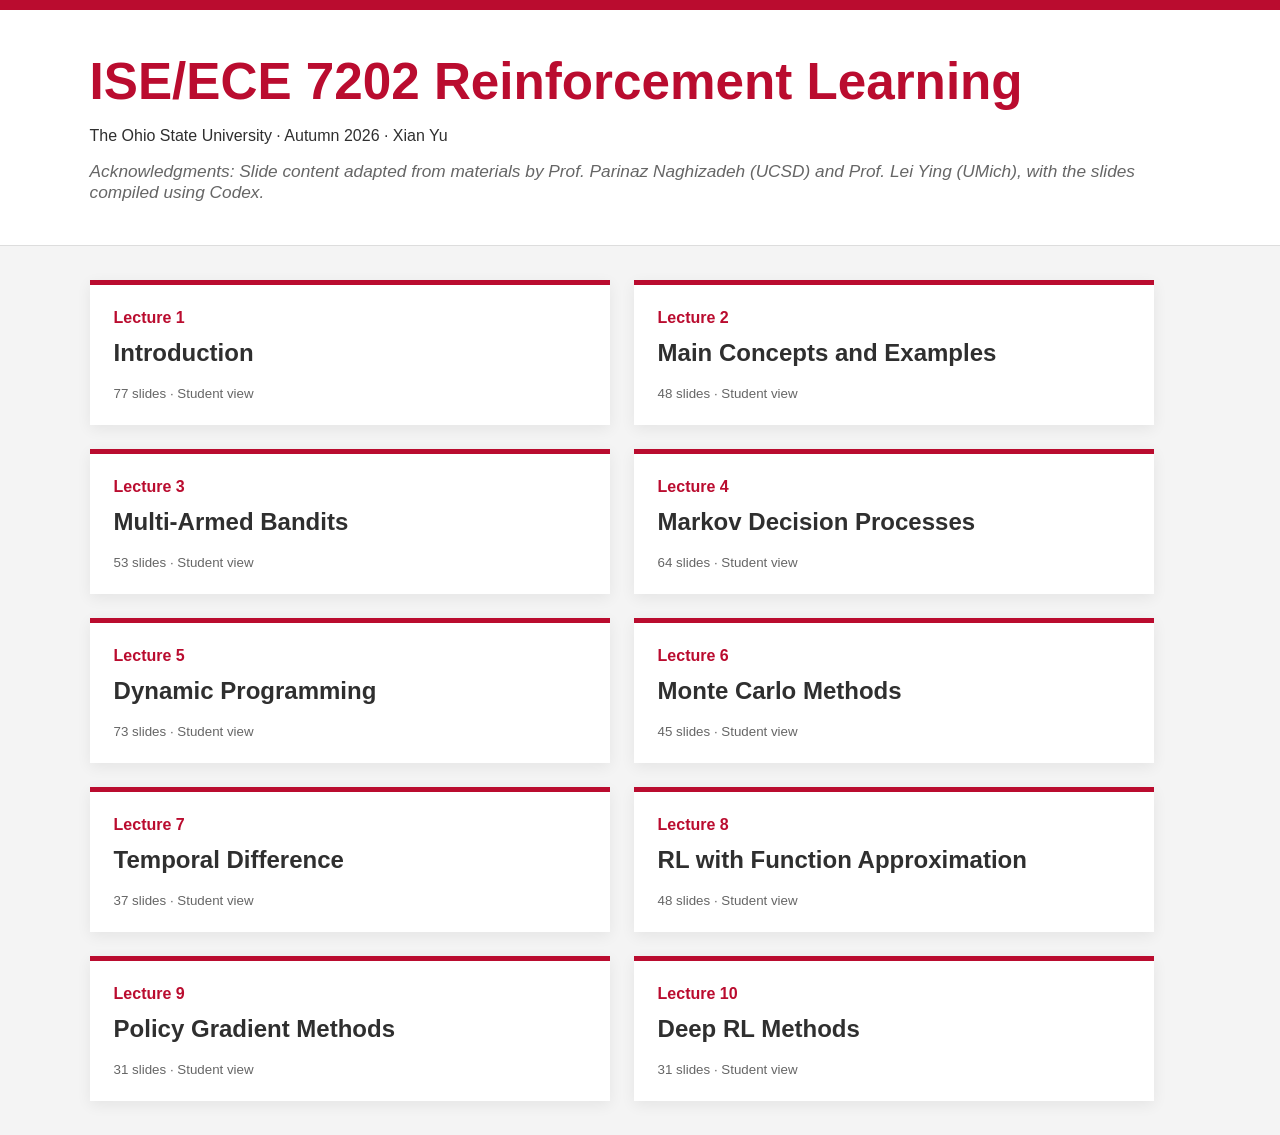
<file: index.html>
<!doctype html>
<html lang="en">
<head>
  <meta charset="utf-8">
  <meta name="viewport" content="width=device-width,initial-scale=1">
  <title>ISE/ECE 7202 Reinforcement Learning</title>
  <style>
    :root { --scarlet:#ba0c2f; --dark:#2f2f2f; }
    * { box-sizing:border-box; }
    body { margin:0; background:#f4f4f4; color:var(--dark); font-family:Arial,Helvetica,sans-serif; }
    header { padding:42px 7%; border-top:10px solid var(--scarlet); border-bottom:1px solid #ddd; background:#fff; }
    h1 { margin:0; color:var(--scarlet); font-size:clamp(30px,4vw,52px); }
    .credits { margin:12px 0 0; color:#666; font-size:clamp(15px,1.35vw,19px); font-style:italic; }
    main { display:grid; grid-template-columns:repeat(auto-fit,minmax(300px,520px)); gap:24px; padding:34px 7%; }
    a { display:flex; max-width:520px; min-height:145px; flex-direction:column; gap:12px; padding:24px; border-top:5px solid var(--scarlet); background:#fff; box-shadow:0 4px 14px #0001; color:inherit; text-decoration:none; }
    a span { color:var(--scarlet); font-weight:700; }
    a strong { font-size:24px; }
    a small { margin-top:auto; color:#666; }
  </style>
</head>
<body>
  <header>
    <h1>ISE/ECE 7202 Reinforcement Learning</h1>
    <p>The Ohio State University · Autumn 2026 · Xian Yu</p>
    <p class="credits">Acknowledgments: Slide content adapted from materials by Prof. Parinaz Naghizadeh (UCSD) and Prof. Lei Ying (UMich), with the slides compiled using Codex.</p>
  </header>
  <main>
    <a href="Lecture%201%20-%20Introduction/student/index.html">
      <span>Lecture 1</span><strong>Introduction</strong><small>77 slides · Student view</small>
    </a>
    <a href="Lecture%202%20-%20Main%20Concepts%20and%20Examples/student/index.html">
      <span>Lecture 2</span><strong>Main Concepts and Examples</strong><small>48 slides · Student view</small>
    </a>
    <a href="Lecture%203%20-%20Multi-armed%20Bandits/student/index.html">
      <span>Lecture 3</span><strong>Multi-Armed Bandits</strong><small>53 slides · Student view</small>
    </a>
    <a href="Lecture%204%20-%20Markov%20Decision%20Processes/student/index.html">
      <span>Lecture 4</span><strong>Markov Decision Processes</strong><small>64 slides · Student view</small>
    </a>
    <a href="Lecture%205%20-%20Dynamic%20Programming/student/index.html">
      <span>Lecture 5</span><strong>Dynamic Programming</strong><small>73 slides · Student view</small>
    </a>
    <a href="Lecture%206%20-%20Monte%20Carlo%20Methods/student/index.html">
      <span>Lecture 6</span><strong>Monte Carlo Methods</strong><small>45 slides · Student view</small>
    </a>
    <a href="Lecture%207%20-%20Temporal%20Difference/student/index.html">
      <span>Lecture 7</span><strong>Temporal Difference</strong><small>37 slides · Student view</small>
    </a>
    <a href="Lecture%208%20-%20RL%20with%20Function%20Approximation/student/index.html">
      <span>Lecture 8</span><strong>RL with Function Approximation</strong><small>48 slides · Student view</small>
    </a>
    <a href="Lecture%209%20-%20Policy%20Gradient%20Methods/student/index.html">
      <span>Lecture 9</span><strong>Policy Gradient Methods</strong><small>31 slides · Student view</small>
    </a>
    <a href="Lecture%2010%20-%20Deep%20RL%20Methods/student/index.html">
      <span>Lecture 10</span><strong>Deep RL Methods</strong><small>31 slides · Student view</small>
    </a>
  </main>
</body>
</html>
</file>
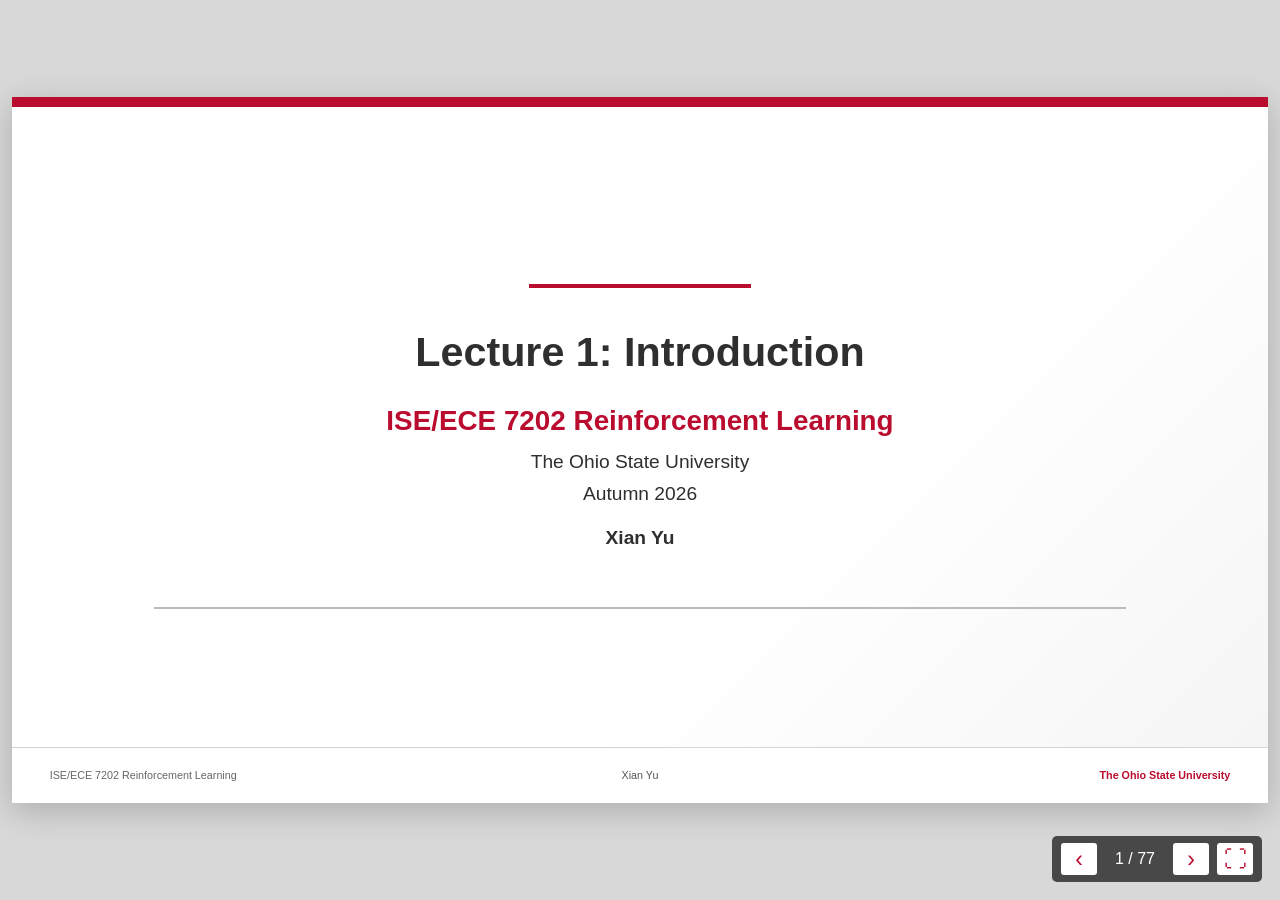
<file: Lecture 1 - Introduction/student/index.html>
<!doctype html>
<html lang="en">
<head>
  <meta charset="utf-8">
  <meta name="viewport" content="width=device-width,initial-scale=1,viewport-fit=cover">
  <title>ISE/ECE 7202 Reinforcement Learning - Lecture 1</title>
  <link rel="stylesheet" href="vendor/katex/katex.min.css">
  <link rel="stylesheet" href="styles.css">
  <script defer src="vendor/katex/katex.min.js"></script>
  <script defer src="vendor/katex/contrib/auto-render.min.js"></script>
  <script type="module" src="app.js"></script>
</head>
<body>
  <main id="deck" class="deck" aria-live="polite"></main>
  <nav class="controls" aria-label="Slide controls">
    <button id="prev" aria-label="Previous slide">‹</button>
    <span id="counter">1 / 77</span>
    <button id="next" aria-label="Next slide">›</button>
    <button id="full" aria-label="Enter fullscreen">⛶</button>
  </nav>
</body>
</html>
</file>
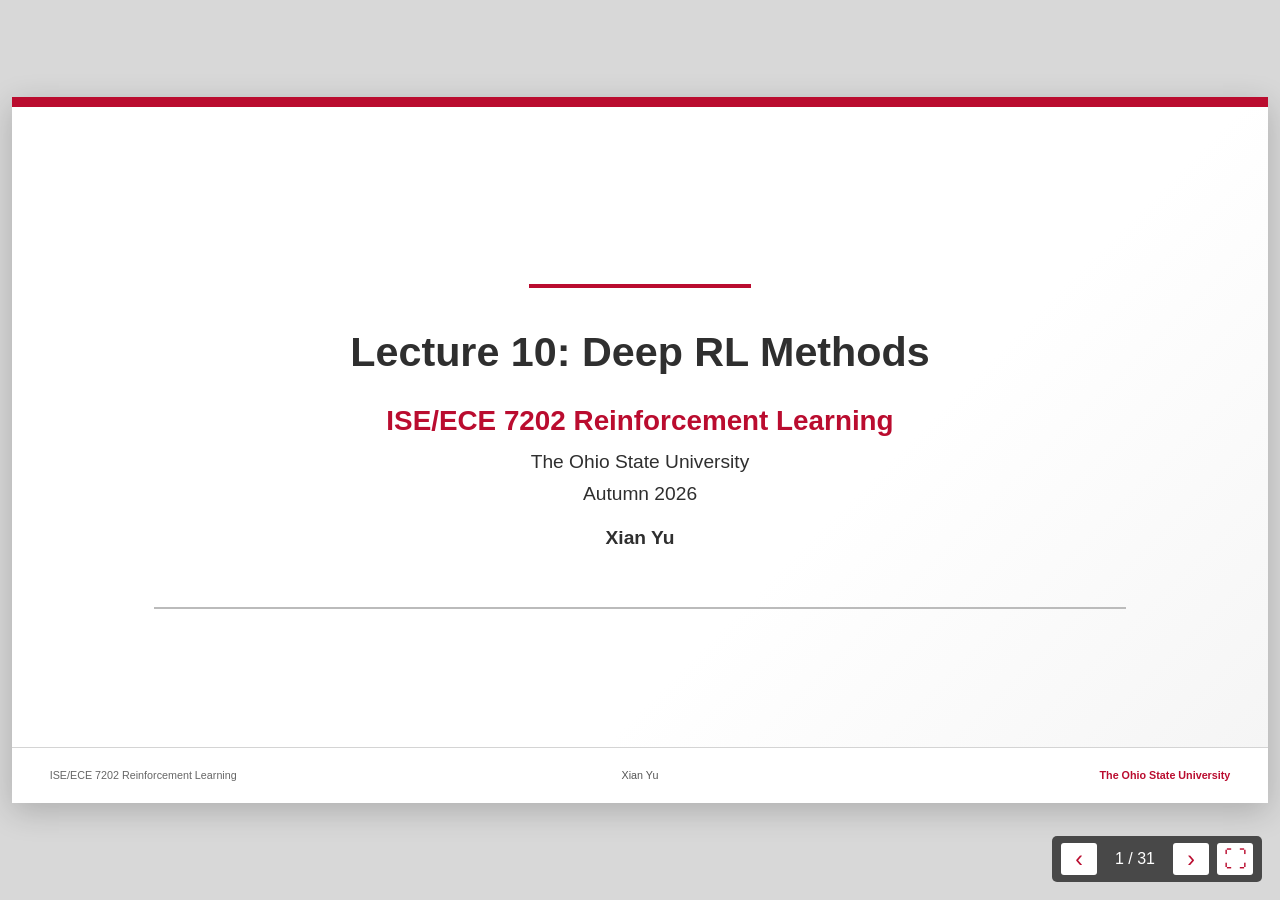
<file: Lecture 10 - Deep RL Methods/student/index.html>
<!doctype html>
<html lang="en">
<head>
  <meta charset="utf-8">
  <meta name="viewport" content="width=device-width,initial-scale=1,viewport-fit=cover">
  <title>ISE/ECE 7202 Reinforcement Learning - Lecture 10</title>
  <link rel="stylesheet" href="vendor/katex/katex.min.css">
  <link rel="stylesheet" href="styles.css">
  <script defer src="vendor/katex/katex.min.js"></script>
  <script defer src="vendor/katex/contrib/auto-render.min.js"></script>
  <script type="module" src="app.js"></script>
</head>
<body>
  <main id="deck" class="deck" aria-live="polite"></main>
  <nav class="controls" aria-label="Slide controls">
    <button id="prev" aria-label="Previous slide">‹</button>
    <span id="counter">1 / 31</span>
    <button id="next" aria-label="Next slide">›</button>
    <button id="full" aria-label="Enter fullscreen">⛶</button>
  </nav>
</body>
</html>
</file>
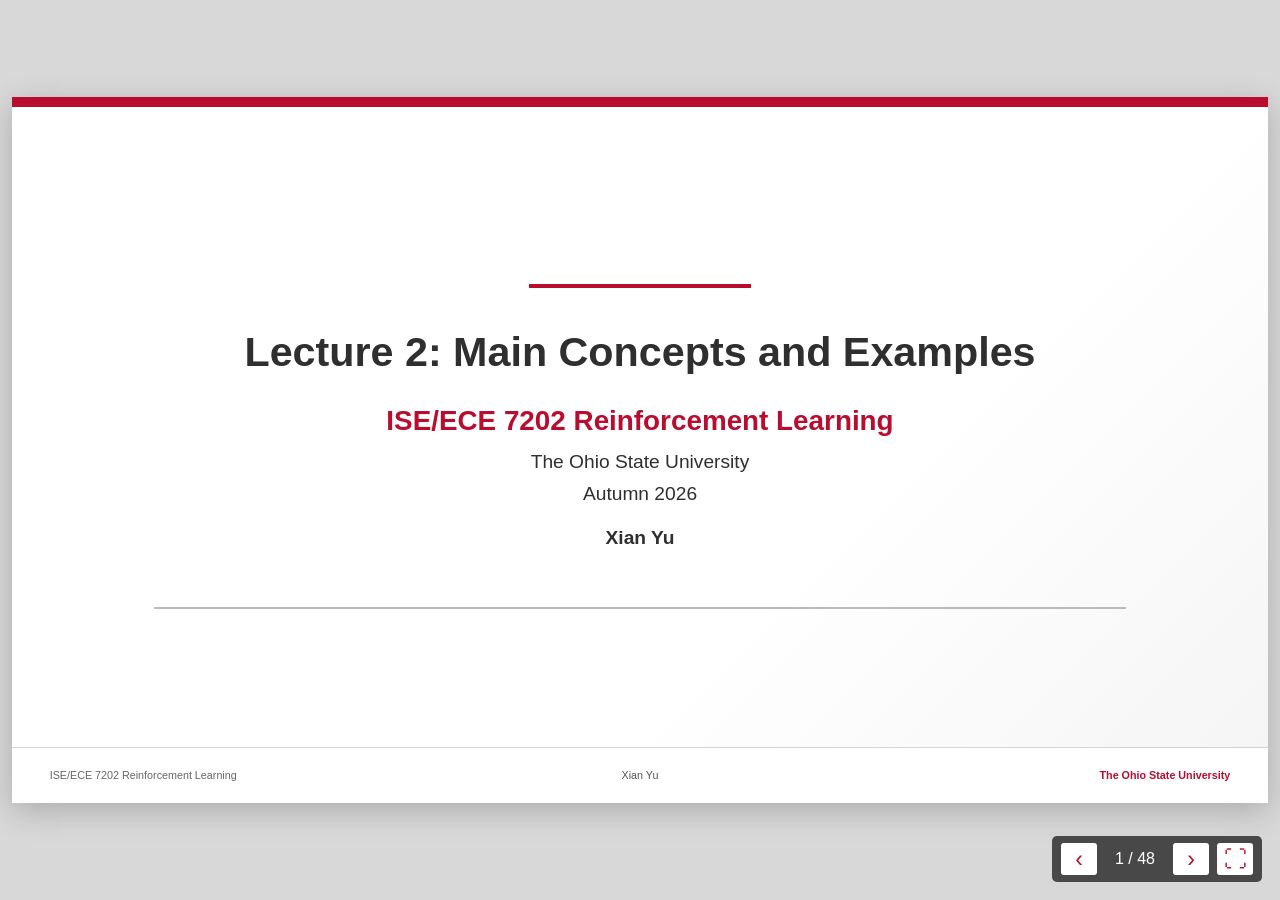
<file: Lecture 2 - Main Concepts and Examples/student/index.html>
<!doctype html>
<html lang="en">
<head>
  <meta charset="utf-8">
  <meta name="viewport" content="width=device-width,initial-scale=1,viewport-fit=cover">
  <title>ISE/ECE 7202 Reinforcement Learning - Lecture 2</title>
  <link rel="stylesheet" href="vendor/katex/katex.min.css">
  <link rel="stylesheet" href="styles.css">
  <script defer src="vendor/katex/katex.min.js"></script>
  <script defer src="vendor/katex/contrib/auto-render.min.js"></script>
  <script type="module" src="app.js"></script>
</head>
<body>
  <main id="deck" class="deck" aria-live="polite"></main>
  <nav class="controls" aria-label="Slide controls">
    <button id="prev" aria-label="Previous slide">‹</button>
    <span id="counter">1 / 48</span>
    <button id="next" aria-label="Next slide">›</button>
    <button id="full" aria-label="Enter fullscreen">⛶</button>
  </nav>
</body>
</html>
</file>
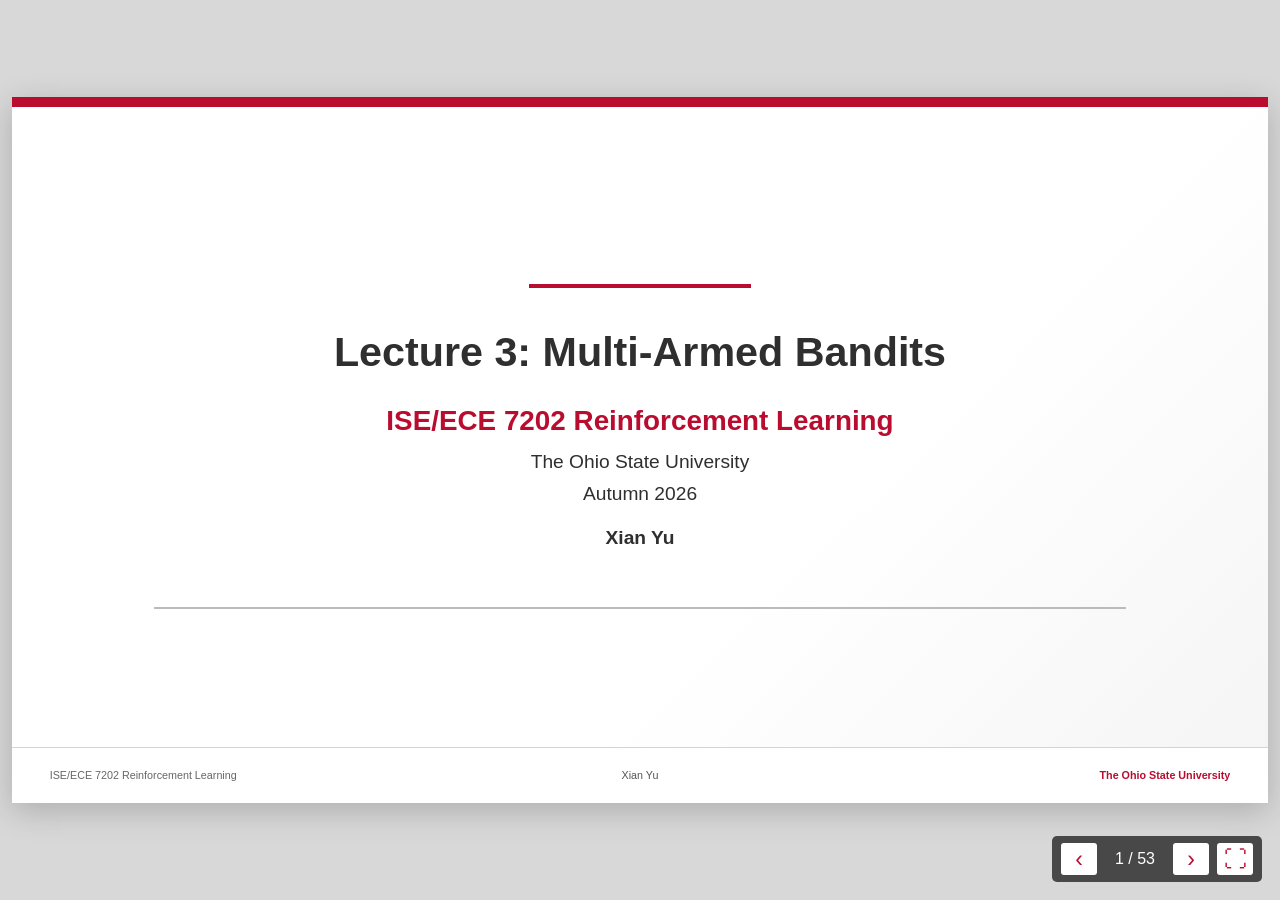
<file: Lecture 3 - Multi-armed Bandits/student/index.html>
<!doctype html>
<html lang="en">
<head>
  <meta charset="utf-8">
  <meta name="viewport" content="width=device-width,initial-scale=1,viewport-fit=cover">
  <title>ISE/ECE 7202 Reinforcement Learning - Lecture 3</title>
  <link rel="stylesheet" href="vendor/katex/katex.min.css">
  <link rel="stylesheet" href="styles.css">
  <script defer src="vendor/katex/katex.min.js"></script>
  <script defer src="vendor/katex/contrib/auto-render.min.js"></script>
  <script type="module" src="app.js"></script>
</head>
<body>
  <main id="deck" class="deck" aria-live="polite"></main>
  <nav class="controls" aria-label="Slide controls">
    <button id="prev" aria-label="Previous slide">‹</button>
    <span id="counter">1 / 55</span>
    <button id="next" aria-label="Next slide">›</button>
    <button id="full" aria-label="Enter fullscreen">⛶</button>
  </nav>
</body>
</html>
</file>
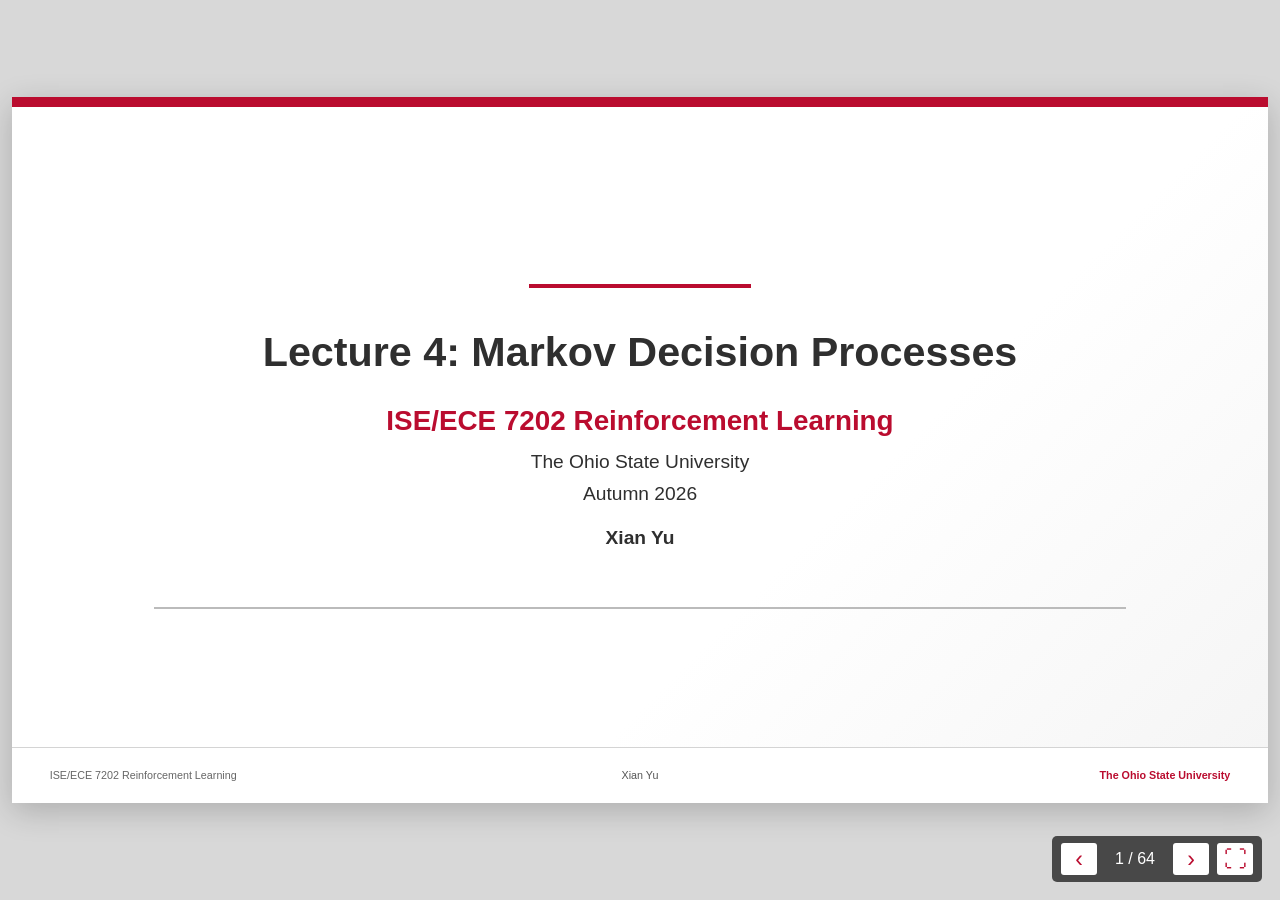
<file: Lecture 4 - Markov Decision Processes/student/index.html>
<!doctype html>
<html lang="en">
<head>
  <meta charset="utf-8">
  <meta name="viewport" content="width=device-width,initial-scale=1,viewport-fit=cover">
  <title>ISE/ECE 7202 Reinforcement Learning - Lecture 4</title>
  <link rel="stylesheet" href="vendor/katex/katex.min.css">
  <link rel="stylesheet" href="styles.css">
  <script defer src="vendor/katex/katex.min.js"></script>
  <script defer src="vendor/katex/contrib/auto-render.min.js"></script>
  <script type="module" src="app.js"></script>
</head>
<body>
  <main id="deck" class="deck" aria-live="polite"></main>
  <nav class="controls" aria-label="Slide controls">
    <button id="prev" aria-label="Previous slide">‹</button>
    <span id="counter">1 / 69</span>
    <button id="next" aria-label="Next slide">›</button>
    <button id="full" aria-label="Enter fullscreen">⛶</button>
  </nav>
</body>
</html>
</file>
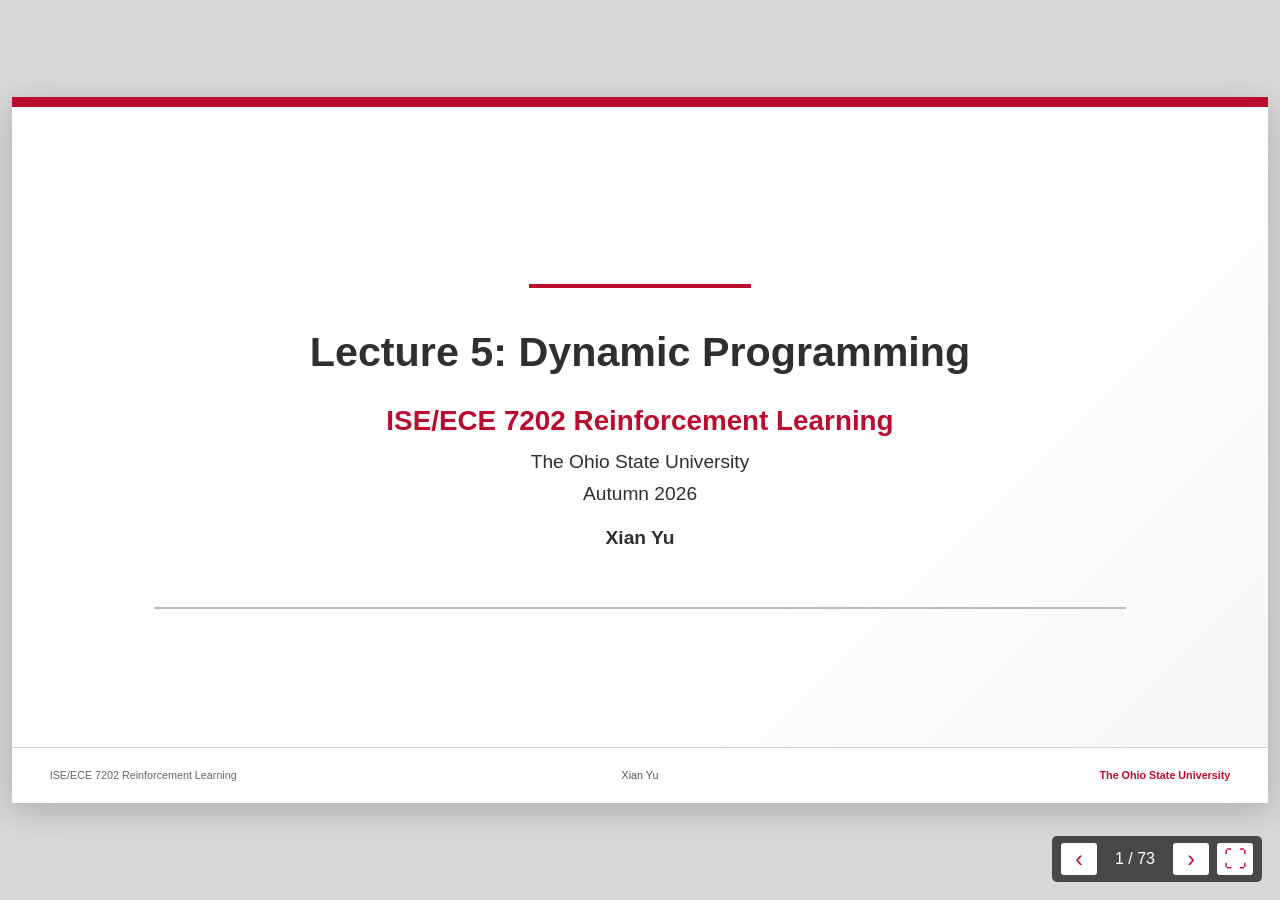
<file: Lecture 5 - Dynamic Programming/student/index.html>
<!doctype html>
<html lang="en">
<head>
  <meta charset="utf-8">
  <meta name="viewport" content="width=device-width,initial-scale=1,viewport-fit=cover">
  <title>ISE/ECE 7202 Reinforcement Learning - Lecture 5</title>
  <link rel="stylesheet" href="vendor/katex/katex.min.css">
  <link rel="stylesheet" href="styles.css">
  <script defer src="vendor/katex/katex.min.js"></script>
  <script defer src="vendor/katex/contrib/auto-render.min.js"></script>
  <script type="module" src="app.js"></script>
</head>
<body>
  <main id="deck" class="deck" aria-live="polite"></main>
  <nav class="controls" aria-label="Slide controls">
    <button id="prev" aria-label="Previous slide">‹</button>
    <span id="counter">1 / 50</span>
    <button id="next" aria-label="Next slide">›</button>
    <button id="full" aria-label="Enter fullscreen">⛶</button>
  </nav>
</body>
</html>
</file>
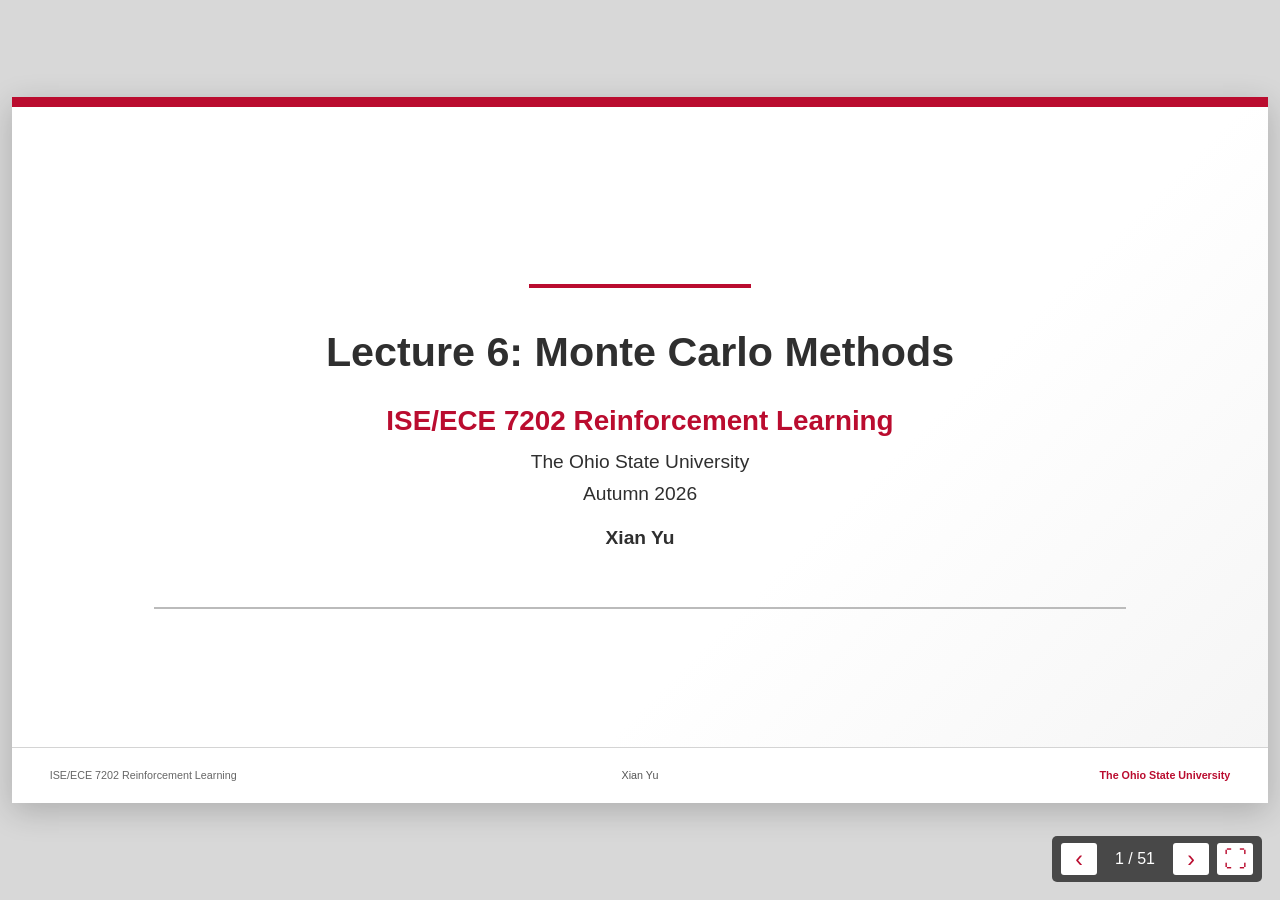
<file: Lecture 6 - Monte Carlo Methods/student/index.html>
<!doctype html>
<html lang="en">
<head>
  <meta charset="utf-8">
  <meta name="viewport" content="width=device-width,initial-scale=1,viewport-fit=cover">
  <title>ISE/ECE 7202 Reinforcement Learning - Lecture 6</title>
  <link rel="stylesheet" href="vendor/katex/katex.min.css">
  <link rel="stylesheet" href="styles.css">
  <script defer src="vendor/katex/katex.min.js"></script>
  <script defer src="vendor/katex/contrib/auto-render.min.js"></script>
  <script type="module" src="app.js"></script>
</head>
<body>
  <main id="deck" class="deck" aria-live="polite"></main>
  <nav class="controls" aria-label="Slide controls">
    <button id="prev" aria-label="Previous slide">‹</button>
    <span id="counter">1 / 51</span>
    <button id="next" aria-label="Next slide">›</button>
    <button id="full" aria-label="Enter fullscreen">⛶</button>
  </nav>
</body>
</html>
</file>
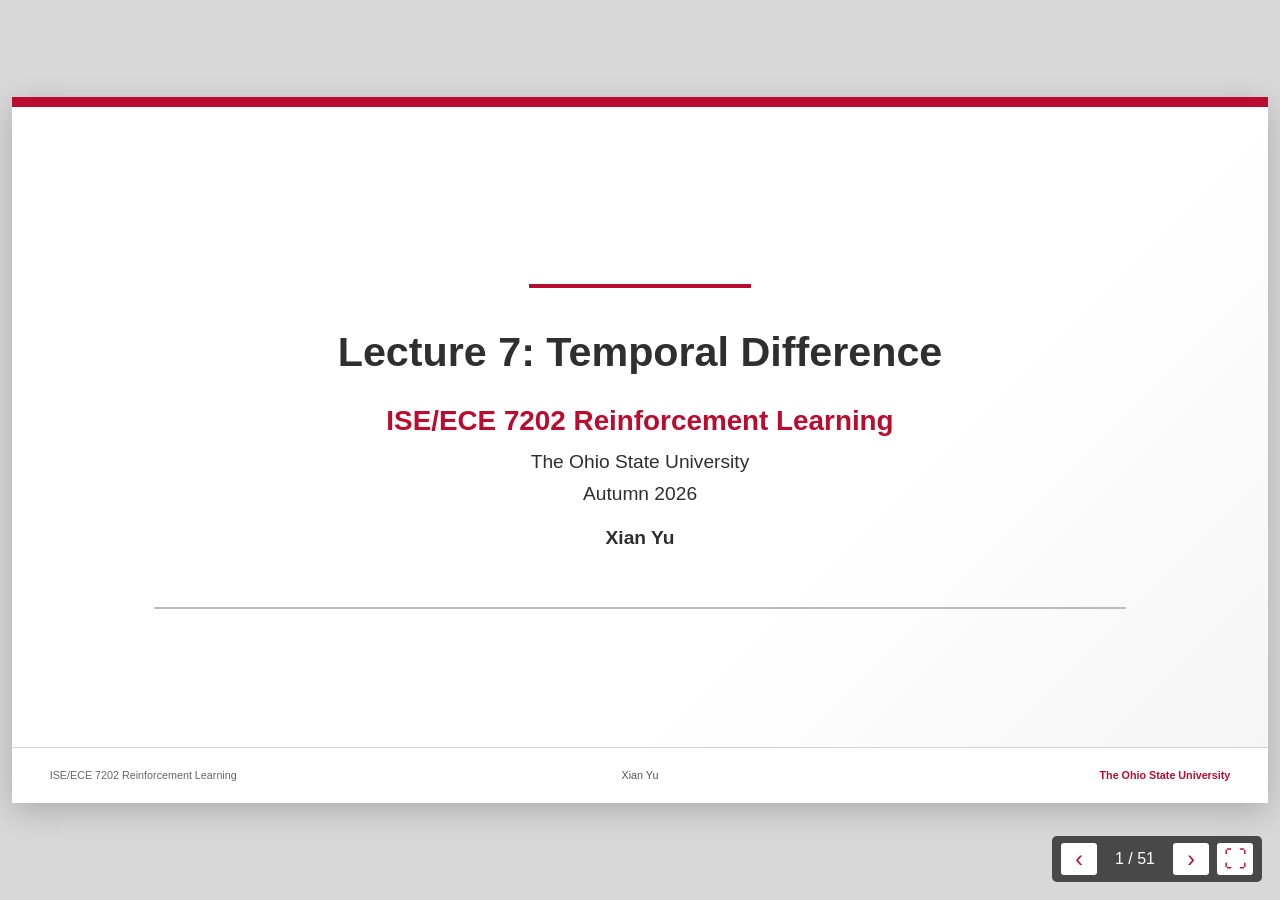
<file: Lecture 7 - Temporal Difference/student/index.html>
<!doctype html>
<html lang="en">
<head>
  <meta charset="utf-8">
  <meta name="viewport" content="width=device-width,initial-scale=1,viewport-fit=cover">
  <title>ISE/ECE 7202 Reinforcement Learning - Lecture 7</title>
  <link rel="stylesheet" href="vendor/katex/katex.min.css">
  <link rel="stylesheet" href="styles.css">
  <script defer src="vendor/katex/katex.min.js"></script>
  <script defer src="vendor/katex/contrib/auto-render.min.js"></script>
  <script type="module" src="app.js"></script>
</head>
<body>
  <main id="deck" class="deck" aria-live="polite"></main>
  <nav class="controls" aria-label="Slide controls">
    <button id="prev" aria-label="Previous slide">‹</button>
    <span id="counter">1 / 51</span>
    <button id="next" aria-label="Next slide">›</button>
    <button id="full" aria-label="Enter fullscreen">⛶</button>
  </nav>
</body>
</html>
</file>
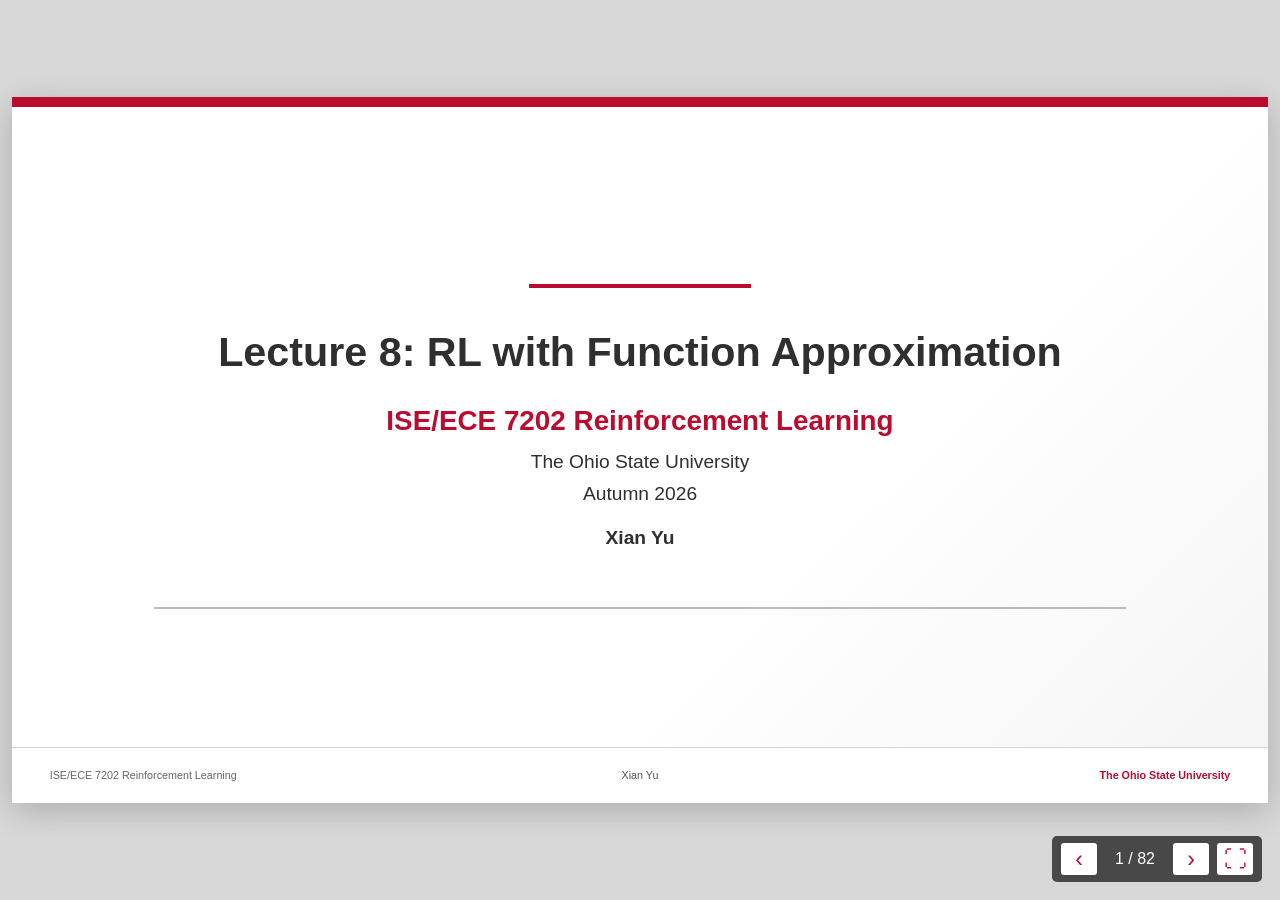
<file: Lecture 8 - RL with Function Approximation/student/index.html>
<!doctype html>
<html lang="en">
<head>
  <meta charset="utf-8">
  <meta name="viewport" content="width=device-width,initial-scale=1,viewport-fit=cover">
  <title>ISE/ECE 7202 Reinforcement Learning - Lecture 8</title>
  <link rel="stylesheet" href="vendor/katex/katex.min.css">
  <link rel="stylesheet" href="styles.css">
  <script defer src="vendor/katex/katex.min.js"></script>
  <script defer src="vendor/katex/contrib/auto-render.min.js"></script>
  <script type="module" src="app.js"></script>
</head>
<body>
  <main id="deck" class="deck" aria-live="polite"></main>
  <nav class="controls" aria-label="Slide controls">
    <button id="prev" aria-label="Previous slide">‹</button>
    <span id="counter">1 / 82</span>
    <button id="next" aria-label="Next slide">›</button>
    <button id="full" aria-label="Enter fullscreen">⛶</button>
  </nav>
</body>
</html>
</file>
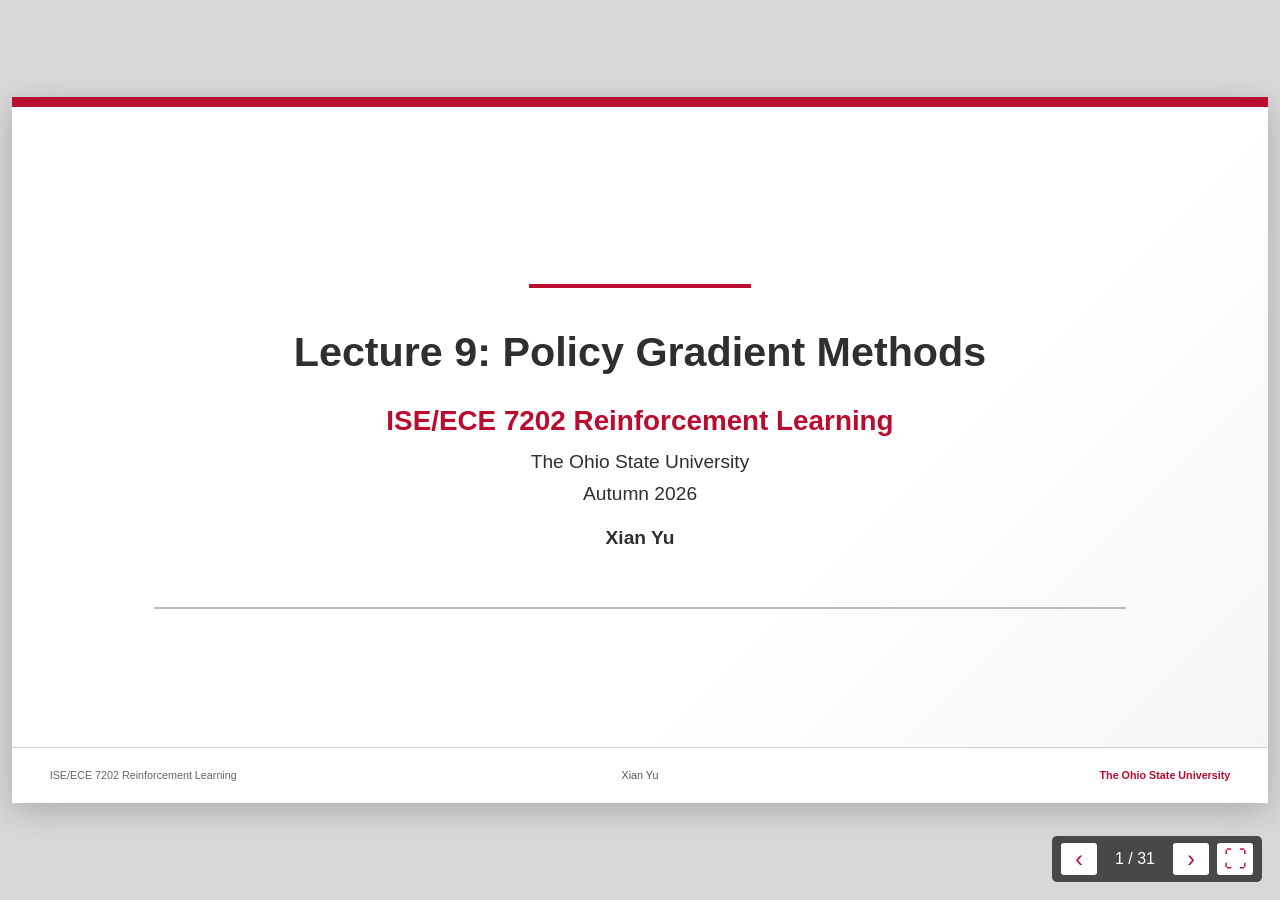
<file: Lecture 9 - Policy Gradient Methods/student/index.html>
<!doctype html>
<html lang="en">
<head>
  <meta charset="utf-8">
  <meta name="viewport" content="width=device-width,initial-scale=1,viewport-fit=cover">
  <title>ISE/ECE 7202 Reinforcement Learning - Lecture 9</title>
  <link rel="stylesheet" href="vendor/katex/katex.min.css">
  <link rel="stylesheet" href="styles.css">
  <script defer src="vendor/katex/katex.min.js"></script>
  <script defer src="vendor/katex/contrib/auto-render.min.js"></script>
  <script type="module" src="app.js"></script>
</head>
<body>
  <main id="deck" class="deck" aria-live="polite"></main>
  <nav class="controls" aria-label="Slide controls">
    <button id="prev" aria-label="Previous slide">‹</button>
    <span id="counter">1 / 31</span>
    <button id="next" aria-label="Next slide">›</button>
    <button id="full" aria-label="Enter fullscreen">⛶</button>
  </nav>
</body>
</html>
</file>
<file: Lecture 1 - Introduction/student/styles.css>
:root { --scarlet:#ba0c2f; --dark:#2f2f2f; --gray:#666; --light:#f3f3f3; }
* { box-sizing:border-box; }
html,body { width:100%; height:100%; margin:0; overflow:hidden; }
body { background:#d8d8d8; color:var(--dark); font-family:Arial,Helvetica,sans-serif; }
.deck { width:100vw; height:100vh; display:grid; place-items:center; padding:12px; }
.slide { position:relative; width:min(100%,177.778vh); aspect-ratio:16/9; overflow:hidden; background:#fff; box-shadow:0 8px 30px #0003; }
.slide::before { content:""; position:absolute; inset:0 0 auto; height:10px; background:var(--scarlet); }
header { height:13%; display:flex; align-items:end; padding:0 5.2% 1.2%; border-bottom:1px solid #ddd; }
h1 { margin:0; color:var(--scarlet); font-size:clamp(24px,3.05vw,48px); font-weight:600; line-height:1.05; }
.body { height:79%; padding:2.6% 6.2%; font-size:clamp(16px,1.5vw,25.5px); line-height:1.32; overflow:hidden; }
.slide:not(.title) .body { font-size:clamp(17px,1.68vw,28.5px); }
.body p { margin:.34em 0; }
.body li { margin:.26em 0; }
.body ul { margin:.2em 0 .5em 1em; }
.muted { color:#cfd3d7; }
.spaced { margin-top:1.3em !important; }
.slide.rl-definition-uniform .body { font-size:clamp(17px,1.68vw,28.5px); line-height:1.38; }
.slide.rl-definition-uniform .body p { margin:.72em 0; }
.interaction-reference-slide .body { display:flex; align-items:center; justify-content:center; padding:1.2% 5%; }
.interaction-reference { width:94%; height:96%; margin:0; display:flex; align-items:center; justify-content:center; }
.interaction-reference img { width:100%; height:100%; object-fit:contain; }
.ml-overview-slide .body { padding-top:1.4%; }
.dp-relation-slide .body { padding-top:1.15%; }
.dp-overview { font-size:1em; line-height:1.18; }
.dp-kicker { margin:0 0 .75em !important; color:var(--scarlet); font-size:1.08em; }
.dp-overview > ul { margin-left:1.15em; }
.dp-overview > ul > li { margin:.56em 0; padding-left:.15em; }
.dp-overview ol { margin:.28em 0 0 1.15em; }
.dp-overview ol li { margin:.18em 0; padding-left:.18em; }
.dp-overview li::marker { color:var(--scarlet); }
.dp-overview li.muted::marker { color:#cfd3d7; }
.dp-example-slide .body { padding-top:1.5%; }
.dp-network-intro-slide .body { padding:1.15% 5.5% 1.3%; }
.dp-network-intro { display:grid; grid-template-rows:minmax(0,1fr) auto auto; height:100%; align-items:center; }
.dp-network-intro .dp-network-figure { width:83%; }
.dp-network-intro p { width:94%; margin:.22em auto; }
.dp-method strong { color:var(--scarlet); font-weight:500; }
.dp-network-figure { position:relative; width:76%; margin:.2em auto; overflow:visible; }
.dp-network-svg { display:block; width:100%; height:auto; overflow:visible; }
.dp-network-svg #dp-arrow path { fill:#222; }
.dp-network-edges line { stroke:#222; stroke-width:2.2; marker-end:url(#dp-arrow); }
.dp-network-nodes circle { fill:#fff; stroke:#222; stroke-width:2; }
.dp-node-labels text { font:44px Arial,Helvetica,sans-serif; text-anchor:middle; }
.dp-edge-labels text { fill:#111; stroke:#fff; stroke-width:8px; paint-order:stroke; font:34px Arial,Helvetica,sans-serif; text-anchor:middle; }
.dp-path-value { position:absolute; z-index:2; transform:translate(-50%,-50%); padding:.02em .14em; background:rgba(255,255,255,.92); color:var(--scarlet); font-size:1.05em; font-weight:700; white-space:nowrap; }
.dp-v-start { left:7%; top:24%; }
.dp-v-top-1 { left:28.8%; top:1%; }
.dp-v-bottom-1 { left:28.8%; top:92%; }
.dp-v-top-2 { left:50%; top:1%; }
.dp-v-bottom-2 { left:50%; top:92%; }
.dp-v-top-3 { left:71.2%; top:1%; }
.dp-v-bottom-3 { left:71.2%; top:92%; }
.dp-destination-note { position:absolute; left:78%; top:82%; color:var(--scarlet); font-size:.58em; line-height:1.05; }
.dp-network-computation-slide .body { padding:.7% 4.8% .8%; }
.dp-network-computation { height:100%; font-size:1em; line-height:1.18; }
.dp-network-computation > p:first-child { margin:0 0 .15em; }
.dp-network-computation ul { margin:.1em 0 .05em 1.15em; }
.dp-network-computation li { margin:.08em 0; }
.dp-network-computation .dp-network-figure { width:70%; margin:1.15em auto 0; }
.dp-comparison-count { margin:-.05em auto 0 !important; color:var(--scarlet); text-align:center; }
.dp-principle-slide .body { padding:1% 4.4% 1.1%; }
.dp-shortest-path-principle > p { margin:0 0 .45em; }
.dp-principle-card { padding:0 0 .3em; overflow:hidden; border-radius:.3em; background:#f1f2f5; box-shadow:0 3px 8px #0003; font-size:.82em; line-height:1.15; }
.dp-principle-card h2 { margin:0 0 .25em; padding:.18em .45em; background:var(--scarlet); color:#fff; font-size:1.08em; font-weight:500; }
.dp-principle-card > p { margin:.18em .55em; }
.dp-principle-card .display { margin:.3em auto; }
.dp-proof-row { display:grid; grid-template-columns:1.55em 1fr; gap:.42em; align-items:start; margin:.25em .55em 0; }
.dp-proof-row > span { display:grid; width:1.35em; height:1.35em; place-items:center; border-radius:50%; background:var(--scarlet); color:#fff; font-size:.75em; font-weight:700; }
.dp-proof-row p { margin:.12em 0; }
.dp-proof-row .display { margin:.2em auto; }
.finite-dp-slide .body { padding:2% 6%; }
.finite-dp-layout { height:100%; }
.finite-dp-layout > p:first-child { margin:0 0 .55em; }
.finite-dp-layout .display { margin:.8em auto; }
.finite-dp-definitions { width:max-content; margin:0 auto 1em !important; padding-bottom:.12em; border-bottom:1px solid #555; }
.finite-dp-example { margin-top:.85em; }
.finite-dp-example p { margin:.2em 0; }
.finite-dp-optimum { margin-top:1.15em; }
.terminal-cost { display:grid; grid-template-columns:1fr auto 1fr; align-items:center; }
.terminal-cost .display { grid-column:2; }
.terminal-cost > span { grid-column:3; justify-self:end; }
.finite-dp-backward { font-size:.92em; line-height:1.2; }
.finite-dp-backward .display { margin:.55em auto; }
.stochastic-dp-slide .body { padding:1.1% 5.2% 1.2%; }
.stochastic-network-stack { width:100%; }
.stochastic-network-figure { width:78%; margin:.3em auto .05em; }
.stochastic-network-figure .dp-network-svg { width:100%; }
.stochastic-network-figure.highlight-stage-3 .dp-network-nodes circle:nth-child(6),
.stochastic-network-figure.highlight-stage-3 .dp-network-nodes circle:nth-child(7),
.stochastic-network-figure.highlight-top-2 .dp-network-nodes circle:nth-child(4),
.stochastic-network-figure.highlight-bottom-2 .dp-network-nodes circle:nth-child(5) { stroke:var(--scarlet); stroke-width:5; }
.stochastic-network-figure.highlight-top-1 .dp-network-nodes circle:nth-child(2),
.stochastic-network-figure.highlight-bottom-1 .dp-network-nodes circle:nth-child(3),
.stochastic-network-figure.highlight-start .dp-network-nodes circle:nth-child(1) { stroke:var(--scarlet); stroke-width:5; }
.stochastic-network-figure.highlight-stage-3 .dp-network-edges line:nth-child(11),
.stochastic-network-figure.highlight-stage-3 .dp-network-edges line:nth-child(12),
.stochastic-network-figure.highlight-top-2 .dp-network-edges line:nth-child(7),
.stochastic-network-figure.highlight-top-2 .dp-network-edges line:nth-child(8),
.stochastic-network-figure.highlight-bottom-2 .dp-network-edges line:nth-child(9),
.stochastic-network-figure.highlight-bottom-2 .dp-network-edges line:nth-child(10) { stroke:var(--scarlet); stroke-width:4; }
.stochastic-network-figure.highlight-top-1 .dp-network-edges line:nth-child(3),
.stochastic-network-figure.highlight-top-1 .dp-network-edges line:nth-child(4),
.stochastic-network-figure.highlight-bottom-1 .dp-network-edges line:nth-child(5),
.stochastic-network-figure.highlight-bottom-1 .dp-network-edges line:nth-child(6),
.stochastic-network-figure.highlight-start .dp-network-edges line:nth-child(1),
.stochastic-network-figure.highlight-start .dp-network-edges line:nth-child(2) { stroke:var(--scarlet); stroke-width:4; }
.stochastic-action,.stochastic-value { position:absolute; z-index:2; transform:translate(-50%,-50%); padding:.02em .14em; background:rgba(255,255,255,.94); color:var(--scarlet); font-weight:700; white-space:nowrap; }
.stochastic-action { font-size:.8em; }
.stochastic-action-up { left:28.8%; top:2%; }
.stochastic-action-down { left:28.8%; top:95%; }
.stochastic-value { font-size:.88em; }
.stochastic-value-start { left:7.2%; top:8%; }
.stochastic-value-top-1 { left:28.8%; top:1%; }
.stochastic-value-bottom-1 { left:28.8%; top:95%; }
.stochastic-value-top-2 { left:50%; top:1%; }
.stochastic-value-bottom-2 { left:50%; top:95%; }
.stochastic-value-top-3 { left:71.2%; top:1%; }
.stochastic-value-bottom-3 { left:71.2%; top:95%; }
.stochastic-stage-axis { position:relative; display:block; width:78%; height:1.25em; margin:-.08em auto 0; padding-top:.1em; border-top:1px dashed #888; font-size:.78em; text-align:center; }
.stochastic-stage-axis strong { position:absolute; left:0; transform:translateX(-115%); font-weight:400; }
.stochastic-stage-axis span { position:absolute; transform:translateX(-50%); }
.stochastic-stage-axis span:nth-of-type(1) { left:7.2%; }
.stochastic-stage-axis span:nth-of-type(2) { left:28.8%; }
.stochastic-stage-axis span:nth-of-type(3) { left:50%; }
.stochastic-stage-axis span:nth-of-type(4) { left:71.2%; }
.stochastic-stage-axis span:nth-of-type(5) { left:92.8%; }
.stochastic-intro { height:100%; }
.stochastic-intro .stochastic-network-figure { width:72%; margin-top:-.2em; }
.stochastic-intro > p { margin:.05em 0 .15em; }
.stochastic-transition-grid { display:grid; grid-template-columns:max-content 1fr; gap:.15em .7em; align-items:center; width:84%; margin:.1em auto 0; }
.stochastic-transition-grid > span:nth-child(odd) { color:var(--scarlet); font-weight:700; }
.stochastic-policy { height:100%; }
.stochastic-policy .stochastic-network-figure { width:74%; margin-top:.25em; }
.stochastic-policy p { margin:.2em 0; }
.stochastic-fixed-sequence { position:relative; display:inline-block; }
.stochastic-fixed-sequence.rejected::after { content:""; position:absolute; left:-1%; right:-1%; top:52%; height:4px; background:var(--scarlet); transform:rotate(-3deg); }
.stochastic-no { color:var(--scarlet); font-size:1.25em; font-weight:800; }
.stochastic-state-policy { margin-top:.55em !important; color:var(--scarlet); font-weight:700; }
.stochastic-cost-slide .body { padding-top:.55%; }
.stochastic-cost-example { height:100%; line-height:1.22; }
.stochastic-cost-example .stochastic-network-figure { width:72%; margin-top:.15em; }
.stochastic-cost-example > p { margin:.18em 0; }
.stochastic-cost-example ul { margin:.12em 0 0 1.05em; }
.stochastic-cost-example li { margin:.18em 0; }
.stochastic-definition { height:100%; line-height:1.18; }
.stochastic-definition p { margin:.18em 0; }
.stochastic-definition .display { margin:.45em auto; }
.stochastic-backward-slide .body { padding-top:.65%; }
.stochastic-backward-forward { height:100%; font-size:1em; line-height:1.15; }
.stochastic-backward-forward p { margin:.13em 0; }
.stochastic-backward-forward .display { margin:.28em auto; }
.stochastic-expectation-note { width:86%; margin:-.12em auto .38em !important; color:#555; font-size:.88em; text-align:center; }
.stochastic-recursion-slide .body { padding-top:.55%; }
.stochastic-recursion-finish .stochastic-network-figure { width:72%; margin-top:.12em; }
.stochastic-current-state { margin:.12em 0 !important; }
.stochastic-recursion-finish ul { margin:.1em 0 0 1.05em; }
.stochastic-recursion-finish li { margin:.18em 0; }
.stochastic-recursion-finish .stochastic-optimum { margin-top:.35em; color:var(--scarlet); font-weight:700; }
.stochastic-worked-slide .body { padding:.15% 3.7% .55%; }
.stochastic-worked-example { height:100%; line-height:1.12; }
.stochastic-worked-example .stochastic-network-figure { width:69%; margin:.1em auto 0; }
.stochastic-worked-example .stochastic-stage-axis { width:69%; margin-top:-.16em; }
.stochastic-legend { margin:.18em 0 .05em !important; }
.stochastic-example-equations { margin-top:.18em; font-size:.82em; }
.stochastic-example-equations p { margin:.22em 0; }
.stochastic-example-equations .katex { font-size:1em; }
.bellman-slide .body { padding:.8% 4.8% .8%; }
.bellman-equation-slide { height:100%; font-size:1em; line-height:1.16; }
.bellman-equation-slide > p { margin:.12em 0; }
.bellman-equation-slide .display { margin:.25em auto .4em; }
.bellman-equation-slide .display .katex { font-size:.94em; }
.bellman-difficulties { margin:.18em 0 0 1.35em !important; }
.bellman-difficulties li { margin:.22em 0; padding-left:.2em; }
.bellman-difficulties li::marker { color:var(--scarlet); }
.bellman-difficulties .bellman-solution { display:block; margin:.08em 0 0 .8em; color:var(--scarlet); }
.ml-overview-layout { display:grid; grid-template-columns:31% 1fr; gap:1.5em; align-items:center; height:100%; }
.ml-overview-layout > div:last-child { font-size:.9em; }
.ml-overview-layout ul ul { margin-top:.15em; }
.ml-cycle { display:grid; grid-template-columns:1fr 1fr; grid-template-rows:auto auto auto; gap:.7em .6em; align-items:center; text-align:center; }
.ml-cycle-box { grid-column:1 / -1; padding:1em .5em; border-top:5px solid var(--scarlet); border-bottom:2px solid #999; background:#f4f4f4; font-weight:700; }
.ml-agent { grid-row:1; }
.ml-environment { grid-row:3; }
.ml-cycle-label { color:#555; font-weight:700; }
.ml-cycle-label span { display:block; color:var(--scarlet); font-size:2.1em; line-height:1; }
.ml-action { grid-column:1; grid-row:2; }
.ml-state { grid-column:2; grid-row:2; }
.ml-cycle-slide .body { display:flex; align-items:center; justify-content:center; padding:2% 13%; }
.ml-cycle-stack { width:100%; }
.ml-cycle-slide .ml-cycle { width:72%; margin:0 auto; font-size:1.25em; }
.ml-cycle-slide .ml-cycle-box { padding:1.15em .6em; }
.ml-cycle-caption { width:92%; margin:1.05em auto 0 !important; color:var(--dark); font-size:.88em; line-height:1.28; text-align:center; }
.logistics-slide .body { padding-top:2.1%; }
.logistics-layout { width:90%; margin:0 auto; }
.logistics-kicker { margin:0 0 1.35em !important; color:var(--scarlet); font-size:1.08em; font-weight:500; }
.logistics-list { margin-left:1.2em !important; }
.logistics-list li { margin:.76em 0; padding-left:.18em; }
.logistics-list li::marker { color:var(--scarlet); }
.logistics-list a { color:var(--scarlet); font-weight:700; text-decoration:underline; text-underline-offset:.12em; }
.notes-challenges-slide .body { padding:1.25% 5.5% 1%; line-height:1.16; }
.notes-challenges-list { margin:.05em 0 0 1.05em !important; }
.notes-challenges-list > li { margin:.46em 0; }
.notes-challenges-list ul { margin:.2em 0 .05em 1.05em; }
.notes-challenges-list ul li { margin:.18em 0; }
.notes-challenges-list li::marker { color:var(--scarlet); }
.notes-challenges-list a { color:var(--scarlet); font-weight:700; text-decoration:underline; text-underline-offset:.12em; }
.course-topics-slide .body { padding:1.5% 4.5%; }
.course-topic-grid { display:grid; grid-template-columns:1fr 1fr; gap:.75em 1.1em; height:100%; }
.course-topic-grid section { padding:.55em .7em; border-top:5px solid var(--scarlet); background:#f5f5f5; }
.course-topic-grid h2 { margin:0 0 .22em; color:var(--scarlet); font-size:1em; }
.course-topic-grid ul { margin:.12em 0 0 .85em; font-size:1em; line-height:1.12; }
.course-topic-grid li { margin:.12em 0; }
.spaced-list li { margin:2.2em 0; }
.outline-list { margin:.35em 0 0 1.2em; }
.outline-list li { margin:.65em 0; padding-left:.2em; }
.outline-list li::marker { color:var(--scarlet); font-weight:700; }
.reveal-list li { margin:1.25em 0; }
.slide.dense .body { font-size:clamp(17px,1.68vw,28.5px); line-height:1.24; padding-top:2%; }
.slide.recap-full .body { line-height:1.12; padding-top:1.35%; }
.slide.recap-full .body li { margin:.08em 0; }
.slide.recap-full .display { margin:.2em auto; }
.body .katex { font-size:clamp(17px,1.68vw,28.5px); }
.grid-answer-layout { display:grid; grid-template-columns:42% 1fr; gap:2.2em; align-items:center; height:100%; }
.grid-answer-layout figure { margin:0; text-align:center; }
.grid-answer-layout img { display:block; width:100%; height:auto; border:1px solid #ddd; }
.grid-answer-layout figcaption { margin-top:.45em; color:#666; }
.answer-list { margin:0 0 0 1.1em !important; }
.answer-list li { margin:.55em 0; }
.scarlet { color:var(--scarlet); }
.display { margin:.65em auto; text-align:center; font-size:1em; }
.display.small { font-size:1em; }
.katex-display { margin:.35em 0; }
.principle { margin:.7em 0 0; padding:.45em .7em .55em; background:#f4f4f4; border-left:7px solid var(--scarlet); box-shadow:0 3px 8px #0002; }
.principle h2 { margin:0 0 .25em; color:var(--scarlet); font-size:1em; }
.principle.compact { font-size:.82em; margin:.35em 0; }
.proof { display:grid; grid-template-columns:2.1em 1fr; gap:.5em; align-items:start; margin:.3em 0; }
.proof-number { display:grid; place-items:center; width:1.7em; height:1.7em; border-radius:50%; background:var(--scarlet); color:#fff; font-weight:700; }
.proof p { margin:0; }
footer { position:absolute; inset:auto 0 0; height:8%; display:grid; grid-template-columns:1fr auto 1fr; align-items:center; gap:1em; padding:0 3%; border-top:1px solid #d4d4d4; color:#666; font-size:clamp(9px,.84vw,14px); }
footer span:nth-child(2) { color:#555; }
footer span:last-child { color:var(--scarlet); font-weight:700; text-align:right; }
.title header { display:none; }
.title .body { height:92%; display:grid; place-items:center; padding:6%; background:linear-gradient(135deg,#fff 0 65%,#f5f5f5); }
.title-card { width:88%; padding:4.5% 5.5%; border-bottom:2px solid #bbb; text-align:center; }
.title-card h1 { margin:0 0 .7em; color:var(--dark); font-size:2.15em; }
.title-card .title-rule { width:26%; height:4px; margin:0 auto 5%; background:var(--scarlet); }
.title-card .course-line { color:var(--scarlet); font-size:1.45em; font-weight:700; }
.title-card .professor { margin-top:1em; font-weight:700; }
.graph-crop { position:relative; width:78%; aspect-ratio:3.35/1; margin:.1em auto .35em; overflow:hidden; background:#fff; }
.graph-crop img { position:absolute; width:100%; left:0; top:-46%; }
.ann { position:absolute; z-index:2; transform:translate(-50%,-50%); min-width:1.5em; padding:.06em .18em; border-radius:.28em; background:rgb(255 255 255 / 92%); color:#e31b23; font-weight:800; font-size:.9em; line-height:1.05; text-align:center; box-shadow:0 0 0 2px rgb(255 255 255 / 88%); }
.a1 { left:71.3%; top:19%; }.a2 { left:71.3%; top:82%; }.a3 { left:50%; top:19%; }.a4 { left:50%; top:82%; }.a5 { left:28.8%; top:19%; }.a6 { left:28.8%; top:82%; }
.result-strip { display:flex; align-items:center; justify-content:center; flex-wrap:wrap; gap:.3em .9em; width:92%; margin:-.08em auto .25em; padding:.3em .65em; border-left:5px solid var(--scarlet); background:#f5f5f5; color:#555; font-size:.72em; line-height:1.15; }
.result-strip strong { color:var(--scarlet); white-space:nowrap; }
.comparison { position:absolute; right:9%; bottom:10%; color:var(--scarlet); font-weight:700; }
.center-figure { height:68%; margin:1.1em auto 0; display:grid; place-items:center; }
.center-figure img { display:block; max-width:72%; max-height:100%; object-fit:contain; }
.center-figure.portrait { height:82%; margin-top:0; }
.center-figure.portrait img { max-width:46%; }
.brainstorm { position:absolute; left:8%; right:8%; bottom:14%; font-size:1.05em; }
.four-arm-bandit { display:grid; grid-template-columns:15% 16% 1fr; align-items:center; gap:1.1em; width:92%; margin:1em auto 0; }
.bandit-agent { display:grid; place-items:center; width:5.2em; height:5.2em; border:4px solid var(--scarlet); border-radius:50%; background:#fff; text-align:center; font-weight:700; }
.bandit-agent small { color:#666; font-size:.55em; font-weight:400; }
.choice-arrow { color:var(--scarlet); font-size:.72em; font-weight:700; text-align:center; }
.arm-row { display:grid; grid-template-columns:repeat(4,1fr); gap:.65em; }
.arm-machine { display:flex; min-height:7.2em; flex-direction:column; align-items:center; justify-content:center; gap:.25em; border-top:5px solid var(--scarlet); border-bottom:2px solid #bbb; background:#f5f5f5; }
.arm-machine .slot-icon { font-size:2.2em; line-height:1; }
.arm-machine strong { color:var(--scarlet); }
.arm-machine > span:last-child { font-size:.76em; }
.cartpole-diagram { position:relative; width:44%; height:46%; margin:1.2em auto 0; }
.cartpole-diagram .track { position:absolute; left:5%; right:5%; bottom:10%; height:5px; background:#777; }
.cartpole-diagram .cart { position:absolute; left:42%; bottom:11%; width:18%; height:18%; border:4px solid var(--scarlet); background:#f2f2f2; }
.cartpole-diagram .cart::before,.cartpole-diagram .cart::after { content:""; position:absolute; bottom:-.48em; width:.72em; height:.72em; border-radius:50%; background:#555; }
.cartpole-diagram .cart::before { left:8%; }.cartpole-diagram .cart::after { right:8%; }
.cartpole-diagram .pole { position:absolute; left:49%; bottom:76%; width:6px; height:9em; background:var(--scarlet); transform:rotate(8deg); transform-origin:50% 100%; }
.on-board { margin-top:5em !important; color:#666; font-style:italic; text-align:center; }
.slide.formula-heavy .body { font-size:clamp(17px,1.68vw,28.5px); }
.slide.formula-heavy .body .katex { font-size:1em; }
.chain-line { display:flex; align-items:center; justify-content:center; gap:.55em; margin:1.15em auto; white-space:nowrap; }
.chain-line > span { display:grid; min-width:2.6em; min-height:2.6em; place-items:center; border:3px solid var(--scarlet); border-radius:50%; background:#fff; }
.chain-line > span.terminal { min-width:5.5em; border-radius:.3em; }
.chain-line b { color:#555; font-weight:400; }
.body li.no-bullet { list-style:none; margin-left:-1em; }
.algorithm-box { width:88%; margin:.2em auto; padding:.8em 1em; border-top:5px solid var(--scarlet); border-bottom:2px solid #aaa; background:#f6f6f6; }
.algorithm-box hr { border:0; border-top:1px solid #bbb; }
.algorithm-box pre { margin:.6em 0 0; padding:.6em .8em; background:#fff; border-left:5px solid var(--scarlet); font:clamp(14px,1.18vw,20px)/1.35 "SFMono-Regular",Consolas,monospace; white-space:pre-wrap; }
.algorithm-code { margin:.6em 0 0; padding:.55em .8em; background:#fff; border-left:5px solid var(--scarlet); font:clamp(14px,1.15vw,19px)/1.35 "SFMono-Regular",Consolas,monospace; }
.algorithm-code .indent { padding-left:1.5em; }
.algorithm-code .indent2 { padding-left:3em; }
.algorithm-code .math-line { margin:.15em 0; }
.algorithm-code .katex { font-size:1em; }
.latex-algorithm { width:88%; margin:.25em auto; border-top:2px solid #333; border-bottom:2px solid #333; font-family:"Times New Roman",Times,serif; }
.algorithm-caption { padding:.45em .7em; border-bottom:1px solid #777; text-align:left; }
.algorithm-caption strong { margin-right:.55em; }
.algorithmic { padding:.45em .7em .55em; font-size:.82em; line-height:1.22; }
.alg-row { display:grid; grid-template-columns:2.1em 1fr; gap:.45em; padding:.06em 0 .06em calc(var(--indent) * 1.55em); }
.alg-num { color:#666; text-align:right; font-size:.8em; font-variant-numeric:tabular-nums; }
.alg-input,.alg-output { padding-left:0; }
.alg-end { font-style:normal; }
.latex-algorithm .katex { font-size:1em; }
.alg-section { padding-top:.18em; padding-bottom:.04em; font-style:italic; }
.algorithm-long .latex-algorithm { width:94%; margin-top:-.2em; }
.algorithm-long .body { padding-top:.8%; padding-bottom:.5%; }
.algorithm-long .algorithmic { padding:.16em .44em .22em; font-size:.86em; line-height:.98; }
.algorithm-long .alg-row { grid-template-columns:1.8em 1fr; gap:.35em; padding-top:0; padding-bottom:0; padding-left:calc(var(--indent) * 1.2em); }
.algorithm-medium .body { padding-top:1.2%; padding-bottom:1%; }
.algorithm-medium .latex-algorithm { width:92%; margin-top:0; }
.algorithm-medium .algorithmic { padding:.22em .55em .3em; font-size:.92em; line-height:1.03; }
.algorithm-medium .alg-row { padding-top:.02em; padding-bottom:.02em; }
.algorithm-extra-long .body { padding-top:.45%; padding-bottom:.3%; }
.algorithm-extra-long .latex-algorithm { width:96%; margin-top:-.25em; }
.algorithm-extra-long .algorithm-caption { padding:.25em .55em; font-size:1em; }
.algorithm-extra-long .algorithmic { padding:.08em .32em .14em; font-size:.82em; line-height:.96; }
.algorithm-extra-long .alg-row { grid-template-columns:1.65em 1fr; gap:.25em; padding-top:0; padding-bottom:0; padding-left:calc(var(--indent) * 1.05em); }
.algorithm-nstep-td .algorithmic { font-size:.78em; line-height:.92; }
.algorithm-nstep-sarsa .algorithmic { font-size:.68em; line-height:.86; }
.algorithm-nstep-sarsa .algorithm-caption { font-size:.92em; }
.inline-algorithm-slide .body { padding-top:.8%; font-size:clamp(15px,1.34vw,22.8px); line-height:1.12; }
.inline-algorithm-slide .body li { margin:.12em 0; }
.inline-algorithm-slide .display { margin:.18em auto; }
.inline-algorithm-slide .latex-algorithm { width:96%; margin:.22em auto 0; }
.inline-algorithm-slide .algorithm-caption { padding:.22em .45em; }
.inline-algorithm-slide .algorithmic { padding:.12em .3em .18em; font-size:.8em; line-height:.95; }
.inline-algorithm-slide .alg-row { padding-top:0; padding-bottom:0; padding-left:calc(var(--indent) * 1.1em); }
.algorithm-sarsa-fa .algorithmic { font-size:.82em; line-height:.94; }
.algorithm-sarsa-fa .algorithm-caption { font-size:1em; }
.question-line { margin-top:.55em !important; color:var(--scarlet); font-weight:700; }
.tetris-image-slide .body { display:grid; place-items:center; padding-top:1%; }
.tetris-figure { height:96%; margin:0; text-align:center; }
.tetris-figure img { display:block; width:auto; height:82%; margin:0 auto; image-rendering:auto; }
.tetris-figure figcaption { margin-top:.5em; color:#666; font-size:.8em; }
.analysis-slide .body { padding-top:1.25%; line-height:1.16; }
.analysis-slide .display { margin:.28em auto; }
.math-title h1 { display:flex; min-height:64px; align-items:center; font-size:clamp(23px,2.8vw,44px); line-height:1.15; }
.long-title header { height:15%; padding-bottom:1%; }
.long-title h1 { font-size:clamp(22px,2.5vw,40px); line-height:1.05; }
.long-title .body { height:77%; }
.mc-gridworld-slide .body { padding-top:1.2%; }
.mc-gridworld-layout { display:grid; grid-template-columns:40% 1fr; gap:1.7em; align-items:center; height:100%; }
.mc-gridworld { display:grid; grid-template-columns:repeat(4,1fr); width:94%; aspect-ratio:1; margin:0 auto; border:3px solid #555; }
.mc-gridworld > div { display:grid; place-items:center; border:1px solid #888; background:#fafafa; font-size:1.05em; }
.mc-gridworld > div:nth-child(even) { background:#f1f2f3; }
.mc-gridworld .terminal { align-content:center; background:var(--scarlet); color:#fff; }
.mc-gridworld .terminal small { display:block; font-size:.6em; }
.trajectory-grid .visited { align-content:center; background:#f8dce3; color:var(--scarlet); }
.trajectory-grid .visited small { display:block; color:#555; font-size:.48em; }
.trajectory-grid .repeated { box-shadow:inset 0 0 0 4px var(--scarlet); }
.grid-caption { margin:.35em 0 0 !important; color:#666; font-size:.72em; text-align:center; }
.gridworld-notes { font-size:.82em; line-height:1.18; }
.trajectory-notes { font-size:.75em; line-height:1.14; }
.gridworld-notes ul { margin-left:.8em; }
.gridworld-notes li { margin:.42em 0; }
.grid-equation { margin:.4em 0; text-align:center; }
.grid-equation .katex { font-size:1em; }
.trajectory-equation { margin:.35em 0; text-align:center; white-space:nowrap; }
.trajectory-equation .katex { font-size:1em; }
.return-row { margin:.25em 0 .45em; padding:.35em .5em; border-left:5px solid var(--scarlet); background:#f3f3f3; text-align:center; }
.return-row .katex { font-size:1em; }
.mc-repeat { margin-top:.3em !important; }
.pi-example-slide .body { padding-top:1.2%; }
.pi-example { font-size:.73em; line-height:1.16; }
.pi-mdp { text-align:center; }
.pi-mdp p { margin:.1em 0 .35em; }
.pi-chain { display:flex; align-items:center; justify-content:center; gap:.65em; margin:.25em auto; }
.pi-state { display:grid; width:2.7em; height:2.7em; place-items:center; border:3px solid var(--scarlet); border-radius:50%; font-weight:700; }
.pi-terminal { padding:.48em .7em; border:2px solid #777; border-radius:.25em; background:#f5f5f5; }
.pi-edge { color:#555; white-space:nowrap; }
.pi-edge b { color:var(--scarlet); font-size:.88em; }
.pi-alt { color:#555; }
.pi-table { width:96%; margin:.55em auto 0; border-collapse:collapse; font-size:.93em; }
.pi-table th,.pi-table td { padding:.42em .55em; border:1px solid #bbb; text-align:left; vertical-align:top; }
.pi-table th { background:#e9edf2; color:var(--scarlet); }
.pi-table td:first-child { width:13%; font-weight:700; white-space:nowrap; }
.pi-table td:nth-child(2) { width:43%; }
.theorem-box { width:88%; margin:.5em auto; overflow:hidden; border-radius:.25em; background:#edf2f8; box-shadow:inset 0 0 0 1px #d8e1ec; }
.theorem-label { padding:.28em .65em; background:#d5e2f2; color:var(--scarlet); font-weight:700; }
.theorem-box > p { padding:0 .8em; }
.theorem-box .display { padding:0 .8em .55em; }
.section-label { margin:.1em 0 .15em; color:var(--scarlet); font-size:1em; }
.board-note { margin-top:.7em; color:#555; }
.actor-critic-algorithm .algorithmic { font-size:.82em; line-height:.93; }
.image-slide .body { display:flex; min-height:0; align-items:center; justify-content:center; padding:1.2% 5% 1.5%; overflow:hidden; }
.source-figure { display:flex; width:100%; height:100%; min-height:0; margin:0; align-items:center; justify-content:center; overflow:hidden; }
.source-figure img { width:100%; height:100%; max-width:100%; max-height:100%; object-fit:contain; }
.corridor-figure { display:flex; width:78%; height:66%; min-height:0; margin:4% auto 0; align-items:center; justify-content:center; overflow:hidden; }
.corridor-figure img { width:100%; height:100%; max-width:100%; max-height:100%; object-fit:contain; image-rendering:auto; }
.split-figure { display:grid; grid-template-columns:1.15fr .85fr; gap:1.2em; height:100%; align-items:center; }
.side-figure { display:flex; width:100%; height:70%; min-height:0; margin:0; align-items:center; justify-content:center; overflow:hidden; }
.side-figure img { width:100%; height:100%; max-width:100%; max-height:100%; object-fit:contain; }
.reference-line { margin-top:1em; color:#555; font-size:.58em; line-height:1.2; }
.dqn-algorithm .algorithmic { font-size:.80em; line-height:.88; }
.dqn-algorithm .algorithm-caption { font-size:.9em; }
.a3c-figure-slide .body { padding-top:1%; }
.a3c-figure { display:flex; width:88%; height:36%; min-height:0; margin:.2em auto 0; align-items:center; justify-content:center; overflow:hidden; }
.a3c-figure img { width:100%; height:100%; max-width:100%; max-height:100%; object-fit:contain; }
.theorem-name { padding:.28em .65em; background:#d5e2f2; color:var(--scarlet); font-weight:700; }
.theorem-body { padding:.55em .8em .65em; font-family:"Times New Roman",Times,serif; font-style:italic; }
.theorem-body .display { font-style:normal; }
.proof-slide .theorem-box { margin:.05em auto .2em; }
.proof-slide .body { padding-top:1.2%; }
.proof-slide .display { margin:.2em auto; }
.on-board.compact { margin-top:2.2em !important; }
.slide.section .body { height:92%; display:grid; place-items:center; padding:6%; background:linear-gradient(135deg,#fff 0 67%,#f5f5f5); }
.slide.section header { display:none; }
.section-card { width:80%; padding:5%; border-top:6px solid var(--scarlet); border-bottom:2px solid #bbb; text-align:left; }
.section-card h2 { margin:.15em 0 .45em; color:var(--dark); font-size:2.2em; line-height:1.08; }
.section-card p { margin:.3em 0; }
.section-kicker { color:var(--scarlet); font-weight:700; text-transform:uppercase; letter-spacing:.08em; }
.footnote { position:absolute; left:6%; bottom:9%; color:#666; font-size:.58em; }
.url { overflow-wrap:anywhere; }
.lead-statement { max-width:88%; margin:1.5em auto !important; font-size:1.32em; line-height:1.35; text-align:center; }
.interaction-slide .body { display:grid; align-content:center; padding-top:1%; }
.interaction-layout { position:relative; display:grid; grid-template-rows:auto 3.7em auto 3.7em; width:62%; margin:0 auto; place-items:center; }
.interaction-node { display:grid; width:68%; min-height:3.8em; place-items:center; border-top:6px solid var(--scarlet); border-bottom:2px solid #999; background:#f5f5f5; text-align:center; font-weight:700; box-shadow:0 4px 10px #0001; }
.interaction-node small { color:#666; font-size:.65em; font-weight:400; }
.interaction-arrow { display:flex; align-items:center; gap:.8em; color:var(--scarlet); font-size:.84em; font-weight:700; }
.interaction-arrow b { font-size:2.15em; line-height:1; }
.feedback-arrow { flex-direction:row-reverse; }
.muted-diagram { opacity:.16; }
.interaction-caption { margin-top:.8em !important; text-align:center; }
.example-slide .body { padding-top:1.6%; }
.example-layout { display:grid; grid-template-columns:1.12fr .88fr; gap:2.2em; height:100%; align-items:center; }
.example-layout ul { margin-left:.8em; }
.example-layout li { margin:.65em 0; }
.example-layout .cartpole-diagram { width:88%; height:72%; margin:0 auto; }
.example-layout .cartpole-diagram .track { bottom:18%; }
.example-layout .cartpole-diagram .cart { left:38%; bottom:19%; width:24%; height:16%; }
.example-layout .cartpole-diagram .pole { left:50%; bottom:35%; height:47%; transform:rotate(8deg); }
.tetris-board { display:grid; grid-template-columns:repeat(6,1fr); width:64%; aspect-ratio:3/5; margin:0 auto; padding:.25em; gap:.12em; border:5px solid #555; background:#242f35; }
.tetris-board span { border:1px solid #ffffff12; background:#314149; }
.tetris-board .filled { background:#ba0c2f; box-shadow:inset 0 0 0 2px #f4a7b7; }
.tetris-board .falling { background:#f2cf33; box-shadow:inset 0 0 0 2px #fff1a7; }
.go-board { display:grid; grid-template-columns:repeat(9,1fr); width:76%; aspect-ratio:1; margin:0 auto; padding:.35em; border:5px solid #7d5b2f; background-color:#d9aa62; background-image:linear-gradient(#805f35 1px,transparent 1px),linear-gradient(90deg,#805f35 1px,transparent 1px); background-size:12.5% 12.5%; background-position:center; }
.go-board span { display:grid; place-items:center; }
.go-board span::after { content:""; width:72%; height:72%; border-radius:50%; }
.go-board .black::after { background:#222; box-shadow:inset -.12em -.12em .2em #0008,0 .08em .15em #0005; }
.go-board .white::after { background:#fff; box-shadow:inset -.12em -.12em .2em #aaa,0 .08em .15em #0004; }
.road-scene { position:relative; width:80%; height:78%; margin:0 auto; overflow:hidden; background:linear-gradient(90deg,#d7e5cf 0 16%,#555 16% 84%,#d7e5cf 84%); clip-path:polygon(26% 0,74% 0,100% 100%,0 100%); }
.road-scene::before { content:""; position:absolute; inset:0 49.2%; background:repeating-linear-gradient(#fff 0 12%,transparent 12% 24%); }
.car-icon { position:absolute; left:44%; bottom:8%; z-index:2; color:var(--scarlet); font-size:3.2em; filter:drop-shadow(0 4px 2px #0004); }
.sensor-cone { position:absolute; left:30%; right:30%; top:18%; bottom:24%; border:4px solid #ba0c2f88; border-bottom:0; clip-path:polygon(50% 100%,0 0,100% 0); background:#ba0c2f18; }
blockquote { width:84%; margin:1.2em auto; padding:.75em 1em; border-left:8px solid var(--scarlet); background:#f4f4f4; font-style:italic; }
.large-quote { margin-top:1em; font-size:1.18em; line-height:1.35; }
.quote-source { color:#666; text-align:right; }
.roadmap-slide .body { display:grid; align-content:center; }
.roadmap { display:grid; grid-template-columns:repeat(4,1fr); gap:1em; align-items:stretch; }
.roadmap div { position:relative; display:flex; min-height:9em; flex-direction:column; justify-content:center; padding:1em .75em; border-top:6px solid var(--scarlet); border-bottom:2px solid #aaa; background:#f5f5f5; text-align:center; }
.roadmap div:not(:last-child)::after { content:"›"; position:absolute; right:-.72em; z-index:2; color:var(--scarlet); font-size:2.2em; font-weight:700; }
.roadmap strong { color:var(--scarlet); font-size:1.02em; }
.roadmap span { margin-top:.7em; color:#555; font-size:.72em; line-height:1.28; }
.controls { position:fixed; right:18px; bottom:18px; display:flex; align-items:center; gap:8px; padding:7px 9px; border-radius:5px; background:#2f2f2fd9; color:#fff; }
.controls button { width:36px; height:32px; border:0; border-radius:3px; background:#fff; color:var(--scarlet); font-size:23px; cursor:pointer; }
.controls button:hover,.controls button:focus-visible { background:var(--scarlet); color:#fff; }
.controls span { min-width:60px; text-align:center; font-variant-numeric:tabular-nums; }
@media(max-aspect-ratio:4/3){.deck{padding:0}.slide{width:100%;height:auto}.body{font-size:2.2vw}.controls{right:8px;bottom:8px}}
@media print { html,body{overflow:visible;background:#fff}.deck{display:block;width:auto;height:auto;padding:0}.slide{width:13.333in;height:7.5in;box-shadow:none;break-after:page}.controls{display:none} }
</file>
<file: Lecture 10 - Deep RL Methods/student/styles.css>
:root { --scarlet:#ba0c2f; --dark:#2f2f2f; --gray:#666; --light:#f3f3f3; }
* { box-sizing:border-box; }
html,body { width:100%; height:100%; margin:0; overflow:hidden; }
body { background:#d8d8d8; color:var(--dark); font-family:Arial,Helvetica,sans-serif; }
.deck { width:100vw; height:100vh; display:grid; place-items:center; padding:12px; }
.slide { position:relative; width:min(100%,177.778vh); aspect-ratio:16/9; overflow:hidden; background:#fff; box-shadow:0 8px 30px #0003; }
.slide::before { content:""; position:absolute; inset:0 0 auto; height:10px; background:var(--scarlet); }
header { height:13%; display:flex; align-items:end; padding:0 5.2% 1.2%; border-bottom:1px solid #ddd; }
h1 { margin:0; color:var(--scarlet); font-size:clamp(24px,3.05vw,48px); font-weight:600; line-height:1.05; }
.body { height:79%; padding:2.6% 6.2%; font-size:clamp(16px,1.5vw,25.5px); line-height:1.32; overflow:hidden; }
.slide:not(.title) .body { font-size:clamp(17px,1.68vw,28.5px); }
.body p { margin:.34em 0; }
.body li { margin:.26em 0; }
.body ul { margin:.2em 0 .5em 1em; }
.muted { color:#cfd3d7; }
.spaced { margin-top:1.3em !important; }
.spaced-list li { margin:2.2em 0; }
.reveal-list li { margin:1.25em 0; }
.slide.dense .body { font-size:clamp(17px,1.68vw,28.5px); line-height:1.24; padding-top:2%; }
.slide.recap-full .body { line-height:1.12; padding-top:1.35%; }
.slide.recap-full .body li { margin:.08em 0; }
.slide.recap-full .display { margin:.2em auto; }
.body .katex { font-size:clamp(17px,1.68vw,28.5px); }
.grid-answer-layout { display:grid; grid-template-columns:42% 1fr; gap:2.2em; align-items:center; height:100%; }
.grid-answer-layout figure { margin:0; text-align:center; }
.grid-answer-layout img { display:block; width:100%; height:auto; border:1px solid #ddd; }
.grid-answer-layout figcaption { margin-top:.45em; color:#666; }
.answer-list { margin:0 0 0 1.1em !important; }
.answer-list li { margin:.55em 0; }
.scarlet { color:var(--scarlet); }
.display { margin:.65em auto; text-align:center; font-size:1em; }
.display.small { font-size:1em; }
.katex-display { margin:.35em 0; }
.principle { margin:.7em 0 0; padding:.45em .7em .55em; background:#f4f4f4; border-left:7px solid var(--scarlet); box-shadow:0 3px 8px #0002; }
.principle h2 { margin:0 0 .25em; color:var(--scarlet); font-size:1em; }
.principle.compact { font-size:.82em; margin:.35em 0; }
.proof { display:grid; grid-template-columns:2.1em 1fr; gap:.5em; align-items:start; margin:.3em 0; }
.proof-number { display:grid; place-items:center; width:1.7em; height:1.7em; border-radius:50%; background:var(--scarlet); color:#fff; font-weight:700; }
.proof p { margin:0; }
footer { position:absolute; inset:auto 0 0; height:8%; display:grid; grid-template-columns:1fr auto 1fr; align-items:center; gap:1em; padding:0 3%; border-top:1px solid #d4d4d4; color:#666; font-size:clamp(9px,.84vw,14px); }
footer span:nth-child(2) { color:#555; }
footer span:last-child { color:var(--scarlet); font-weight:700; text-align:right; }
.title header { display:none; }
.title .body { height:92%; display:grid; place-items:center; padding:6%; background:linear-gradient(135deg,#fff 0 65%,#f5f5f5); }
.title-card { width:88%; padding:4.5% 5.5%; border-bottom:2px solid #bbb; text-align:center; }
.title-card h1 { margin:0 0 .7em; color:var(--dark); font-size:2.15em; }
.title-card .title-rule { width:26%; height:4px; margin:0 auto 5%; background:var(--scarlet); }
.title-card .course-line { color:var(--scarlet); font-size:1.45em; font-weight:700; }
.title-card .professor { margin-top:1em; font-weight:700; }
.graph-crop { position:relative; width:78%; aspect-ratio:3.35/1; margin:.1em auto .35em; overflow:hidden; background:#fff; }
.graph-crop img { position:absolute; width:100%; left:0; top:-46%; }
.ann { position:absolute; z-index:2; transform:translate(-50%,-50%); min-width:1.5em; padding:.06em .18em; border-radius:.28em; background:rgb(255 255 255 / 92%); color:#e31b23; font-weight:800; font-size:.9em; line-height:1.05; text-align:center; box-shadow:0 0 0 2px rgb(255 255 255 / 88%); }
.a1 { left:71.3%; top:19%; }.a2 { left:71.3%; top:82%; }.a3 { left:50%; top:19%; }.a4 { left:50%; top:82%; }.a5 { left:28.8%; top:19%; }.a6 { left:28.8%; top:82%; }
.result-strip { display:flex; align-items:center; justify-content:center; flex-wrap:wrap; gap:.3em .9em; width:92%; margin:-.08em auto .25em; padding:.3em .65em; border-left:5px solid var(--scarlet); background:#f5f5f5; color:#555; font-size:.72em; line-height:1.15; }
.result-strip strong { color:var(--scarlet); white-space:nowrap; }
.comparison { position:absolute; right:9%; bottom:10%; color:var(--scarlet); font-weight:700; }
.center-figure { height:68%; margin:1.1em auto 0; display:grid; place-items:center; }
.center-figure img { display:block; max-width:72%; max-height:100%; object-fit:contain; }
.center-figure.portrait { height:82%; margin-top:0; }
.center-figure.portrait img { max-width:46%; }
.brainstorm { position:absolute; left:8%; right:8%; bottom:14%; font-size:1.05em; }
.four-arm-bandit { display:grid; grid-template-columns:15% 16% 1fr; align-items:center; gap:1.1em; width:92%; margin:1em auto 0; }
.bandit-agent { display:grid; place-items:center; width:5.2em; height:5.2em; border:4px solid var(--scarlet); border-radius:50%; background:#fff; text-align:center; font-weight:700; }
.bandit-agent small { color:#666; font-size:.55em; font-weight:400; }
.choice-arrow { color:var(--scarlet); font-size:.72em; font-weight:700; text-align:center; }
.arm-row { display:grid; grid-template-columns:repeat(4,1fr); gap:.65em; }
.arm-machine { display:flex; min-height:7.2em; flex-direction:column; align-items:center; justify-content:center; gap:.25em; border-top:5px solid var(--scarlet); border-bottom:2px solid #bbb; background:#f5f5f5; }
.arm-machine .slot-icon { font-size:2.2em; line-height:1; }
.arm-machine strong { color:var(--scarlet); }
.arm-machine > span:last-child { font-size:.76em; }
.cartpole-diagram { position:relative; width:44%; height:46%; margin:1.2em auto 0; }
.cartpole-diagram .track { position:absolute; left:5%; right:5%; bottom:10%; height:5px; background:#777; }
.cartpole-diagram .cart { position:absolute; left:42%; bottom:11%; width:18%; height:18%; border:4px solid var(--scarlet); background:#f2f2f2; }
.cartpole-diagram .cart::before,.cartpole-diagram .cart::after { content:""; position:absolute; bottom:-.48em; width:.72em; height:.72em; border-radius:50%; background:#555; }
.cartpole-diagram .cart::before { left:8%; }.cartpole-diagram .cart::after { right:8%; }
.cartpole-diagram .pole { position:absolute; left:49%; bottom:76%; width:6px; height:9em; background:var(--scarlet); transform:rotate(8deg); transform-origin:50% 100%; }
.on-board { margin-top:5em !important; color:#666; font-style:italic; text-align:center; }
.slide.formula-heavy .body { font-size:clamp(15px,1.35vw,23px); }
.slide.formula-heavy .body .katex { font-size:1em; }
.chain-line { display:flex; align-items:center; justify-content:center; gap:.55em; margin:1.15em auto; white-space:nowrap; }
.chain-line > span { display:grid; min-width:2.6em; min-height:2.6em; place-items:center; border:3px solid var(--scarlet); border-radius:50%; background:#fff; }
.chain-line > span.terminal { min-width:5.5em; border-radius:.3em; }
.chain-line b { color:#555; font-weight:400; }
.body li.no-bullet { list-style:none; margin-left:-1em; }
.algorithm-box { width:88%; margin:.2em auto; padding:.8em 1em; border-top:5px solid var(--scarlet); border-bottom:2px solid #aaa; background:#f6f6f6; }
.algorithm-box hr { border:0; border-top:1px solid #bbb; }
.algorithm-box pre { margin:.6em 0 0; padding:.6em .8em; background:#fff; border-left:5px solid var(--scarlet); font:clamp(14px,1.18vw,20px)/1.35 "SFMono-Regular",Consolas,monospace; white-space:pre-wrap; }
.algorithm-code { margin:.6em 0 0; padding:.55em .8em; background:#fff; border-left:5px solid var(--scarlet); font:clamp(14px,1.15vw,19px)/1.35 "SFMono-Regular",Consolas,monospace; }
.algorithm-code .indent { padding-left:1.5em; }
.algorithm-code .indent2 { padding-left:3em; }
.algorithm-code .math-line { margin:.15em 0; }
.algorithm-code .katex { font-size:1em; }
.latex-algorithm { width:88%; margin:.25em auto; border-top:2px solid #333; border-bottom:2px solid #333; font-family:inherit; }
.algorithm-caption { padding:.45em .7em; border-bottom:1px solid #777; text-align:left; }
.algorithm-caption strong { margin-right:.55em; }
.algorithmic { padding:.3em .55em .4em; font-size:1em; line-height:1.2; }
.alg-row { display:grid; grid-template-columns:2.1em 1fr; gap:.45em; padding:.06em 0; }
.alg-row > span:last-child { padding-left:calc(var(--indent) * 1.55em); }
.alg-num { color:#666; text-align:left; font-size:.78em; font-variant-numeric:tabular-nums; }
.alg-input,.alg-output { padding-left:0; }
.alg-end { font-style:normal; }
.latex-algorithm .katex { font-size:1em; }
.alg-section { padding-top:.18em; padding-bottom:.04em; font-style:italic; }
.algorithm-long .latex-algorithm { width:94%; margin-top:-.2em; }
.algorithm-long .body { padding-top:.8%; padding-bottom:.5%; }
.algorithm-long .algorithmic { padding:.16em .44em .22em; font-size:1em; line-height:1.2; }
.algorithm-long .alg-row { grid-template-columns:1.8em 1fr; gap:.35em; padding-top:0; padding-bottom:0; padding-left:0; }
.algorithm-medium .body { padding-top:1.2%; padding-bottom:1%; }
.algorithm-medium .latex-algorithm { width:92%; margin-top:0; }
.algorithm-medium .algorithmic { padding:.22em .55em .3em; font-size:1em; line-height:1.2; }
.algorithm-medium .alg-row { padding-top:.02em; padding-bottom:.02em; }
.algorithm-extra-long .body { padding-top:.45%; padding-bottom:.3%; }
.algorithm-extra-long .latex-algorithm { width:96%; margin-top:-.25em; }
.algorithm-extra-long .algorithm-caption { padding:.25em .55em; font-size:1em; }
.algorithm-extra-long .algorithmic { padding:.22em .32em .14em; font-size:1em; line-height:1.2; }
.algorithm-extra-long .alg-row { grid-template-columns:1.65em 1fr; gap:.25em; padding-top:0; padding-bottom:0; padding-left:0; }
.algorithm-nstep-td .algorithmic { font-size:1em; line-height:1.2; }
.algorithm-nstep-sarsa .algorithmic { font-size:1em; line-height:1.2; }
.algorithm-nstep-sarsa .algorithm-caption { font-size:.92em; }
.inline-algorithm-slide .body { padding-top:.8%; font-size:clamp(15px,1.34vw,22.8px); line-height:1.12; }
.inline-algorithm-slide .body li { margin:.12em 0; }
.inline-algorithm-slide .display { margin:.18em auto; }
.inline-algorithm-slide .latex-algorithm { width:96%; margin:.22em auto 0; }
.inline-algorithm-slide .algorithm-caption { padding:.22em .45em; }
.inline-algorithm-slide .algorithmic { padding:.12em .3em .18em; font-size:1em; line-height:1.2; }
.inline-algorithm-slide .alg-row { padding-top:0; padding-bottom:0; padding-left:0; }
.algorithm-sarsa-fa .algorithmic { font-size:1em; line-height:1.2; }
.algorithm-sarsa-fa .algorithm-caption { font-size:1em; }
.question-line { margin-top:.55em !important; color:var(--scarlet); font-weight:700; }
.tetris-image-slide .body { display:grid; place-items:center; padding-top:1%; }
.tetris-figure { height:96%; margin:0; text-align:center; }
.tetris-figure img { display:block; width:auto; height:82%; margin:0 auto; image-rendering:auto; }
.tetris-figure figcaption { margin-top:.5em; color:#666; font-size:.8em; }
.analysis-slide .body { padding-top:1.25%; line-height:1.16; }
.analysis-slide .display { margin:.28em auto; }
.math-title h1 { display:flex; min-height:64px; align-items:center; font-size:clamp(23px,2.8vw,44px); line-height:1.15; }
.long-title header { height:15%; padding-bottom:1%; }
.long-title h1 { font-size:clamp(22px,2.5vw,40px); line-height:1.05; }
.long-title .body { height:77%; }
.mc-gridworld-slide .body { padding-top:1.2%; }
.mc-gridworld-layout { display:grid; grid-template-columns:40% 1fr; gap:1.7em; align-items:center; height:100%; }
.mc-gridworld { display:grid; grid-template-columns:repeat(4,1fr); width:94%; aspect-ratio:1; margin:0 auto; border:3px solid #555; }
.mc-gridworld > div { display:grid; place-items:center; border:1px solid #888; background:#fafafa; font-size:1.05em; }
.mc-gridworld > div:nth-child(even) { background:#f1f2f3; }
.mc-gridworld .terminal { align-content:center; background:var(--scarlet); color:#fff; }
.mc-gridworld .terminal small { display:block; font-size:.6em; }
.trajectory-grid .visited { align-content:center; background:#f8dce3; color:var(--scarlet); }
.trajectory-grid .visited small { display:block; color:#555; font-size:.48em; }
.trajectory-grid .repeated { box-shadow:inset 0 0 0 4px var(--scarlet); }
.grid-caption { margin:.35em 0 0 !important; color:#666; font-size:.72em; text-align:center; }
.gridworld-notes { font-size:.82em; line-height:1.18; }
.trajectory-notes { font-size:.75em; line-height:1.14; }
.gridworld-notes ul { margin-left:.8em; }
.gridworld-notes li { margin:.42em 0; }
.grid-equation { margin:.4em 0; text-align:center; }
.grid-equation .katex { font-size:1em; }
.trajectory-equation { margin:.35em 0; text-align:center; white-space:nowrap; }
.trajectory-equation .katex { font-size:1em; }
.return-row { margin:.25em 0 .45em; padding:.35em .5em; border-left:5px solid var(--scarlet); background:#f3f3f3; text-align:center; }
.return-row .katex { font-size:1em; }
.mc-repeat { margin-top:.3em !important; }
.pi-example-slide .body { padding-top:1.2%; }
.pi-example { font-size:.73em; line-height:1.16; }
.pi-mdp { text-align:center; }
.pi-mdp p { margin:.1em 0 .35em; }
.pi-chain { display:flex; align-items:center; justify-content:center; gap:.65em; margin:.25em auto; }
.pi-state { display:grid; width:2.7em; height:2.7em; place-items:center; border:3px solid var(--scarlet); border-radius:50%; font-weight:700; }
.pi-terminal { padding:.48em .7em; border:2px solid #777; border-radius:.25em; background:#f5f5f5; }
.pi-edge { color:#555; white-space:nowrap; }
.pi-edge b { color:var(--scarlet); font-size:.88em; }
.pi-alt { color:#555; }
.pi-table { width:96%; margin:.55em auto 0; border-collapse:collapse; font-size:.93em; }
.pi-table th,.pi-table td { padding:.42em .55em; border:1px solid #bbb; text-align:left; vertical-align:top; }
.pi-table th { background:#e9edf2; color:var(--scarlet); }
.pi-table td:first-child { width:13%; font-weight:700; white-space:nowrap; }
.pi-table td:nth-child(2) { width:43%; }
.theorem-box { width:88%; margin:.5em auto; overflow:hidden; border-radius:.25em; background:#edf2f8; box-shadow:inset 0 0 0 1px #d8e1ec; }
.theorem-label { padding:.28em .65em; background:#d5e2f2; color:var(--scarlet); font-weight:700; }
.theorem-box > p { padding:0 .8em; }
.theorem-box .display { padding:0 .8em .55em; }
.section-label { margin:.1em 0 .15em; color:var(--scarlet); font-size:1em; }
.board-note { margin-top:.7em; color:#555; }
.actor-critic-algorithm .algorithmic { font-size:1em; line-height:1.2; }
.image-slide .body { display:flex; min-height:0; align-items:center; justify-content:center; padding:1.2% 5% 1.5%; overflow:hidden; }
.source-figure { display:flex; width:100%; height:100%; min-height:0; margin:0; align-items:center; justify-content:center; overflow:hidden; }
.source-figure img { width:100%; height:100%; max-width:100%; max-height:100%; object-fit:contain; }
.corridor-figure { display:flex; width:78%; height:66%; min-height:0; margin:4% auto 0; align-items:center; justify-content:center; overflow:hidden; }
.corridor-figure img { width:100%; height:100%; max-width:100%; max-height:100%; object-fit:contain; image-rendering:auto; }
.split-figure { display:grid; grid-template-columns:1.15fr .85fr; gap:1.2em; height:100%; align-items:center; }
.side-figure { display:flex; width:100%; height:70%; min-height:0; margin:0; align-items:center; justify-content:center; overflow:hidden; }
.side-figure img { width:100%; height:100%; max-width:100%; max-height:100%; object-fit:contain; }
.reference-line { margin-top:1em; color:#555; font-size:.58em; line-height:1.2; }
.dqn-algorithm .algorithmic { font-size:.88em; line-height:1.16; }
.dqn-algorithm .algorithm-caption { font-size:.9em; }
.a3c-figure-slide .body { padding-top:1%; }
.a3c-figure { display:flex; width:88%; height:36%; min-height:0; margin:.2em auto 0; align-items:center; justify-content:center; overflow:hidden; }
.a3c-figure img { width:100%; height:100%; max-width:100%; max-height:100%; object-fit:contain; }
.theorem-name { padding:.28em .65em; background:#d5e2f2; color:var(--scarlet); font-weight:700; }
.theorem-body { padding:.55em .8em .65em; font-family:"Times New Roman",Times,serif; font-style:italic; }
.theorem-body .display { font-style:normal; }
.proof-slide .theorem-box { margin:.05em auto .2em; }
.proof-slide .body { padding-top:1.2%; }
.proof-slide .display { margin:.2em auto; }
.on-board.compact { margin-top:2.2em !important; }
.slide.section .body { height:92%; display:grid; place-items:center; padding:6%; background:linear-gradient(135deg,#fff 0 67%,#f5f5f5); }
.slide.section header { display:none; }
.section-card { width:80%; padding:5%; border-top:6px solid var(--scarlet); border-bottom:2px solid #bbb; text-align:left; }
.section-card h2 { margin:.15em 0 .45em; color:var(--dark); font-size:2.2em; line-height:1.08; }
.section-card p { margin:.3em 0; }
.section-kicker { color:var(--scarlet); font-weight:700; text-transform:uppercase; letter-spacing:.08em; }
.footnote { position:absolute; left:6%; bottom:9%; color:#666; font-size:.58em; }
.url { overflow-wrap:anywhere; }
.controls { position:fixed; right:18px; bottom:18px; display:flex; align-items:center; gap:8px; padding:7px 9px; border-radius:5px; background:#2f2f2fd9; color:#fff; }
.controls button { width:36px; height:32px; border:0; border-radius:3px; background:#fff; color:var(--scarlet); font-size:23px; cursor:pointer; }
.controls button:hover,.controls button:focus-visible { background:var(--scarlet); color:#fff; }
.controls span { min-width:60px; text-align:center; font-variant-numeric:tabular-nums; }
@media(max-aspect-ratio:4/3){.deck{padding:0}.slide{width:100%;height:auto}.body{font-size:2.2vw}.controls{right:8px;bottom:8px}}
@media print { html,body{overflow:visible;background:#fff}.deck{display:block;width:auto;height:auto;padding:0}.slide{width:13.333in;height:7.5in;box-shadow:none;break-after:page}.controls{display:none} }

/* line numbers in a flush-left column; indent carried by the code text */
.algorithm-long .alg-row > span:last-child { padding-left:calc(var(--indent) * 1.2em); }
.algorithm-extra-long .alg-row > span:last-child { padding-left:calc(var(--indent) * 1.05em); }
.inline-algorithm-slide .alg-row > span:last-child { padding-left:calc(var(--indent) * 1.1em); }
.slide.algorithm .body { display:flex; flex-direction:column; justify-content:center; }
</file>
<file: Lecture 2 - Main Concepts and Examples/student/styles.css>
:root { --scarlet:#ba0c2f; --dark:#2f2f2f; --gray:#666; --light:#f3f3f3; }
* { box-sizing:border-box; }
html,body { width:100%; height:100%; margin:0; overflow:hidden; }
body { background:#d8d8d8; color:var(--dark); font-family:Arial,Helvetica,sans-serif; }
.deck { width:100vw; height:100vh; display:grid; place-items:center; padding:12px; }
.slide { position:relative; width:min(100%,177.778vh); aspect-ratio:16/9; overflow:hidden; background:#fff; box-shadow:0 8px 30px #0003; }
.slide::before { content:""; position:absolute; inset:0 0 auto; height:10px; background:var(--scarlet); }
header { height:13%; display:flex; align-items:end; padding:0 5.2% 1.2%; border-bottom:1px solid #ddd; }
h1 { margin:0; color:var(--scarlet); font-size:clamp(24px,3.05vw,48px); font-weight:600; line-height:1.05; }
.body { height:79%; padding:2.6% 6.2%; font-size:clamp(16px,1.5vw,25.5px); line-height:1.32; overflow:hidden; }
.slide:not(.title) .body { font-size:clamp(17px,1.68vw,28.5px); }
.body p { margin:.34em 0; }
.body li { margin:.26em 0; }
.body ul { margin:.2em 0 .5em 1em; }
.muted { color:#cfd3d7; }
.spaced { margin-top:1.3em !important; }
.spaced-list li { margin:2.2em 0; }
.reveal-list li { margin:1.25em 0; }
.slide.dense .body { font-size:clamp(17px,1.68vw,28.5px); line-height:1.24; padding-top:2%; }
.body .katex { font-size:clamp(17px,1.68vw,28.5px); }
.grid-answer-layout { display:grid; grid-template-columns:42% 1fr; gap:2.2em; align-items:center; height:100%; }
.grid-answer-layout figure { margin:0; text-align:center; }
.grid-answer-layout img { display:block; width:100%; height:auto; border:1px solid #ddd; }
.grid-answer-layout figcaption { margin-top:.45em; color:#666; }
.slide.grid-question .body { display:grid; grid-template-rows:38% 58%; gap:4%; padding-top:1.2%; padding-bottom:1.2%; font-size:clamp(17px,1.68vw,28.5px); }
.grid-question .reveal-list { align-self:start; margin:.05em 0 0 1em; }
.grid-question .reveal-list li { margin:.28em 0; }
.grid-question-figure { position:relative; min-height:0; margin:0; overflow:hidden; }
.grid-question-figure img { position:absolute; inset:0; display:block; width:auto; height:auto; max-width:80%; max-height:100%; margin:auto; object-fit:contain; border:1px solid #ddd; }
.cartpole-question-figure .cartpole-example { position:absolute; inset:0; width:42%; height:100%; margin:auto; }
.cartpole-example { position:relative; width:100%; height:100%; }
.cartpole-track { position:absolute; left:7%; right:7%; bottom:17%; height:5px; background:#666; }
.cartpole-cart { position:absolute; left:38%; bottom:18%; width:24%; height:20%; border:4px solid var(--scarlet); background:#f2f2f2; }
.cartpole-cart::before,.cartpole-cart::after { content:""; position:absolute; bottom:-.52em; width:.72em; height:.72em; border-radius:50%; background:#555; }
.cartpole-cart::before { left:8%; }
.cartpole-cart::after { right:8%; }
.cartpole-pole { position:absolute; left:49.5%; bottom:38%; width:7px; height:52%; background:var(--scarlet); transform:rotate(8deg); transform-origin:50% 100%; }
.cartpole-pivot { position:absolute; left:calc(50% - .36em); bottom:35.8%; width:.72em; height:.72em; border-radius:50%; background:#555; }
.cartpole-force { position:absolute; left:28%; right:28%; bottom:42%; color:var(--scarlet); font-size:.72em; font-weight:700; text-align:center; }
.cartpole-answer-figure { display:flex; height:360px; flex-direction:column; align-items:center; justify-content:center; }
.cartpole-answer-figure .cartpole-example { width:100%; height:310px; }
.cartpole-answer-figure figcaption { flex:0 0 auto; }
.llm-question-figure .llm-rl-example { position:absolute; inset:0; width:97%; height:100%; margin:auto; font-size:.82em; }
.llm-rl-example { display:flex; flex-direction:column; justify-content:center; gap:.62em; width:100%; height:100%; color:var(--dark); font-size:.68em; line-height:1.18; }
.llm-generation-flow { display:grid; grid-template-columns:1.08fr auto 1fr auto 1.85fr; gap:.55em; align-items:stretch; }
.llm-stage { display:flex; min-width:0; flex-direction:column; align-items:center; justify-content:center; padding:.65em .55em; border-top:4px solid #555; background:#f4f4f4; text-align:center; }
.llm-stage small { display:block; margin-top:.3em; color:#666; font-size:.78em; }
.llm-policy { border-top-color:var(--scarlet); background:#fff3f5; }
.llm-policy span { margin-top:.3em; }
.llm-response { border-top-color:#287d3c; }
.llm-arrow { display:grid; place-items:center; color:var(--scarlet); font-size:1.8em; font-weight:800; }
.llm-response-sentence { color:#333 !important; font-weight:700; }
.llm-tokens { display:flex; justify-content:center; flex-wrap:wrap; gap:.25em; margin-top:.45em; }
.llm-tokens span { display:flex; min-width:3.15em; flex-direction:column; align-items:center; padding:.18em .28em; border:1px solid #aaa; background:#fff; color:#555; font-size:.7em; }
.llm-tokens span small { margin:0 0 .08em; color:var(--scarlet); font-size:.72em; font-weight:700; }
.llm-tokens span b { color:#333; font-size:1em; }
.llm-feedback-flow { display:grid; grid-template-columns:1.45fr 1fr; gap:.7em; align-items:center; }
.llm-reward-source { display:flex; align-items:center; justify-content:space-between; gap:1em; padding:.48em .65em; border-left:5px solid #287d3c; background:#f4f4f4; }
.llm-reward-source span { color:#287d3c; font-weight:700; white-space:nowrap; }
.llm-update-loop { color:var(--scarlet); font-weight:800; text-align:center; }
.llm-answer-figure { display:flex; height:100%; flex-direction:column; align-items:center; justify-content:center; }
.llm-answer-figure .llm-rl-example { width:100%; height:360px; gap:.48em; font-size:.58em; }
.llm-answer-figure figcaption { flex:0 0 auto; margin-top:.35em; font-size:.72em; }
.slide.llm-answer .body { padding-top:1.4%; padding-bottom:1.4%; }
.slide.llm-answer .llm-generation-flow { gap:.3em; }
.slide.llm-answer .llm-stage { padding:.48em .3em; }
.slide.llm-answer .llm-arrow { font-size:1.35em; }
.slide.llm-answer .grid-annotation-layout { grid-template-columns:48% 1fr; gap:1.7em; }
.grid-annotation-layout { grid-template-columns:42% 1fr; }
.grid-annotation-space { width:100%; height:100%; }
.rescue-question-figure .rescue-robot-example { position:absolute; inset:0; width:82%; height:100%; margin:auto; }
.rescue-question-figure .rescue-map-wrap { display:flex; height:100%; flex-direction:column; align-items:center; justify-content:center; }
.rescue-question-figure .rescue-map { width:auto; height:calc(100% - 1.45em); max-width:100%; }
.rescue-robot-example { display:grid; grid-template-columns:54% 46%; gap:1em; align-items:center; width:100%; height:100%; color:var(--dark); }
.rescue-map-wrap { min-width:0; }
.rescue-map { display:grid; grid-template-columns:repeat(5,1fr); grid-template-rows:repeat(4,1fr); width:100%; aspect-ratio:5/4; border:2px solid #555; background:#fff; }
.rescue-cell { position:relative; display:flex; flex-direction:column; align-items:center; justify-content:center; min-width:0; border:1px solid #aaa; background:#fafafa; font-size:.48em; line-height:1.05; text-align:center; }
.rescue-cell.rubble { color:#5b5148; background:repeating-linear-gradient(135deg,#d8d0c8 0 7px,#bcb1a6 7px 14px); font-weight:700; }
.rescue-cell.blocked { background:#555; }
.rescue-cell span { display:grid; place-items:center; width:1.72em; height:1.72em; border-radius:50%; color:#fff; font-size:1.45em; font-weight:800; }
.rescue-cell small { margin-top:.14em; color:#333; font-size:.9em; font-weight:700; }
.rescue-cell.robot span { background:var(--scarlet); }
.rescue-cell.victim span { background:#287d3c; }
.rescue-cell.charger span { border-radius:.22em; background:#e5a900; }
.rescue-map-caption { margin-top:.32em; color:#666; font-size:.62em; text-align:center; }
.rescue-dynamics { display:flex; min-width:0; flex-direction:column; gap:.48em; font-size:.68em; line-height:1.18; }
.transition-panel,.battery-panel,.rescue-reward { padding:.46em .58em; border-left:5px solid var(--scarlet); background:#f4f4f4; }
.transition-panel>small,.battery-panel>small { display:block; margin-top:.28em; color:#666; font-size:.78em; }
.transition-row { display:flex; align-items:end; justify-content:center; gap:.75em; margin:.24em 0 .08em; }
.transition-row span { display:flex; flex-direction:column; align-items:center; min-width:2.2em; color:#555; font-size:1.45em; font-weight:800; line-height:.9; }
.transition-row span.intended { color:var(--scarlet); font-size:1.72em; }
.transition-row small { margin-top:.2em; font-size:.48em; }
.battery-label { color:var(--scarlet); font-weight:800; }
.battery-shell { position:relative; width:88%; height:.72em; margin:.3em 0 .18em; border:2px solid #555; border-radius:.12em; background:#fff; }
.battery-shell::after { content:""; position:absolute; left:100%; top:22%; width:.22em; height:56%; background:#555; }
.battery-shell span { display:block; width:60%; height:100%; background:linear-gradient(90deg,#ba0c2f,#e87722); }
.rescue-reward { border-left-color:#555; font-size:.88em; }
.rescue-answer-figure { display:flex; height:100%; flex-direction:column; align-items:center; justify-content:center; }
.rescue-answer-figure .rescue-robot-example { width:100%; height:auto; gap:.65em; }
.rescue-answer-figure figcaption { flex:0 0 auto; font-size:.72em; }
.slide.rescue-answer .body { padding-top:1.4%; padding-bottom:1.4%; }
.slide.rescue-answer .rescue-dynamics { font-size:.55em; }
.slide.rescue-answer .rescue-cell { font-size:.4em; }
.answer-list { margin:0 0 0 1.1em !important; }
.answer-list li { margin:.55em 0; }
.scarlet { color:var(--scarlet); }
.display { margin:.65em auto; text-align:center; font-size:1em; }
.display.small { font-size:1em; }
.katex-display { margin:.35em 0; }
.principle { margin:.7em 0 0; padding:.45em .7em .55em; background:#f4f4f4; border-left:7px solid var(--scarlet); box-shadow:0 3px 8px #0002; }
.principle h2 { margin:0 0 .25em; color:var(--scarlet); font-size:1em; }
.principle.compact { font-size:.82em; margin:.35em 0; }
.proof { display:grid; grid-template-columns:2.1em 1fr; gap:.5em; align-items:start; margin:.3em 0; }
.proof-number { display:grid; place-items:center; width:1.7em; height:1.7em; border-radius:50%; background:var(--scarlet); color:#fff; font-weight:700; }
.proof p { margin:0; }
footer { position:absolute; inset:auto 0 0; height:8%; display:grid; grid-template-columns:1fr auto 1fr; align-items:center; gap:1em; padding:0 3%; border-top:1px solid #d4d4d4; color:#666; font-size:clamp(9px,.84vw,14px); }
footer span:nth-child(2) { color:#555; }
footer span:last-child { color:var(--scarlet); font-weight:700; text-align:right; }
.title header { display:none; }
.title .body { height:92%; display:grid; place-items:center; padding:6%; background:linear-gradient(135deg,#fff 0 65%,#f5f5f5); }
.title-card { width:88%; padding:4.5% 5.5%; border-bottom:2px solid #bbb; text-align:center; }
.title-card h1 { margin:0 0 .7em; color:var(--dark); font-size:2.15em; }
.title-card .title-rule { width:26%; height:4px; margin:0 auto 5%; background:var(--scarlet); }
.title-card .course-line { color:var(--scarlet); font-size:1.45em; font-weight:700; }
.title-card .professor { margin-top:1em; font-weight:700; }
.graph-crop { position:relative; width:78%; aspect-ratio:3.35/1; margin:.1em auto .35em; overflow:hidden; background:#fff; }
.graph-crop img { position:absolute; width:100%; left:0; top:-46%; }
.ann { position:absolute; z-index:2; transform:translate(-50%,-50%); min-width:1.5em; padding:.06em .18em; border-radius:.28em; background:rgb(255 255 255 / 92%); color:#e31b23; font-weight:800; font-size:.9em; line-height:1.05; text-align:center; box-shadow:0 0 0 2px rgb(255 255 255 / 88%); }
.a1 { left:71.3%; top:19%; }.a2 { left:71.3%; top:82%; }.a3 { left:50%; top:19%; }.a4 { left:50%; top:82%; }.a5 { left:28.8%; top:19%; }.a6 { left:28.8%; top:82%; }
.result-strip { display:flex; align-items:center; justify-content:center; flex-wrap:wrap; gap:.3em .9em; width:92%; margin:-.08em auto .25em; padding:.3em .65em; border-left:5px solid var(--scarlet); background:#f5f5f5; color:#555; font-size:.72em; line-height:1.15; }
.result-strip strong { color:var(--scarlet); white-space:nowrap; }
.comparison { position:absolute; right:9%; bottom:10%; color:var(--scarlet); font-weight:700; }
.controls { position:fixed; right:18px; bottom:18px; display:flex; align-items:center; gap:8px; padding:7px 9px; border-radius:5px; background:#2f2f2fd9; color:#fff; }
.controls button { width:36px; height:32px; border:0; border-radius:3px; background:#fff; color:var(--scarlet); font-size:23px; cursor:pointer; }
.controls button:hover,.controls button:focus-visible { background:var(--scarlet); color:#fff; }
.controls span { min-width:60px; text-align:center; font-variant-numeric:tabular-nums; }
@media(max-aspect-ratio:4/3){.deck{padding:0}.slide{width:100%;height:auto}.body{font-size:2.2vw}.controls{right:8px;bottom:8px}}
@media print { html,body{overflow:visible;background:#fff}.deck{display:block;width:auto;height:auto;padding:0}.slide{width:13.333in;height:7.5in;box-shadow:none;break-after:page}.controls{display:none} }
</file>
<file: Lecture 3 - Multi-armed Bandits/student/styles.css>
:root { --scarlet:#ba0c2f; --dark:#2f2f2f; --gray:#666; --light:#f3f3f3; }
* { box-sizing:border-box; }
html,body { width:100%; height:100%; margin:0; overflow:hidden; }
body { background:#d8d8d8; color:var(--dark); font-family:Arial,Helvetica,sans-serif; }
.deck { width:100vw; height:100vh; display:grid; place-items:center; padding:12px; }
.slide { position:relative; width:min(100%,177.778vh); aspect-ratio:16/9; overflow:hidden; background:#fff; box-shadow:0 8px 30px #0003; }
.slide::before { content:""; position:absolute; inset:0 0 auto; height:10px; background:var(--scarlet); }
header { height:13%; display:flex; align-items:end; padding:0 5.2% 1.2%; border-bottom:1px solid #ddd; }
h1 { margin:0; color:var(--scarlet); font-size:clamp(24px,3.05vw,48px); font-weight:600; line-height:1.05; }
.body { height:79%; padding:2.6% 6.2%; font-size:clamp(16px,1.5vw,25.5px); line-height:1.32; overflow:hidden; }
.slide:not(.title) .body { font-size:clamp(17px,1.68vw,28.5px); }
.body p { margin:.34em 0; }
.body li { margin:.26em 0; }
.body ul { margin:.2em 0 .5em 1em; }
.muted { color:#cfd3d7; }
.spaced { margin-top:1.3em !important; }
.spaced-list li { margin:2.2em 0; }
.reveal-list li { margin:1.25em 0; }
.slide.dense .body { font-size:clamp(17px,1.68vw,28.5px); line-height:1.24; padding-top:2%; }
.body .katex { font-size:clamp(17px,1.68vw,28.5px); }
.grid-answer-layout { display:grid; grid-template-columns:42% 1fr; gap:2.2em; align-items:center; height:100%; }
.grid-answer-layout figure { margin:0; text-align:center; }
.grid-answer-layout img { display:block; width:100%; height:auto; border:1px solid #ddd; }
.grid-answer-layout figcaption { margin-top:.45em; color:#666; }
.answer-list { margin:0 0 0 1.1em !important; }
.answer-list li { margin:.55em 0; }
.scarlet { color:var(--scarlet); }
.display { margin:.65em auto; text-align:center; font-size:1em; }
.display.small { font-size:1em; }
.katex-display { margin:.35em 0; }
.principle { margin:.7em 0 0; padding:.45em .7em .55em; background:#f4f4f4; border-left:7px solid var(--scarlet); box-shadow:0 3px 8px #0002; }
.principle h2 { margin:0 0 .25em; color:var(--scarlet); font-size:1em; }
.principle.compact { font-size:.82em; margin:.35em 0; }
.principle.model-based-blank { height:9em; }
.model-based-blank .annotation-blank { width:100%; height:calc(100% - 1.35em); }
.proof { display:grid; grid-template-columns:2.1em 1fr; gap:.5em; align-items:start; margin:.3em 0; }
.proof-number { display:grid; place-items:center; width:1.7em; height:1.7em; border-radius:50%; background:var(--scarlet); color:#fff; font-weight:700; }
.proof p { margin:0; }
footer { position:absolute; inset:auto 0 0; height:8%; display:grid; grid-template-columns:1fr auto 1fr; align-items:center; gap:1em; padding:0 3%; border-top:1px solid #d4d4d4; color:#666; font-size:clamp(9px,.84vw,14px); }
footer span:nth-child(2) { color:#555; }
footer span:last-child { color:var(--scarlet); font-weight:700; text-align:right; }
.title header { display:none; }
.title .body { height:92%; display:grid; place-items:center; padding:6%; background:linear-gradient(135deg,#fff 0 65%,#f5f5f5); }
.title-card { width:88%; padding:4.5% 5.5%; border-bottom:2px solid #bbb; text-align:center; }
.title-card h1 { margin:0 0 .7em; color:var(--dark); font-size:2.15em; }
.title-card .title-rule { width:26%; height:4px; margin:0 auto 5%; background:var(--scarlet); }
.title-card .course-line { color:var(--scarlet); font-size:1.45em; font-weight:700; }
.title-card .professor { margin-top:1em; font-weight:700; }
.graph-crop { position:relative; width:78%; aspect-ratio:3.35/1; margin:.1em auto .35em; overflow:hidden; background:#fff; }
.graph-crop img { position:absolute; width:100%; left:0; top:-46%; }
.ann { position:absolute; z-index:2; transform:translate(-50%,-50%); min-width:1.5em; padding:.06em .18em; border-radius:.28em; background:rgb(255 255 255 / 92%); color:#e31b23; font-weight:800; font-size:.9em; line-height:1.05; text-align:center; box-shadow:0 0 0 2px rgb(255 255 255 / 88%); }
.a1 { left:71.3%; top:19%; }.a2 { left:71.3%; top:82%; }.a3 { left:50%; top:19%; }.a4 { left:50%; top:82%; }.a5 { left:28.8%; top:19%; }.a6 { left:28.8%; top:82%; }
.result-strip { display:flex; align-items:center; justify-content:center; flex-wrap:wrap; gap:.3em .9em; width:92%; margin:-.08em auto .25em; padding:.3em .65em; border-left:5px solid var(--scarlet); background:#f5f5f5; color:#555; font-size:.72em; line-height:1.15; }
.result-strip strong { color:var(--scarlet); white-space:nowrap; }
.comparison { position:absolute; right:9%; bottom:10%; color:var(--scarlet); font-weight:700; }
.center-figure { height:68%; margin:1.1em auto 0; display:grid; place-items:center; }
.center-figure img { display:block; max-width:72%; max-height:100%; object-fit:contain; }
.center-figure.portrait { height:82%; margin-top:0; }
.center-figure.portrait img { max-width:46%; }
.brainstorm { position:absolute; left:8%; right:8%; bottom:14%; font-size:1.05em; }
.slide.exploration-example .body { line-height:1.18; padding-top:1.5%; }
.slide.exploration-example .body ul { margin:.08em 0 .3em 1em; }
.slide.exploration-example .body li { margin:.12em 0; }
.two-arm-setting { display:grid; grid-template-columns:1fr 1fr; gap:1.2em; margin:.42em 0 .65em; padding:.52em .85em; border-top:4px solid var(--scarlet); border-bottom:2px solid #bbb; background:#f5f5f5; }
.two-arm-setting > div { text-align:center; }
.example-consequence { margin:.18em 0 0; }
.example-consequence .display { margin:.25em auto; }
.exploration-remedy { margin-top:.35em; }
.exploration-remedy p { margin:.2em 0; }
.four-arm-bandit { display:grid; grid-template-columns:15% 16% 1fr; align-items:center; gap:1.1em; width:92%; margin:1em auto 0; }
.bandit-agent { display:grid; place-items:center; width:5.2em; height:5.2em; border:4px solid var(--scarlet); border-radius:50%; background:#fff; text-align:center; font-weight:700; }
.bandit-agent small { color:#666; font-size:.55em; font-weight:400; }
.choice-arrow { color:var(--scarlet); font-size:.72em; font-weight:700; text-align:center; }
.arm-row { display:grid; grid-template-columns:repeat(4,1fr); gap:.65em; }
.arm-machine { display:flex; min-height:7.2em; flex-direction:column; align-items:center; justify-content:center; gap:.25em; border-top:5px solid var(--scarlet); border-bottom:2px solid #bbb; background:#f5f5f5; }
.arm-machine .slot-icon { font-size:2.2em; line-height:1; }
.arm-machine strong { color:var(--scarlet); }
.arm-machine > span:last-child { font-size:.76em; }
.slide.section .body { height:92%; display:grid; place-items:center; padding:6%; background:linear-gradient(135deg,#fff 0 67%,#f5f5f5); }
.slide.section header { display:none; }
.section-card { width:80%; padding:5%; border-top:6px solid var(--scarlet); border-bottom:2px solid #bbb; text-align:left; }
.section-card h2 { margin:.15em 0 .45em; color:var(--dark); font-size:2.2em; line-height:1.08; }
.section-card p { margin:.3em 0; }
.section-kicker { color:var(--scarlet); font-weight:700; text-transform:uppercase; letter-spacing:.08em; }
.footnote { position:absolute; left:6%; bottom:9%; color:#666; font-size:.58em; }
.url { overflow-wrap:anywhere; }
.controls { position:fixed; right:18px; bottom:18px; display:flex; align-items:center; gap:8px; padding:7px 9px; border-radius:5px; background:#2f2f2fd9; color:#fff; }
.controls button { width:36px; height:32px; border:0; border-radius:3px; background:#fff; color:var(--scarlet); font-size:23px; cursor:pointer; }
.controls button:hover,.controls button:focus-visible { background:var(--scarlet); color:#fff; }
.controls span { min-width:60px; text-align:center; font-variant-numeric:tabular-nums; }
@media(max-aspect-ratio:4/3){.deck{padding:0}.slide{width:100%;height:auto}.body{font-size:2.2vw}.controls{right:8px;bottom:8px}}
@media print { html,body{overflow:visible;background:#fff}.deck{display:block;width:auto;height:auto;padding:0}.slide{width:13.333in;height:7.5in;box-shadow:none;break-after:page}.controls{display:none} }
</file>
<file: Lecture 4 - Markov Decision Processes/student/styles.css>
:root { --scarlet:#ba0c2f; --dark:#2f2f2f; --gray:#666; --light:#f3f3f3; }
* { box-sizing:border-box; }
html,body { width:100%; height:100%; margin:0; overflow:hidden; }
body { background:#d8d8d8; color:var(--dark); font-family:Arial,Helvetica,sans-serif; }
.deck { width:100vw; height:100vh; display:grid; place-items:center; padding:12px; }
.slide { position:relative; width:min(100%,177.778vh); aspect-ratio:16/9; overflow:hidden; background:#fff; box-shadow:0 8px 30px #0003; }
.slide::before { content:""; position:absolute; inset:0 0 auto; height:10px; background:var(--scarlet); }
header { height:13%; display:flex; align-items:end; padding:0 5.2% 1.2%; border-bottom:1px solid #ddd; }
h1 { margin:0; color:var(--scarlet); font-size:clamp(24px,3.05vw,48px); font-weight:600; line-height:1.05; }
.body { height:79%; padding:2.6% 6.2%; font-size:clamp(16px,1.5vw,25.5px); line-height:1.32; overflow:hidden; }
.slide:not(.title) .body { font-size:clamp(17px,1.68vw,28.5px); }
.body p { margin:.34em 0; }
.body li { margin:.26em 0; }
.body ul { margin:.2em 0 .5em 1em; }
.muted { color:#cfd3d7; }
.spaced { margin-top:1.3em !important; }
.spaced-list li { margin:2.2em 0; }
.reveal-list li { margin:1.25em 0; }
.slide.dense .body { font-size:clamp(17px,1.68vw,28.5px); line-height:1.24; padding-top:2%; }
.slide.recap-full .body { line-height:1.12; padding-top:1.35%; }
.slide.recap-full .body li { margin:.08em 0; }
.slide.recap-full .display { margin:.2em auto; }
.body .katex { font-size:clamp(17px,1.68vw,28.5px); }
.grid-answer-layout { display:grid; grid-template-columns:42% 1fr; gap:2.2em; align-items:center; height:100%; }
.grid-answer-layout figure { margin:0; text-align:center; }
.grid-answer-layout img { display:block; width:100%; height:auto; border:1px solid #ddd; }
.grid-answer-layout figcaption { margin-top:.45em; color:#666; }
.answer-list { margin:0 0 0 1.1em !important; }
.answer-list li { margin:.55em 0; }
.scarlet { color:var(--scarlet); }
.display { margin:.65em auto; text-align:center; font-size:1em; }
.display.small { font-size:1em; }
.katex-display { margin:.35em 0; }
.principle { margin:.7em 0 0; padding:.45em .7em .55em; background:#f4f4f4; border-left:7px solid var(--scarlet); box-shadow:0 3px 8px #0002; }
.principle h2 { margin:0 0 .25em; color:var(--scarlet); font-size:1em; }
.principle.compact { font-size:.82em; margin:.35em 0; }
.proof { display:grid; grid-template-columns:2.1em 1fr; gap:.5em; align-items:start; margin:.3em 0; }
.proof-number { display:grid; place-items:center; width:1.7em; height:1.7em; border-radius:50%; background:var(--scarlet); color:#fff; font-weight:700; }
.proof p { margin:0; }
footer { position:absolute; inset:auto 0 0; height:8%; display:grid; grid-template-columns:1fr auto 1fr; align-items:center; gap:1em; padding:0 3%; border-top:1px solid #d4d4d4; color:#666; font-size:clamp(9px,.84vw,14px); }
footer span:nth-child(2) { color:#555; }
footer span:last-child { color:var(--scarlet); font-weight:700; text-align:right; }
.title header { display:none; }
.title .body { height:92%; display:grid; place-items:center; padding:6%; background:linear-gradient(135deg,#fff 0 65%,#f5f5f5); }
.title-card { width:88%; padding:4.5% 5.5%; border-bottom:2px solid #bbb; text-align:center; }
.title-card h1 { margin:0 0 .7em; color:var(--dark); font-size:2.15em; }
.title-card .title-rule { width:26%; height:4px; margin:0 auto 5%; background:var(--scarlet); }
.title-card .course-line { color:var(--scarlet); font-size:1.45em; font-weight:700; }
.title-card .professor { margin-top:1em; font-weight:700; }
.graph-crop { position:relative; width:78%; aspect-ratio:3.35/1; margin:.1em auto .35em; overflow:hidden; background:#fff; }
.graph-crop img { position:absolute; width:100%; left:0; top:-46%; }
.ann { position:absolute; z-index:2; transform:translate(-50%,-50%); min-width:1.5em; padding:.06em .18em; border-radius:.28em; background:rgb(255 255 255 / 92%); color:#e31b23; font-weight:800; font-size:.9em; line-height:1.05; text-align:center; box-shadow:0 0 0 2px rgb(255 255 255 / 88%); }
.a1 { left:71.3%; top:19%; }.a2 { left:71.3%; top:82%; }.a3 { left:50%; top:19%; }.a4 { left:50%; top:82%; }.a5 { left:28.8%; top:19%; }.a6 { left:28.8%; top:82%; }
.result-strip { display:flex; align-items:center; justify-content:center; flex-wrap:wrap; gap:.3em .9em; width:92%; margin:-.08em auto .25em; padding:.3em .65em; border-left:5px solid var(--scarlet); background:#f5f5f5; color:#555; font-size:.72em; line-height:1.15; }
.result-strip strong { color:var(--scarlet); white-space:nowrap; }
.comparison { position:absolute; right:9%; bottom:10%; color:var(--scarlet); font-weight:700; }
.center-figure { height:68%; margin:1.1em auto 0; display:grid; place-items:center; }
.center-figure img { display:block; max-width:72%; max-height:100%; object-fit:contain; }
.center-figure.portrait { height:82%; margin-top:0; }
.center-figure.portrait img { max-width:46%; }
.brainstorm { position:absolute; left:8%; right:8%; bottom:14%; font-size:1.05em; }
.four-arm-bandit { display:grid; grid-template-columns:15% 16% 1fr; align-items:center; gap:1.1em; width:92%; margin:1em auto 0; }
.bandit-agent { display:grid; place-items:center; width:5.2em; height:5.2em; border:4px solid var(--scarlet); border-radius:50%; background:#fff; text-align:center; font-weight:700; }
.bandit-agent small { color:#666; font-size:.55em; font-weight:400; }
.choice-arrow { color:var(--scarlet); font-size:.72em; font-weight:700; text-align:center; }
.arm-row { display:grid; grid-template-columns:repeat(4,1fr); gap:.65em; }
.arm-machine { display:flex; min-height:7.2em; flex-direction:column; align-items:center; justify-content:center; gap:.25em; border-top:5px solid var(--scarlet); border-bottom:2px solid #bbb; background:#f5f5f5; }
.arm-machine .slot-icon { font-size:2.2em; line-height:1; }
.arm-machine strong { color:var(--scarlet); }
.arm-machine > span:last-child { font-size:.76em; }
.cartpole-diagram { position:relative; width:44%; height:46%; margin:1.2em auto 0; }
.cartpole-diagram .track { position:absolute; left:5%; right:5%; bottom:10%; height:5px; background:#777; }
.cartpole-diagram .cart { position:absolute; left:42%; bottom:11%; width:18%; height:18%; border:4px solid var(--scarlet); background:#f2f2f2; }
.cartpole-diagram .cart::before,.cartpole-diagram .cart::after { content:""; position:absolute; bottom:-.48em; width:.72em; height:.72em; border-radius:50%; background:#555; }
.cartpole-diagram .cart::before { left:8%; }.cartpole-diagram .cart::after { right:8%; }
.cartpole-diagram .pole { position:absolute; left:49%; bottom:76%; width:6px; height:9em; background:var(--scarlet); transform:rotate(8deg); transform-origin:50% 100%; }
.on-board { margin-top:5em !important; color:#666; font-style:italic; text-align:center; }
.slide.formula-heavy .body { font-size:clamp(15px,1.35vw,23px); }
.slide.formula-heavy .body .katex { font-size:1em; }
.chain-line { display:flex; align-items:center; justify-content:center; gap:.55em; margin:1.15em auto; white-space:nowrap; }
.chain-line > span { display:grid; min-width:2.6em; min-height:2.6em; place-items:center; border:3px solid var(--scarlet); border-radius:50%; background:#fff; }
.chain-line > span.terminal { min-width:5.5em; border-radius:.3em; }
.chain-line b { color:#555; font-weight:400; }
.body li.no-bullet { list-style:none; margin-left:-1em; }
.algorithm-box { width:88%; margin:.2em auto; padding:.8em 1em; border-top:5px solid var(--scarlet); border-bottom:2px solid #aaa; background:#f6f6f6; }
.algorithm-box hr { border:0; border-top:1px solid #bbb; }
.algorithm-box pre { margin:.6em 0 0; padding:.6em .8em; background:#fff; border-left:5px solid var(--scarlet); font:clamp(14px,1.18vw,20px)/1.35 "SFMono-Regular",Consolas,monospace; white-space:pre-wrap; }
.algorithm-code { margin:.6em 0 0; padding:.55em .8em; background:#fff; border-left:5px solid var(--scarlet); font:clamp(14px,1.15vw,19px)/1.35 "SFMono-Regular",Consolas,monospace; }
.algorithm-code .indent { padding-left:1.5em; }
.algorithm-code .indent2 { padding-left:3em; }
.algorithm-code .math-line { margin:.15em 0; }
.algorithm-code .katex { font-size:1em; }
.latex-algorithm { width:88%; margin:.25em auto; border-top:2px solid #333; border-bottom:2px solid #333; font-family:inherit; }
.algorithm-caption { padding:.45em .7em; border-bottom:1px solid #777; text-align:center; }
.algorithm-caption strong { margin-right:.55em; }
.algorithmic { padding:.3em .55em .4em; font-size:1em; line-height:1.2; }
.alg-row { display:grid; grid-template-columns:2.1em 1fr; gap:.45em; padding:.06em 0; }
.alg-row > span:last-child { padding-left:calc(var(--indent) * 1.55em); }
.alg-num { color:#666; text-align:left; font-size:.78em; font-variant-numeric:tabular-nums; }
.alg-input,.alg-output { padding-left:0; }
.alg-end { font-style:normal; }
.latex-algorithm .katex { font-size:1em; }
.slide.section .body { height:92%; display:grid; place-items:center; padding:6%; background:linear-gradient(135deg,#fff 0 67%,#f5f5f5); }
.slide.section header { display:none; }
.section-card { width:80%; padding:5%; border-top:6px solid var(--scarlet); border-bottom:2px solid #bbb; text-align:left; }
.section-card h2 { margin:.15em 0 .45em; color:var(--dark); font-size:2.2em; line-height:1.08; }
.section-card p { margin:.3em 0; }
.section-kicker { color:var(--scarlet); font-weight:700; text-transform:uppercase; letter-spacing:.08em; }
.footnote { position:absolute; left:6%; bottom:9%; color:#666; font-size:.58em; }
.url { overflow-wrap:anywhere; }
.controls { position:fixed; right:18px; bottom:18px; display:flex; align-items:center; gap:8px; padding:7px 9px; border-radius:5px; background:#2f2f2fd9; color:#fff; }
.controls button { width:36px; height:32px; border:0; border-radius:3px; background:#fff; color:var(--scarlet); font-size:23px; cursor:pointer; }
.controls button:hover,.controls button:focus-visible { background:var(--scarlet); color:#fff; }
.controls span { min-width:60px; text-align:center; font-variant-numeric:tabular-nums; }
@media(max-aspect-ratio:4/3){.deck{padding:0}.slide{width:100%;height:auto}.body{font-size:2.2vw}.controls{right:8px;bottom:8px}}
@media print { html,body{overflow:visible;background:#fff}.deck{display:block;width:auto;height:auto;padding:0}.slide{width:13.333in;height:7.5in;box-shadow:none;break-after:page}.controls{display:none} }

/* line numbers in a flush-left column; indent carried by the code text */
.slide.algorithm .body { display:flex; flex-direction:column; justify-content:center; }
</file>
<file: Lecture 5 - Dynamic Programming/student/styles.css>
:root { --scarlet:#ba0c2f; --dark:#2f2f2f; --gray:#666; --light:#f3f3f3; }
* { box-sizing:border-box; }
html,body { width:100%; height:100%; margin:0; overflow:hidden; }
body { background:#d8d8d8; color:var(--dark); font-family:Arial,Helvetica,sans-serif; }
.deck { width:100vw; height:100vh; display:grid; place-items:center; padding:12px; }
.slide { position:relative; width:min(100%,177.778vh); aspect-ratio:16/9; overflow:hidden; background:#fff; box-shadow:0 8px 30px #0003; }
.slide::before { content:""; position:absolute; inset:0 0 auto; height:10px; background:var(--scarlet); }
header { height:13%; display:flex; align-items:end; padding:0 5.2% 1.2%; border-bottom:1px solid #ddd; }
h1 { margin:0; color:var(--scarlet); font-size:clamp(24px,3.05vw,48px); font-weight:600; line-height:1.05; }
.body { height:79%; padding:2.6% 6.2%; font-size:clamp(16px,1.5vw,25.5px); line-height:1.32; overflow:hidden; }
.slide:not(.title) .body { font-size:clamp(17px,1.68vw,28.5px); }
.body p { margin:.34em 0; }
.body li { margin:.26em 0; }
.body ul { margin:.2em 0 .5em 1em; }
.muted { color:#cfd3d7; }
.spaced { margin-top:1.3em !important; }
.spaced-list li { margin:2.2em 0; }
.reveal-list li { margin:1.25em 0; }
.slide.dense .body { font-size:clamp(17px,1.68vw,28.5px); line-height:1.24; padding-top:2%; }
.slide.recap-full .body { line-height:1.12; padding-top:1.35%; }
.slide.recap-full .body li { margin:.08em 0; }
.slide.recap-full .display { margin:.2em auto; }
.body .katex { font-size:clamp(17px,1.68vw,28.5px); }
.grid-answer-layout { display:grid; grid-template-columns:42% 1fr; gap:2.2em; align-items:center; height:100%; }
.grid-answer-layout figure { margin:0; text-align:center; }
.grid-answer-layout img { display:block; width:100%; height:auto; border:1px solid #ddd; }
.grid-answer-layout figcaption { margin-top:.45em; color:#666; }
.answer-list { margin:0 0 0 1.1em !important; }
.answer-list li { margin:.55em 0; }
.scarlet { color:var(--scarlet); }
.display { margin:.65em auto; text-align:center; font-size:1em; }
.display.small { font-size:1em; }
.katex-display { margin:.35em 0; }
.principle { margin:.7em 0 0; padding:.45em .7em .55em; background:#f4f4f4; border-left:7px solid var(--scarlet); box-shadow:0 3px 8px #0002; }
.principle h2 { margin:0 0 .25em; color:var(--scarlet); font-size:1em; }
.principle.compact { font-size:.82em; margin:.35em 0; }
.proof { display:grid; grid-template-columns:2.1em 1fr; gap:.5em; align-items:start; margin:.3em 0; }
.proof-number { display:grid; place-items:center; width:1.7em; height:1.7em; border-radius:50%; background:var(--scarlet); color:#fff; font-weight:700; }
.proof p { margin:0; }
footer { position:absolute; inset:auto 0 0; height:8%; display:grid; grid-template-columns:1fr auto 1fr; align-items:center; gap:1em; padding:0 3%; border-top:1px solid #d4d4d4; color:#666; font-size:clamp(9px,.84vw,14px); }
footer span:nth-child(2) { color:#555; }
footer span:last-child { color:var(--scarlet); font-weight:700; text-align:right; }
.title header { display:none; }
.title .body { height:92%; display:grid; place-items:center; padding:6%; background:linear-gradient(135deg,#fff 0 65%,#f5f5f5); }
.title-card { width:88%; padding:4.5% 5.5%; border-bottom:2px solid #bbb; text-align:center; }
.title-card h1 { margin:0 0 .7em; color:var(--dark); font-size:2.15em; }
.title-card .title-rule { width:26%; height:4px; margin:0 auto 5%; background:var(--scarlet); }
.title-card .course-line { color:var(--scarlet); font-size:1.45em; font-weight:700; }
.title-card .professor { margin-top:1em; font-weight:700; }
.graph-crop { position:relative; width:78%; aspect-ratio:3.35/1; margin:.1em auto .35em; overflow:hidden; background:#fff; }
.graph-crop img { position:absolute; width:100%; left:0; top:-46%; }
.ann { position:absolute; z-index:2; transform:translate(-50%,-50%); min-width:1.5em; padding:.06em .18em; border-radius:.28em; background:rgb(255 255 255 / 92%); color:#e31b23; font-weight:800; font-size:.9em; line-height:1.05; text-align:center; box-shadow:0 0 0 2px rgb(255 255 255 / 88%); }
.a1 { left:71.3%; top:19%; }.a2 { left:71.3%; top:82%; }.a3 { left:50%; top:19%; }.a4 { left:50%; top:82%; }.a5 { left:28.8%; top:19%; }.a6 { left:28.8%; top:82%; }
.result-strip { display:flex; align-items:center; justify-content:center; flex-wrap:wrap; gap:.3em .9em; width:92%; margin:-.08em auto .25em; padding:.3em .65em; border-left:5px solid var(--scarlet); background:#f5f5f5; color:#555; font-size:.72em; line-height:1.15; }
.result-strip strong { color:var(--scarlet); white-space:nowrap; }
.comparison { position:absolute; right:9%; bottom:10%; color:var(--scarlet); font-weight:700; }
.center-figure { height:68%; margin:1.1em auto 0; display:grid; place-items:center; }
.center-figure img { display:block; max-width:72%; max-height:100%; object-fit:contain; }
.center-figure.portrait { height:82%; margin-top:0; }
.center-figure.portrait img { max-width:46%; }
.brainstorm { position:absolute; left:8%; right:8%; bottom:14%; font-size:1.05em; }
.four-arm-bandit { display:grid; grid-template-columns:15% 16% 1fr; align-items:center; gap:1.1em; width:92%; margin:1em auto 0; }
.bandit-agent { display:grid; place-items:center; width:5.2em; height:5.2em; border:4px solid var(--scarlet); border-radius:50%; background:#fff; text-align:center; font-weight:700; }
.bandit-agent small { color:#666; font-size:.55em; font-weight:400; }
.choice-arrow { color:var(--scarlet); font-size:.72em; font-weight:700; text-align:center; }
.arm-row { display:grid; grid-template-columns:repeat(4,1fr); gap:.65em; }
.arm-machine { display:flex; min-height:7.2em; flex-direction:column; align-items:center; justify-content:center; gap:.25em; border-top:5px solid var(--scarlet); border-bottom:2px solid #bbb; background:#f5f5f5; }
.arm-machine .slot-icon { font-size:2.2em; line-height:1; }
.arm-machine strong { color:var(--scarlet); }
.arm-machine > span:last-child { font-size:.76em; }
.cartpole-diagram { position:relative; width:44%; height:46%; margin:1.2em auto 0; }
.cartpole-diagram .track { position:absolute; left:5%; right:5%; bottom:10%; height:5px; background:#777; }
.cartpole-diagram .cart { position:absolute; left:42%; bottom:11%; width:18%; height:18%; border:4px solid var(--scarlet); background:#f2f2f2; }
.cartpole-diagram .cart::before,.cartpole-diagram .cart::after { content:""; position:absolute; bottom:-.48em; width:.72em; height:.72em; border-radius:50%; background:#555; }
.cartpole-diagram .cart::before { left:8%; }.cartpole-diagram .cart::after { right:8%; }
.cartpole-diagram .pole { position:absolute; left:49%; bottom:76%; width:6px; height:9em; background:var(--scarlet); transform:rotate(8deg); transform-origin:50% 100%; }
.on-board { margin-top:5em !important; color:#666; font-style:italic; text-align:center; }
.slide.formula-heavy .body { font-size:clamp(15px,1.35vw,23px); }
.slide.formula-heavy .body .katex { font-size:1em; }
.chain-line { display:flex; align-items:center; justify-content:center; gap:.55em; margin:1.15em auto; white-space:nowrap; }
.chain-line > span { display:grid; min-width:2.6em; min-height:2.6em; place-items:center; border:3px solid var(--scarlet); border-radius:50%; background:#fff; }
.chain-line > span.terminal { min-width:5.5em; border-radius:.3em; }
.chain-line b { color:#555; font-weight:400; }
.body li.no-bullet { list-style:none; margin-left:-1em; }
.algorithm-box { width:88%; margin:.2em auto; padding:.8em 1em; border-top:5px solid var(--scarlet); border-bottom:2px solid #aaa; background:#f6f6f6; }
.algorithm-box hr { border:0; border-top:1px solid #bbb; }
.algorithm-box pre { margin:.6em 0 0; padding:.6em .8em; background:#fff; border-left:5px solid var(--scarlet); font:clamp(14px,1.18vw,20px)/1.35 "SFMono-Regular",Consolas,monospace; white-space:pre-wrap; }
.algorithm-code { margin:.6em 0 0; padding:.55em .8em; background:#fff; border-left:5px solid var(--scarlet); font:clamp(14px,1.15vw,19px)/1.35 "SFMono-Regular",Consolas,monospace; }
.algorithm-code .indent { padding-left:1.5em; }
.algorithm-code .indent2 { padding-left:3em; }
.algorithm-code .math-line { margin:.15em 0; }
.algorithm-code .katex { font-size:1em; }
.latex-algorithm { width:88%; margin:.25em auto; border-top:2px solid #333; border-bottom:2px solid #333; font-family:inherit; }
.algorithm-caption { padding:.45em .7em; border-bottom:1px solid #777; text-align:left; }
.algorithm-caption strong { margin-right:.55em; }
.algorithmic { padding:.3em .55em .4em; font-size:1em; line-height:1.16; }
.alg-row { display:grid; grid-template-columns:2.1em 1fr; gap:.45em; padding:.06em 0; }
.alg-row > span:last-child { padding-left:calc(var(--indent) * 1.55em); }
.alg-num { color:#666; text-align:left; font-size:.78em; font-variant-numeric:tabular-nums; }
.alg-input,.alg-output { padding-left:0; }
.alg-end { font-style:normal; }
.latex-algorithm .katex { font-size:1em; }
.alg-section { padding-top:.18em; padding-bottom:.04em; font-style:italic; }
.alg-box { margin:.14em .6em .14em 1.1em; padding:.05em .3em .07em .4em; border:2px solid #111; }
.alg-box .alg-section { padding-top:.06em; }
.algorithm-long .latex-algorithm { width:94%; margin-top:-.2em; }
.algorithm-long header { height:10%; }
.algorithm-long .body { height:83%; padding-top:.2%; padding-bottom:.2%; }
.algorithm-long .algorithm-caption { padding:.26em .7em; }
.algorithm-long .algorithmic { padding:.18em .45em .1em; font-size:.78em; line-height:1.06; }
.algorithm-long .alg-row { grid-template-columns:1.8em 1fr; gap:.35em; padding-top:0; padding-bottom:0; padding-left:0; }
.pi-example-slide .body { padding-top:1.2%; }
.pi-example { font-size:.98em; line-height:1.25; }
.pi-mdp { text-align:center; font-size:1.25em; }
.pi-mdp p { margin:.05em 0 .1em; }
.pi-chain { display:flex; align-items:center; justify-content:center; gap:1.05em; margin:.55em auto; }
.pi-state { display:grid; width:3.4em; height:3.4em; place-items:center; border:3px solid var(--scarlet); border-radius:50%; font-weight:700; }
.pi-terminal { padding:.48em .7em; border:2px solid #777; border-radius:.25em; background:#f5f5f5; }
.pi-edge { color:#555; white-space:nowrap; }
.pi-edge b { color:var(--scarlet); font-size:.88em; }
.pi-alt { color:#555; }
.pi-fig { display:block; width:58%; margin:.1em auto 0; }
.pi-arc { fill:none; stroke:#555; stroke-width:3.5; }
.pi-lbl { fill:var(--scarlet); font-weight:700; font-size:30px; font-family:Arial,Helvetica,sans-serif; }
.pi-lbl-bg { fill:#fff; }
.fs-fig { display:block; width:92%; margin:0 auto; }
.fs-edge { stroke:#666; stroke-width:3; fill:none; }
.fs-node { fill:#fff; stroke:var(--scarlet); stroke-width:3; }
.fs-node-lbl { fill:var(--scarlet); font-weight:700; font-size:34px; font-family:Arial,Helvetica,sans-serif; }
.fs-rew { fill:var(--dark); font-weight:700; font-size:32px; font-family:Arial,Helvetica,sans-serif; }
.note-slide .body { display:flex; flex-direction:column; }
.note-slide .note-space { flex:1 1 auto; width:97%; margin:.45em auto 0; border:1px dashed #cfcfcf; border-radius:.35em; }
.pi-node { fill:#fff; stroke:var(--scarlet); stroke-width:4; }
.pi-node-lbl { fill:var(--dark); font-weight:700; font-size:42px; font-family:Arial,Helvetica,sans-serif; }
.pi-term-box { fill:#f5f5f5; stroke:#777; stroke-width:3; }
.pi-term-lbl { fill:var(--dark); font-size:32px; font-family:Arial,Helvetica,sans-serif; }
.pi-table { width:96%; margin:.3em auto 0; border-collapse:collapse; font-size:1.1em; }
.pi-table th,.pi-table td { padding:.6em .7em; border:1px solid #bbb; text-align:left; vertical-align:top; }
.pi-table tbody td { height:4.4em; }
.pi-table.pi-table-tall tbody td { height:7.2em; }
.collapse-slide .body { padding-top:1.6%; }
.collapse-slide .collapse-eq { margin:.35em auto .5em; }
.collapse-slide .collapse-eq .katex { font-size:1em; }
.collapse-slide .principle { margin:.5em 0 0; }
.pi-table th { background:#e9edf2; color:var(--scarlet); }
.pi-table td:first-child { width:13%; font-weight:700; white-space:nowrap; }
.pi-table td:nth-child(2) { width:43%; }
.theorem-box { width:88%; margin:.5em auto; overflow:hidden; border-radius:.25em; background:#edf2f8; box-shadow:inset 0 0 0 1px #d8e1ec; }
.theorem-name { padding:.28em .65em; background:#d5e2f2; color:var(--scarlet); font-weight:700; }
.theorem-body { padding:.55em .8em .65em; font-family:"Times New Roman",Times,serif; font-style:italic; }
.theorem-body .display { font-style:normal; }
.proof-slide .theorem-box { margin:.05em auto .2em; }
.proof-slide .body { padding-top:1.2%; }
.proof-slide .display { margin:.2em auto; }
.on-board.compact { margin-top:2.2em !important; }
.slide.section .body { height:92%; display:grid; place-items:center; padding:6%; background:linear-gradient(135deg,#fff 0 67%,#f5f5f5); }
.slide.section header { display:none; }
.section-card { width:80%; padding:5%; border-top:6px solid var(--scarlet); border-bottom:2px solid #bbb; text-align:left; }
.section-card h2 { margin:.15em 0 .45em; color:var(--dark); font-size:2.2em; line-height:1.08; }
.section-card p { margin:.3em 0; }
.section-kicker { color:var(--scarlet); font-weight:700; text-transform:uppercase; letter-spacing:.08em; }
.footnote { position:absolute; left:6%; bottom:9%; color:#666; font-size:.58em; }
.url { overflow-wrap:anywhere; }
.controls { position:fixed; right:18px; bottom:18px; display:flex; align-items:center; gap:8px; padding:7px 9px; border-radius:5px; background:#2f2f2fd9; color:#fff; }
.controls button { width:36px; height:32px; border:0; border-radius:3px; background:#fff; color:var(--scarlet); font-size:23px; cursor:pointer; }
.controls button:hover,.controls button:focus-visible { background:var(--scarlet); color:#fff; }
.controls span { min-width:60px; text-align:center; font-variant-numeric:tabular-nums; }
@media(max-aspect-ratio:4/3){.deck{padding:0}.slide{width:100%;height:auto}.body{font-size:2.2vw}.controls{right:8px;bottom:8px}}
@media print { html,body{overflow:visible;background:#fff}.deck{display:block;width:auto;height:auto;padding:0}.slide{width:13.333in;height:7.5in;box-shadow:none;break-after:page}.controls{display:none} }

/* line numbers in a flush-left column; indent carried by the code text */
.algorithm-long .alg-row > span:last-child { padding-left:calc(var(--indent) * 1.2em); }
.slide.algorithm .body { display:flex; flex-direction:column; justify-content:center; }
</file>
<file: Lecture 6 - Monte Carlo Methods/student/styles.css>
:root { --scarlet:#ba0c2f; --dark:#2f2f2f; --gray:#666; --light:#f3f3f3; }
* { box-sizing:border-box; }
html,body { width:100%; height:100%; margin:0; overflow:hidden; }
body { background:#d8d8d8; color:var(--dark); font-family:Arial,Helvetica,sans-serif; }
.deck { width:100vw; height:100vh; display:grid; place-items:center; padding:12px; }
.slide { position:relative; width:min(100%,177.778vh); aspect-ratio:16/9; overflow:hidden; background:#fff; box-shadow:0 8px 30px #0003; }
.slide::before { content:""; position:absolute; inset:0 0 auto; height:10px; background:var(--scarlet); }
header { height:13%; display:flex; align-items:end; padding:0 5.2% 1.2%; border-bottom:1px solid #ddd; }
h1 { margin:0; color:var(--scarlet); font-size:clamp(24px,3.05vw,48px); font-weight:600; line-height:1.05; }
.body { height:79%; padding:2.6% 6.2%; font-size:clamp(16px,1.5vw,25.5px); line-height:1.32; overflow:hidden; }
.slide:not(.title) .body { font-size:clamp(17px,1.68vw,28.5px); }
.body p { margin:.34em 0; }
.body li { margin:.26em 0; }
.body ul { margin:.2em 0 .5em 1em; }
.muted { color:#cfd3d7; }
.spaced { margin-top:1.3em !important; }
.spaced-list li { margin:2.2em 0; }
.reveal-list li { margin:1.25em 0; }
.slide.dense .body { font-size:clamp(17px,1.68vw,28.5px); line-height:1.24; padding-top:2%; }
.slide.recap-full .body { line-height:1.12; padding-top:1.35%; }
.slide.recap-full .body li { margin:.08em 0; }
.slide.recap-full .display { margin:.2em auto; }
.body .katex { font-size:clamp(17px,1.68vw,28.5px); }
.grid-answer-layout { display:grid; grid-template-columns:42% 1fr; gap:2.2em; align-items:center; height:100%; }
.grid-answer-layout figure { margin:0; text-align:center; }
.grid-answer-layout img { display:block; width:100%; height:auto; border:1px solid #ddd; }
.grid-answer-layout figcaption { margin-top:.45em; color:#666; }
.answer-list { margin:0 0 0 1.1em !important; }
.answer-list li { margin:.55em 0; }
.scarlet { color:var(--scarlet); }
.display { margin:.65em auto; text-align:center; font-size:1em; }
.display.small { font-size:1em; }
.katex-display { margin:.35em 0; }
.principle { margin:.7em 0 0; padding:.45em .7em .55em; background:#f4f4f4; border-left:7px solid var(--scarlet); box-shadow:0 3px 8px #0002; }
.principle h2 { margin:0 0 .25em; color:var(--scarlet); font-size:1em; }
.principle.compact { font-size:.82em; margin:.35em 0; }
.proof { display:grid; grid-template-columns:2.1em 1fr; gap:.5em; align-items:start; margin:.3em 0; }
.proof-number { display:grid; place-items:center; width:1.7em; height:1.7em; border-radius:50%; background:var(--scarlet); color:#fff; font-weight:700; }
.proof p { margin:0; }
footer { position:absolute; inset:auto 0 0; height:8%; display:grid; grid-template-columns:1fr auto 1fr; align-items:center; gap:1em; padding:0 3%; border-top:1px solid #d4d4d4; color:#666; font-size:clamp(9px,.84vw,14px); }
footer span:nth-child(2) { color:#555; }
footer span:last-child { color:var(--scarlet); font-weight:700; text-align:right; }
.title header { display:none; }
.title .body { height:92%; display:grid; place-items:center; padding:6%; background:linear-gradient(135deg,#fff 0 65%,#f5f5f5); }
.title-card { width:88%; padding:4.5% 5.5%; border-bottom:2px solid #bbb; text-align:center; }
.title-card h1 { margin:0 0 .7em; color:var(--dark); font-size:2.15em; }
.title-card .title-rule { width:26%; height:4px; margin:0 auto 5%; background:var(--scarlet); }
.title-card .course-line { color:var(--scarlet); font-size:1.45em; font-weight:700; }
.title-card .professor { margin-top:1em; font-weight:700; }
.graph-crop { position:relative; width:78%; aspect-ratio:3.35/1; margin:.1em auto .35em; overflow:hidden; background:#fff; }
.graph-crop img { position:absolute; width:100%; left:0; top:-46%; }
.ann { position:absolute; z-index:2; transform:translate(-50%,-50%); min-width:1.5em; padding:.06em .18em; border-radius:.28em; background:rgb(255 255 255 / 92%); color:#e31b23; font-weight:800; font-size:.9em; line-height:1.05; text-align:center; box-shadow:0 0 0 2px rgb(255 255 255 / 88%); }
.a1 { left:71.3%; top:19%; }.a2 { left:71.3%; top:82%; }.a3 { left:50%; top:19%; }.a4 { left:50%; top:82%; }.a5 { left:28.8%; top:19%; }.a6 { left:28.8%; top:82%; }
.result-strip { display:flex; align-items:center; justify-content:center; flex-wrap:wrap; gap:.3em .9em; width:92%; margin:-.08em auto .25em; padding:.3em .65em; border-left:5px solid var(--scarlet); background:#f5f5f5; color:#555; font-size:.72em; line-height:1.15; }
.result-strip strong { color:var(--scarlet); white-space:nowrap; }
.comparison { position:absolute; right:9%; bottom:10%; color:var(--scarlet); font-weight:700; }
.center-figure { height:68%; margin:1.1em auto 0; display:grid; place-items:center; }
.center-figure img { display:block; max-width:72%; max-height:100%; object-fit:contain; }
.center-figure.portrait { height:82%; margin-top:0; }
.center-figure.portrait img { max-width:46%; }
.brainstorm { position:absolute; left:8%; right:8%; bottom:14%; font-size:1.05em; }
.four-arm-bandit { display:grid; grid-template-columns:15% 16% 1fr; align-items:center; gap:1.1em; width:92%; margin:1em auto 0; }
.bandit-agent { display:grid; place-items:center; width:5.2em; height:5.2em; border:4px solid var(--scarlet); border-radius:50%; background:#fff; text-align:center; font-weight:700; }
.bandit-agent small { color:#666; font-size:.55em; font-weight:400; }
.choice-arrow { color:var(--scarlet); font-size:.72em; font-weight:700; text-align:center; }
.arm-row { display:grid; grid-template-columns:repeat(4,1fr); gap:.65em; }
.arm-machine { display:flex; min-height:7.2em; flex-direction:column; align-items:center; justify-content:center; gap:.25em; border-top:5px solid var(--scarlet); border-bottom:2px solid #bbb; background:#f5f5f5; }
.arm-machine .slot-icon { font-size:2.2em; line-height:1; }
.arm-machine strong { color:var(--scarlet); }
.arm-machine > span:last-child { font-size:.76em; }
.cartpole-diagram { position:relative; width:44%; height:46%; margin:1.2em auto 0; }
.cartpole-diagram .track { position:absolute; left:5%; right:5%; bottom:10%; height:5px; background:#777; }
.cartpole-diagram .cart { position:absolute; left:42%; bottom:11%; width:18%; height:18%; border:4px solid var(--scarlet); background:#f2f2f2; }
.cartpole-diagram .cart::before,.cartpole-diagram .cart::after { content:""; position:absolute; bottom:-.48em; width:.72em; height:.72em; border-radius:50%; background:#555; }
.cartpole-diagram .cart::before { left:8%; }.cartpole-diagram .cart::after { right:8%; }
.cartpole-diagram .pole { position:absolute; left:49%; bottom:76%; width:6px; height:9em; background:var(--scarlet); transform:rotate(8deg); transform-origin:50% 100%; }
.on-board { margin-top:5em !important; color:#666; font-style:italic; text-align:center; }
.slide.formula-heavy .body { font-size:clamp(15px,1.35vw,23px); }
.slide.formula-heavy .body .katex { font-size:1em; }
.chain-line { display:flex; align-items:center; justify-content:center; gap:.55em; margin:1.15em auto; white-space:nowrap; }
.chain-line > span { display:grid; min-width:2.6em; min-height:2.6em; place-items:center; border:3px solid var(--scarlet); border-radius:50%; background:#fff; }
.chain-line > span.terminal { min-width:5.5em; border-radius:.3em; }
.chain-line b { color:#555; font-weight:400; }
.body li.no-bullet { list-style:none; margin-left:-1em; }
.algorithm-box { width:88%; margin:.2em auto; padding:.8em 1em; border-top:5px solid var(--scarlet); border-bottom:2px solid #aaa; background:#f6f6f6; }
.algorithm-box hr { border:0; border-top:1px solid #bbb; }
.algorithm-box pre { margin:.6em 0 0; padding:.6em .8em; background:#fff; border-left:5px solid var(--scarlet); font:clamp(14px,1.18vw,20px)/1.35 "SFMono-Regular",Consolas,monospace; white-space:pre-wrap; }
.algorithm-code { margin:.6em 0 0; padding:.55em .8em; background:#fff; border-left:5px solid var(--scarlet); font:clamp(14px,1.15vw,19px)/1.35 "SFMono-Regular",Consolas,monospace; }
.algorithm-code .indent { padding-left:1.5em; }
.algorithm-code .indent2 { padding-left:3em; }
.algorithm-code .math-line { margin:.15em 0; }
.algorithm-code .katex { font-size:1em; }
.latex-algorithm { width:88%; margin:.25em auto; border-top:2px solid #333; border-bottom:2px solid #333; font-family:inherit; }
.algorithm-caption { padding:.45em .7em; border-bottom:1px solid #777; text-align:left; }
.algorithm-caption strong { margin-right:.55em; }
.algorithmic { padding:.3em .55em .4em; font-size:1em; line-height:1.2; }
.alg-row { display:grid; grid-template-columns:2.1em 1fr; gap:.45em; padding:.06em 0; }
.alg-row > span:last-child { padding-left:calc(var(--indent) * 1.55em); }
.alg-num { color:#666; text-align:left; font-size:.78em; font-variant-numeric:tabular-nums; }
.alg-input,.alg-output { padding-left:0; }
.alg-end { font-style:normal; }
.latex-algorithm .katex { font-size:1em; }
.alg-section { padding-top:.18em; padding-bottom:.04em; font-style:italic; }
.algorithm-long .latex-algorithm { width:94%; margin-top:-.2em; }
.algorithm-long .body { padding-top:.8%; padding-bottom:.5%; }
.algorithm-long .algorithmic { padding:.16em .44em .22em; font-size:1em; line-height:1.2; }
.algorithm-long .alg-row { grid-template-columns:1.8em 1fr; gap:.35em; padding-top:0; padding-bottom:0; padding-left:0; }
.algorithm-medium .body { padding-top:1.2%; padding-bottom:1%; }
.algorithm-medium .latex-algorithm { width:92%; margin-top:0; }
.algorithm-medium .algorithmic { padding:.22em .55em .3em; font-size:1em; line-height:1.2; }
.algorithm-medium .alg-row { padding-top:.02em; padding-bottom:.02em; }
.algorithm-extra-long .body { padding-top:.45%; padding-bottom:.3%; }
.algorithm-extra-long .latex-algorithm { width:96%; margin-top:-.25em; }
.algorithm-extra-long .algorithm-caption { padding:.25em .55em; font-size:1em; }
.algorithm-extra-long .algorithmic { padding:.22em .32em .2em; font-size:.92em; line-height:1.16; }
.algorithm-extra-long .alg-row { grid-template-columns:1.65em 1fr; gap:.25em; padding-top:0; padding-bottom:0; padding-left:0; }
.mc-gridworld-slide .body { padding-top:1.2%; }
.mc-gridworld-layout { display:grid; grid-template-columns:38% 1fr; gap:1.5em; align-items:center; height:100%; }
.mc-gridworld { display:grid; grid-template-columns:repeat(4,1fr); width:94%; aspect-ratio:1; margin:0 auto; border:3px solid #555; }
.mc-gridworld > div { display:grid; place-items:center; border:1px solid #888; background:#fafafa; font-size:1.05em; }
.mc-gridworld > div:nth-child(even) { background:#f1f2f3; }
.mc-gridworld .terminal { align-content:center; background:var(--scarlet); color:#fff; }
.mc-gridworld .terminal small { display:block; font-size:.68em; }
.trajectory-grid .visited { align-content:center; background:#f8dce3; color:var(--scarlet); }
.trajectory-grid .visited small { display:block; color:#555; font-size:.56em; }
.trajectory-grid .repeated { box-shadow:inset 0 0 0 4px var(--scarlet); }
.grid-caption { margin:.35em 0 0 !important; color:#666; font-size:.78em; text-align:center; }
.gridworld-notes { font-size:.82em; line-height:1.18; }
.trajectory-notes { font-size:1em; line-height:1.24; }
.gridworld-notes ul { margin-left:.8em; }
.gridworld-notes li { margin:.42em 0; }
.grid-equation { margin:.4em 0; text-align:center; }
.grid-equation .katex { font-size:1em; }
.trajectory-equation { margin:.35em 0; text-align:center; white-space:nowrap; }
.trajectory-equation .katex { font-size:1em; }
.return-row { margin:.25em 0 .45em; padding:.35em .5em; border-left:5px solid var(--scarlet); background:#f3f3f3; text-align:center; }
.return-row .katex { font-size:1em; }
.mc-repeat { margin-top:.3em !important; }
.rules-lead { margin:.85em 0 .1em !important; font-weight:700; }
.update-rules { width:96%; margin:.15em auto .1em; }
.update-rules .rule-row { display:grid; grid-template-columns:3.2em 1fr; align-items:center; gap:.5em; padding:.16em 0; }
.update-rules .rule-name { color:var(--scarlet); font-weight:700; }
.update-rules .rule-math .katex { font-size:.94em; }
.rules-note { margin-top:.35em !important; color:#555; font-size:.82em; }
.spaced-tight { margin-top:.7em !important; }
.blank { display:inline-block; min-width:3.2em; border-bottom:2px solid #b9b9b9; }
.tight { margin:.15em 0 .35em 1em !important; }
.tight li { margin:.1em 0 !important; }
.ex-table { width:82%; margin:.45em auto .2em; border-collapse:collapse; font-size:.9em; }
.ex-table th,.ex-table td { padding:.26em .5em; border:1px solid #bbb; text-align:center; }
.ex-table th { background:#e9edf2; color:var(--scarlet); }
.ex-table td:first-child,.ex-table th:first-child { text-align:left; white-space:nowrap; }
.ask { margin-top:.5em !important; }
.ask strong { color:var(--scarlet); }
.ex-table.roomy td { padding:.5em .5em; }
.mdp-figure { width:42%; margin:.1em auto 0; }
.mdp-figure svg { display:block; width:100%; height:auto; }
.mdp-figure .node { font:700 30px Arial,Helvetica,sans-serif; fill:#ba0c2f; text-anchor:middle; dominant-baseline:central; }
.mdp-figure .edge { font:600 22px Arial,Helvetica,sans-serif; fill:#444; text-anchor:middle; }
.mdp-caption { margin:.15em 0 .1em !important; }
.rw-figure { width:74%; margin:.35em auto .1em; }
.rw-figure svg { display:block; width:100%; height:auto; }
.rw-figure .rw-node { font:700 34px Arial,Helvetica,sans-serif; fill:#ba0c2f; text-anchor:middle; dominant-baseline:central; }
.rw-figure .rw-edge { font:600 22px Arial,Helvetica,sans-serif; fill:#444; text-anchor:middle; }
.rw-figure .rw-note { font:400 22px Arial,Helvetica,sans-serif; fill:#666; text-anchor:middle; }
.rw-caption { margin:.3em 0 .1em !important; }
.mc-es-slide .body { display:flex; flex-direction:column; }
.table-fill { display:flex; flex:1 1 auto; min-height:0; padding-bottom:.4em; }
.table-fill .ex-table { width:97%; height:100%; margin:.3em auto 0; }
.ex-table.wide-q th:nth-child(1),.ex-table.wide-q td:nth-child(1) { width:7%; }
.ex-table.wide-q th:nth-child(2),.ex-table.wide-q td:nth-child(2) { width:9%; }
.ex-table.wide-q th:nth-child(3),.ex-table.wide-q td:nth-child(3) { width:28%; white-space:nowrap; }
.ex-table.wide-q th:nth-child(4),.ex-table.wide-q td:nth-child(4) { width:38%; }
.ex-table.wide-q th:nth-child(5),.ex-table.wide-q td:nth-child(5) { width:18%; }
.pi-example-slide .body { padding-top:1.2%; }
.pi-example { font-size:.73em; line-height:1.16; }
.pi-mdp { text-align:center; }
.pi-mdp p { margin:.1em 0 .35em; }
.pi-chain { display:flex; align-items:center; justify-content:center; gap:.65em; margin:.25em auto; }
.pi-state { display:grid; width:2.7em; height:2.7em; place-items:center; border:3px solid var(--scarlet); border-radius:50%; font-weight:700; }
.pi-terminal { padding:.48em .7em; border:2px solid #777; border-radius:.25em; background:#f5f5f5; }
.pi-edge { color:#555; white-space:nowrap; }
.pi-edge b { color:var(--scarlet); font-size:.88em; }
.pi-alt { color:#555; }
.pi-table { width:96%; margin:.55em auto 0; border-collapse:collapse; font-size:.93em; }
.pi-table th,.pi-table td { padding:.42em .55em; border:1px solid #bbb; text-align:left; vertical-align:top; }
.pi-table th { background:#e9edf2; color:var(--scarlet); }
.pi-table td:first-child { width:13%; font-weight:700; white-space:nowrap; }
.pi-table td:nth-child(2) { width:43%; }
.theorem-box { width:88%; margin:.5em auto; overflow:hidden; border-radius:.25em; background:#edf2f8; box-shadow:inset 0 0 0 1px #d8e1ec; }
.theorem-name { padding:.28em .65em; background:#d5e2f2; color:var(--scarlet); font-weight:700; }
.theorem-body { padding:.55em .8em .65em; font-family:"Times New Roman",Times,serif; font-style:italic; }
.theorem-body .display { font-style:normal; }
.proof-slide .theorem-box { margin:.05em auto .2em; }
.proof-slide .body { padding-top:1.2%; }
.proof-slide .display { margin:.2em auto; }
.on-board.compact { margin-top:2.2em !important; }
.slide.section .body { height:92%; display:grid; place-items:center; padding:6%; background:linear-gradient(135deg,#fff 0 67%,#f5f5f5); }
.slide.section header { display:none; }
.section-card { width:80%; padding:5%; border-top:6px solid var(--scarlet); border-bottom:2px solid #bbb; text-align:left; }
.section-card h2 { margin:.15em 0 .45em; color:var(--dark); font-size:2.2em; line-height:1.08; }
.section-card p { margin:.3em 0; }
.section-kicker { color:var(--scarlet); font-weight:700; text-transform:uppercase; letter-spacing:.08em; }
.footnote { position:absolute; left:6%; bottom:9%; color:#666; font-size:.58em; }
.url { overflow-wrap:anywhere; }
.controls { position:fixed; right:18px; bottom:18px; display:flex; align-items:center; gap:8px; padding:7px 9px; border-radius:5px; background:#2f2f2fd9; color:#fff; }
.controls button { width:36px; height:32px; border:0; border-radius:3px; background:#fff; color:var(--scarlet); font-size:23px; cursor:pointer; }
.controls button:hover,.controls button:focus-visible { background:var(--scarlet); color:#fff; }
.controls span { min-width:60px; text-align:center; font-variant-numeric:tabular-nums; }
@media(max-aspect-ratio:4/3){.deck{padding:0}.slide{width:100%;height:auto}.body{font-size:2.2vw}.controls{right:8px;bottom:8px}}
@media print { html,body{overflow:visible;background:#fff}.deck{display:block;width:auto;height:auto;padding:0}.slide{width:13.333in;height:7.5in;box-shadow:none;break-after:page}.controls{display:none} }

/* line numbers in a flush-left column; indent carried by the code text */
.algorithm-long .alg-row > span:last-child { padding-left:calc(var(--indent) * 1.2em); }
.algorithm-extra-long .alg-row > span:last-child { padding-left:calc(var(--indent) * 1.05em); }
.slide.algorithm .body { display:flex; flex-direction:column; justify-content:center; }
</file>
<file: Lecture 7 - Temporal Difference/student/styles.css>
:root { --scarlet:#ba0c2f; --dark:#2f2f2f; --gray:#666; --light:#f3f3f3; }
* { box-sizing:border-box; }
html,body { width:100%; height:100%; margin:0; overflow:hidden; }
body { background:#d8d8d8; color:var(--dark); font-family:Arial,Helvetica,sans-serif; }
.deck { width:100vw; height:100vh; display:grid; place-items:center; padding:12px; }
.slide { position:relative; width:min(100%,177.778vh); aspect-ratio:16/9; overflow:hidden; background:#fff; box-shadow:0 8px 30px #0003; }
.slide::before { content:""; position:absolute; inset:0 0 auto; height:10px; background:var(--scarlet); }
header { height:13%; display:flex; align-items:end; padding:0 5.2% 1.2%; border-bottom:1px solid #ddd; }
h1 { margin:0; color:var(--scarlet); font-size:clamp(24px,3.05vw,48px); font-weight:600; line-height:1.05; }
.body { height:79%; padding:2.6% 6.2%; font-size:clamp(16px,1.5vw,25.5px); line-height:1.32; overflow:hidden; }
.slide:not(.title) .body { font-size:clamp(17px,1.68vw,28.5px); }
.body p { margin:.34em 0; }
.body li { margin:.26em 0; }
.body ul { margin:.2em 0 .5em 1em; }
.muted { color:#cfd3d7; }
.spaced { margin-top:1.3em !important; }
.spaced-list li { margin:2.2em 0; }
.reveal-list li { margin:1.25em 0; }
.slide.dense .body { font-size:clamp(17px,1.68vw,28.5px); line-height:1.24; padding-top:2%; }
.slide.recap-full .body { line-height:1.12; padding-top:1.35%; }
.slide.recap-full .body li { margin:.08em 0; }
.slide.recap-full .display { margin:.2em auto; }
.body .katex { font-size:clamp(17px,1.68vw,28.5px); }
.grid-answer-layout { display:grid; grid-template-columns:42% 1fr; gap:2.2em; align-items:center; height:100%; }
.grid-answer-layout figure { margin:0; text-align:center; }
.grid-answer-layout img { display:block; width:100%; height:auto; border:1px solid #ddd; }
.grid-answer-layout figcaption { margin-top:.45em; color:#666; }
.answer-list { margin:0 0 0 1.1em !important; }
.answer-list li { margin:.55em 0; }
.scarlet { color:var(--scarlet); }
.display { margin:.65em auto; text-align:center; font-size:1em; }
.display.small { font-size:1em; }
.katex-display { margin:.35em 0; }
.principle { margin:.7em 0 0; padding:.45em .7em .55em; background:#f4f4f4; border-left:7px solid var(--scarlet); box-shadow:0 3px 8px #0002; }
.principle h2 { margin:0 0 .25em; color:var(--scarlet); font-size:1em; }
.principle.compact { font-size:.82em; margin:.35em 0; }
.proof { display:grid; grid-template-columns:2.1em 1fr; gap:.5em; align-items:start; margin:.3em 0; }
.proof-number { display:grid; place-items:center; width:1.7em; height:1.7em; border-radius:50%; background:var(--scarlet); color:#fff; font-weight:700; }
.proof p { margin:0; }
footer { position:absolute; inset:auto 0 0; height:8%; display:grid; grid-template-columns:1fr auto 1fr; align-items:center; gap:1em; padding:0 3%; border-top:1px solid #d4d4d4; color:#666; font-size:clamp(9px,.84vw,14px); }
footer span:nth-child(2) { color:#555; }
footer span:last-child { color:var(--scarlet); font-weight:700; text-align:right; }
.title header { display:none; }
.title .body { height:92%; display:grid; place-items:center; padding:6%; background:linear-gradient(135deg,#fff 0 65%,#f5f5f5); }
.title-card { width:88%; padding:4.5% 5.5%; border-bottom:2px solid #bbb; text-align:center; }
.title-card h1 { margin:0 0 .7em; color:var(--dark); font-size:2.15em; }
.title-card .title-rule { width:26%; height:4px; margin:0 auto 5%; background:var(--scarlet); }
.title-card .course-line { color:var(--scarlet); font-size:1.45em; font-weight:700; }
.title-card .professor { margin-top:1em; font-weight:700; }
.graph-crop { position:relative; width:78%; aspect-ratio:3.35/1; margin:.1em auto .35em; overflow:hidden; background:#fff; }
.graph-crop img { position:absolute; width:100%; left:0; top:-46%; }
.ann { position:absolute; z-index:2; transform:translate(-50%,-50%); min-width:1.5em; padding:.06em .18em; border-radius:.28em; background:rgb(255 255 255 / 92%); color:#e31b23; font-weight:800; font-size:.9em; line-height:1.05; text-align:center; box-shadow:0 0 0 2px rgb(255 255 255 / 88%); }
.a1 { left:71.3%; top:19%; }.a2 { left:71.3%; top:82%; }.a3 { left:50%; top:19%; }.a4 { left:50%; top:82%; }.a5 { left:28.8%; top:19%; }.a6 { left:28.8%; top:82%; }
.result-strip { display:flex; align-items:center; justify-content:center; flex-wrap:wrap; gap:.3em .9em; width:92%; margin:-.08em auto .25em; padding:.3em .65em; border-left:5px solid var(--scarlet); background:#f5f5f5; color:#555; font-size:.72em; line-height:1.15; }
.result-strip strong { color:var(--scarlet); white-space:nowrap; }
.comparison { position:absolute; right:9%; bottom:10%; color:var(--scarlet); font-weight:700; }
.center-figure { height:68%; margin:1.1em auto 0; display:grid; place-items:center; }
.center-figure img { display:block; max-width:72%; max-height:100%; object-fit:contain; }
.center-figure.portrait { height:82%; margin-top:0; }
.center-figure.portrait img { max-width:46%; }
.brainstorm { position:absolute; left:8%; right:8%; bottom:14%; font-size:1.05em; }
.four-arm-bandit { display:grid; grid-template-columns:15% 16% 1fr; align-items:center; gap:1.1em; width:92%; margin:1em auto 0; }
.bandit-agent { display:grid; place-items:center; width:5.2em; height:5.2em; border:4px solid var(--scarlet); border-radius:50%; background:#fff; text-align:center; font-weight:700; }
.bandit-agent small { color:#666; font-size:.55em; font-weight:400; }
.choice-arrow { color:var(--scarlet); font-size:.72em; font-weight:700; text-align:center; }
.arm-row { display:grid; grid-template-columns:repeat(4,1fr); gap:.65em; }
.arm-machine { display:flex; min-height:7.2em; flex-direction:column; align-items:center; justify-content:center; gap:.25em; border-top:5px solid var(--scarlet); border-bottom:2px solid #bbb; background:#f5f5f5; }
.arm-machine .slot-icon { font-size:2.2em; line-height:1; }
.arm-machine strong { color:var(--scarlet); }
.arm-machine > span:last-child { font-size:.76em; }
.cartpole-diagram { position:relative; width:44%; height:46%; margin:1.2em auto 0; }
.cartpole-diagram .track { position:absolute; left:5%; right:5%; bottom:10%; height:5px; background:#777; }
.cartpole-diagram .cart { position:absolute; left:42%; bottom:11%; width:18%; height:18%; border:4px solid var(--scarlet); background:#f2f2f2; }
.cartpole-diagram .cart::before,.cartpole-diagram .cart::after { content:""; position:absolute; bottom:-.48em; width:.72em; height:.72em; border-radius:50%; background:#555; }
.cartpole-diagram .cart::before { left:8%; }.cartpole-diagram .cart::after { right:8%; }
.cartpole-diagram .pole { position:absolute; left:49%; bottom:76%; width:6px; height:9em; background:var(--scarlet); transform:rotate(8deg); transform-origin:50% 100%; }
.on-board { margin-top:5em !important; color:#666; font-style:italic; text-align:center; }
.slide.formula-heavy .body { font-size:clamp(15px,1.35vw,23px); }
.slide.formula-heavy .body .katex { font-size:1em; }
.chain-line { display:flex; align-items:center; justify-content:center; gap:.55em; margin:1.15em auto; white-space:nowrap; }
.chain-line > span { display:grid; min-width:2.6em; min-height:2.6em; place-items:center; border:3px solid var(--scarlet); border-radius:50%; background:#fff; }
.chain-line > span.terminal { min-width:5.5em; border-radius:.3em; }
.chain-line b { color:#555; font-weight:400; }
.body li.no-bullet { list-style:none; margin-left:-1em; }
.algorithm-box { width:88%; margin:.2em auto; padding:.8em 1em; border-top:5px solid var(--scarlet); border-bottom:2px solid #aaa; background:#f6f6f6; }
.algorithm-box hr { border:0; border-top:1px solid #bbb; }
.algorithm-box pre { margin:.6em 0 0; padding:.6em .8em; background:#fff; border-left:5px solid var(--scarlet); font:clamp(14px,1.18vw,20px)/1.35 "SFMono-Regular",Consolas,monospace; white-space:pre-wrap; }
.algorithm-code { margin:.6em 0 0; padding:.55em .8em; background:#fff; border-left:5px solid var(--scarlet); font:clamp(14px,1.15vw,19px)/1.35 "SFMono-Regular",Consolas,monospace; }
.algorithm-code .indent { padding-left:1.5em; }
.algorithm-code .indent2 { padding-left:3em; }
.algorithm-code .math-line { margin:.15em 0; }
.algorithm-code .katex { font-size:1em; }
.latex-algorithm { width:88%; margin:.25em auto; border-top:2px solid #333; border-bottom:2px solid #333; font-family:inherit; }
.algorithm-caption { padding:.45em .7em; border-bottom:1px solid #777; text-align:left; }
.algorithm-caption strong { margin-right:.55em; }
.algorithmic { padding:.3em .55em .4em; font-size:1em; line-height:1.2; }
.alg-row { display:grid; grid-template-columns:2.1em 1fr; gap:.45em; padding:.06em 0; }
.alg-row > span:last-child { padding-left:calc(var(--indent) * 1.55em); }
.alg-num { color:#666; text-align:left; font-size:.78em; font-variant-numeric:tabular-nums; }
.alg-input,.alg-output { padding-left:0; }
.alg-end { font-style:normal; }
.latex-algorithm .katex { font-size:1em; }
.alg-section { padding-top:.18em; padding-bottom:.04em; font-style:italic; }
.algorithm-long .latex-algorithm { width:94%; margin-top:-.2em; }
.algorithm-long .body { padding-top:.8%; padding-bottom:.5%; }
.algorithm-long .algorithmic { padding:.16em .44em .22em; font-size:1em; line-height:1.2; }
.algorithm-long .alg-row { grid-template-columns:1.8em 1fr; gap:.35em; padding-top:0; padding-bottom:0; padding-left:0; }
.algorithm-medium .body { padding-top:1.2%; padding-bottom:1%; }
.algorithm-medium .latex-algorithm { width:92%; margin-top:0; }
.algorithm-medium .algorithmic { padding:.22em .55em .3em; font-size:1em; line-height:1.2; }
.algorithm-medium .alg-row { padding-top:.02em; padding-bottom:.02em; }
.algorithm-extra-long .body { padding-top:.45%; padding-bottom:.3%; }
.algorithm-extra-long .latex-algorithm { width:96%; margin-top:-.25em; }
.algorithm-extra-long .algorithm-caption { padding:.25em .55em; font-size:1em; }
.algorithm-extra-long .algorithmic { padding:.2em .4em .25em; font-size:1em; line-height:1.2; }
.algorithm-extra-long .alg-row { grid-template-columns:1.65em 1fr; gap:.25em; padding-top:0; padding-bottom:0; padding-left:0; }
.algorithm-nstep-td .algorithmic { padding:.2em .4em .25em; font-size:1em; line-height:1.2; }
.algorithm-nstep-sarsa .algorithmic { padding:.2em .4em .25em; font-size:1em; line-height:1.2; }
.algorithm-nstep-td .latex-algorithm,.algorithm-nstep-sarsa .latex-algorithm { width:96%; margin-top:0; }
.algorithm-nstep-td .algorithm-caption,.algorithm-nstep-sarsa .algorithm-caption { padding:.3em .5em; font-size:1em; }

.mc-gridworld-slide .body { padding-top:1.2%; }
.mc-gridworld-layout { display:grid; grid-template-columns:40% 1fr; gap:1.7em; align-items:center; height:100%; }
.mc-gridworld { display:grid; grid-template-columns:repeat(4,1fr); width:94%; aspect-ratio:1; margin:0 auto; border:3px solid #555; }
.mc-gridworld > div { display:grid; place-items:center; border:1px solid #888; background:#fafafa; font-size:1.05em; }
.mc-gridworld > div:nth-child(even) { background:#f1f2f3; }
.mc-gridworld .terminal { align-content:center; background:var(--scarlet); color:#fff; }
.mc-gridworld .terminal small { display:block; font-size:.6em; }
.trajectory-grid .visited { align-content:center; background:#f8dce3; color:var(--scarlet); }
.trajectory-grid .visited small { display:block; color:#555; font-size:.48em; }
.trajectory-grid .repeated { box-shadow:inset 0 0 0 4px var(--scarlet); }
.grid-caption { margin:.35em 0 0 !important; color:#666; font-size:.72em; text-align:center; }
.gridworld-notes { font-size:.82em; line-height:1.18; }
.trajectory-notes { font-size:.75em; line-height:1.14; }
.gridworld-notes ul { margin-left:.8em; }
.gridworld-notes li { margin:.42em 0; }
.grid-equation { margin:.4em 0; text-align:center; }
.grid-equation .katex { font-size:1em; }
.trajectory-equation { margin:.35em 0; text-align:center; white-space:nowrap; }
.trajectory-equation .katex { font-size:1em; }
.return-row { margin:.25em 0 .45em; padding:.35em .5em; border-left:5px solid var(--scarlet); background:#f3f3f3; text-align:center; }
.return-row .katex { font-size:1em; }
.mc-repeat { margin-top:.3em !important; }
.pi-example-slide .body { padding-top:1.2%; }
.pi-example { font-size:.73em; line-height:1.16; }
.pi-mdp { text-align:center; }
.pi-mdp p { margin:.1em 0 .35em; }
.pi-chain { display:flex; align-items:center; justify-content:center; gap:.65em; margin:.25em auto; }
.pi-state { display:grid; width:2.7em; height:2.7em; place-items:center; border:3px solid var(--scarlet); border-radius:50%; font-weight:700; }
.pi-terminal { padding:.48em .7em; border:2px solid #777; border-radius:.25em; background:#f5f5f5; }
.pi-edge { color:#555; white-space:nowrap; }
.pi-edge b { color:var(--scarlet); font-size:.88em; }
.pi-alt { color:#555; }
.pi-table { width:96%; margin:.55em auto 0; border-collapse:collapse; font-size:.93em; }
.pi-table th,.pi-table td { padding:.42em .55em; border:1px solid #bbb; text-align:left; vertical-align:top; }
.pi-table th { background:#e9edf2; color:var(--scarlet); }
.pi-table td:first-child { width:13%; font-weight:700; white-space:nowrap; }
.pi-table td:nth-child(2) { width:43%; }
.theorem-box { width:88%; margin:.5em auto; overflow:hidden; border-radius:.25em; background:#edf2f8; box-shadow:inset 0 0 0 1px #d8e1ec; }
.theorem-name { padding:.28em .65em; background:#d5e2f2; color:var(--scarlet); font-weight:700; }
.theorem-body { padding:.55em .8em .65em; font-family:"Times New Roman",Times,serif; font-style:italic; }
.theorem-body .display { font-style:normal; }
.proof-slide .theorem-box { margin:.05em auto .2em; }
.proof-slide .body { padding-top:1.2%; }
.proof-slide .display { margin:.2em auto; }
.on-board.compact { margin-top:2.2em !important; }
.slide.section .body { height:92%; display:grid; place-items:center; padding:6%; background:linear-gradient(135deg,#fff 0 67%,#f5f5f5); }
.slide.section header { display:none; }
.section-card { width:80%; padding:5%; border-top:6px solid var(--scarlet); border-bottom:2px solid #bbb; text-align:left; }
.section-card h2 { margin:.15em 0 .45em; color:var(--dark); font-size:2.2em; line-height:1.08; }
.section-card p { margin:.3em 0; }
.section-kicker { color:var(--scarlet); font-weight:700; text-transform:uppercase; letter-spacing:.08em; }
.footnote { position:absolute; left:6%; bottom:9%; color:#666; font-size:.58em; }
.url { overflow-wrap:anywhere; }
.spaced-note { margin:.7em 0 .1em !important; }
.ex-table { width:88%; margin:.45em auto .2em; border-collapse:collapse; font-size:.86em; }
.ex-table th,.ex-table td { padding:.3em .55em; border:1px solid #bbb; text-align:center; }
.ex-table th { background:#e9edf2; color:var(--scarlet); }
.ex-table td:first-child,.ex-table th:first-child { text-align:left; }
.ex-table.roomy td { padding:.6em .55em; }
.policy-table { width:92%; font-size:.8em; }
.policy-rules { width:96%; margin:.3em auto .15em; }
.policy-rules .rule-row { display:grid; grid-template-columns:7.6em 1fr; align-items:center; gap:.5em; padding:.14em 0; }
.policy-rules .rule-name { color:var(--scarlet); font-weight:700; }
.policy-rules .rule-math .katex { font-size:.9em; }
.ask { margin-top:.4em !important; font-size:.84em; }
.ask strong { color:var(--scarlet); }
.cliff-slide .body { padding-top:1%; }
.cliff-figure { width:49%; margin:0 auto; }
.cliff-figure svg { display:block; width:100%; height:auto; }
.cliff-figure .cliff-node { font:700 34px Arial,Helvetica,sans-serif; fill:var(--scarlet); text-anchor:middle; dominant-baseline:central; }
.cliff-figure .cliff-label { font:700 30px Arial,Helvetica,sans-serif; fill:#fff; text-anchor:middle; dominant-baseline:central; }
.cliff-figure .cliff-note { font:400 19px Arial,Helvetica,sans-serif; fill:#666; text-anchor:middle; }
.cliff-caption { margin:.3em 0 .1em !important; font-size:.8em; line-height:1.2; }
.cliff-table th:nth-child(1),.cliff-table td:nth-child(1) { width:20%; }
.cliff-table th:nth-child(2),.cliff-table td:nth-child(2) { width:52%; }
.cliff-table th:nth-child(3),.cliff-table td:nth-child(3) { width:28%; }
.cliff-slide .body { display:flex; flex-direction:column; }
.cliff-slide .table-fill { display:flex; flex:1 1 auto; min-height:0; padding-bottom:1.1em; }
.cliff-slide .table-fill .ex-table { width:97%; height:100%; margin:.35em auto 0; }
.qgrid-slide .body { padding-top:1%; }
.qgrid-layout { display:grid; grid-template-columns:1fr 22%; gap:1.2em; align-items:center; }
.qgrid-fig svg { display:block; width:100%; height:auto; }
.qg-num { font:700 26px Arial,Helvetica,sans-serif; fill:#2f2f2f; }
.qg-rew { font:700 26px Arial,Helvetica,sans-serif; fill:var(--scarlet); text-anchor:middle; }
.q-table { width:100%; border-collapse:collapse; font-size:.68em; }
.q-table td { padding:.2em .18em; border:1px solid #999; text-align:center; }
.q-table tr.q-val td { font-weight:700; border-top:0; }
.qgrid-caption { margin:.3em 0 0 !important; color:#666; font-size:.68em; }
.qgrid-task { margin:.5em 0 .2em !important; font-size:.84em; }
.theorem-body ul { margin:.1em 0 .1em 1em; }
.theorem-body li { margin:.3em 0; }
.controls { position:fixed; right:18px; bottom:18px; display:flex; align-items:center; gap:8px; padding:7px 9px; border-radius:5px; background:#2f2f2fd9; color:#fff; }
.controls button { width:36px; height:32px; border:0; border-radius:3px; background:#fff; color:var(--scarlet); font-size:23px; cursor:pointer; }
.controls button:hover,.controls button:focus-visible { background:var(--scarlet); color:#fff; }
.controls span { min-width:60px; text-align:center; font-variant-numeric:tabular-nums; }
@media(max-aspect-ratio:4/3){.deck{padding:0}.slide{width:100%;height:auto}.body{font-size:2.2vw}.controls{right:8px;bottom:8px}}
@media print { html,body{overflow:visible;background:#fff}.deck{display:block;width:auto;height:auto;padding:0}.slide{width:13.333in;height:7.5in;box-shadow:none;break-after:page}.controls{display:none} }

/* line numbers in a flush-left column; indent carried by the code text */
.algorithm-long .alg-row > span:last-child { padding-left:calc(var(--indent) * 1.2em); }
.algorithm-extra-long .alg-row > span:last-child { padding-left:calc(var(--indent) * 1.05em); }
.slide.algorithm .body { display:flex; flex-direction:column; justify-content:center; }
</file>
<file: Lecture 8 - RL with Function Approximation/student/styles.css>
:root { --scarlet:#ba0c2f; --dark:#2f2f2f; --gray:#666; --light:#f3f3f3; }
* { box-sizing:border-box; }
html,body { width:100%; height:100%; margin:0; overflow:hidden; }
body { background:#d8d8d8; color:var(--dark); font-family:Arial,Helvetica,sans-serif; }
.deck { width:100vw; height:100vh; display:grid; place-items:center; padding:12px; }
.slide { position:relative; width:min(100%,177.778vh); aspect-ratio:16/9; overflow:hidden; background:#fff; box-shadow:0 8px 30px #0003; }
.slide::before { content:""; position:absolute; inset:0 0 auto; height:10px; background:var(--scarlet); }
header { height:13%; display:flex; align-items:end; padding:0 5.2% 1.2%; border-bottom:1px solid #ddd; }
h1 { margin:0; color:var(--scarlet); font-size:clamp(24px,3.05vw,48px); font-weight:600; line-height:1.05; }
.body { height:79%; padding:2.6% 6.2%; font-size:clamp(16px,1.5vw,25.5px); line-height:1.32; overflow:hidden; }
.slide:not(.title) .body { font-size:clamp(17px,1.68vw,28.5px); }
.body p { margin:.34em 0; }
.body li { margin:.26em 0; }
.body ul { margin:.2em 0 .5em 1em; }
.muted { color:#cfd3d7; }
.spaced { margin-top:1.3em !important; }
.spaced-list li { margin:2.2em 0; }
.reveal-list li { margin:1.25em 0; }
.slide.dense .body { font-size:clamp(17px,1.68vw,28.5px); line-height:1.24; padding-top:2%; }
.slide.recap-full .body { line-height:1.12; padding-top:1.35%; }
.slide.recap-full .body li { margin:.08em 0; }
.slide.recap-full .display { margin:.2em auto; }
.body .katex { font-size:clamp(17px,1.68vw,28.5px); }
.grid-answer-layout { display:grid; grid-template-columns:42% 1fr; gap:2.2em; align-items:center; height:100%; }
.grid-answer-layout figure { margin:0; text-align:center; }
.grid-answer-layout img { display:block; width:100%; height:auto; border:1px solid #ddd; }
.grid-answer-layout figcaption { margin-top:.45em; color:#666; }
.answer-list { margin:0 0 0 1.1em !important; }
.answer-list li { margin:.55em 0; }
.scarlet { color:var(--scarlet); }
.display { margin:.65em auto; text-align:center; font-size:1em; }
.display.small { font-size:1em; }
.katex-display { margin:.35em 0; }
.principle { margin:.7em 0 0; padding:.45em .7em .55em; background:#f4f4f4; border-left:7px solid var(--scarlet); box-shadow:0 3px 8px #0002; }
.principle h2 { margin:0 0 .25em; color:var(--scarlet); font-size:1em; }
.principle.compact { font-size:.82em; margin:.35em 0; }
.proof { display:grid; grid-template-columns:2.1em 1fr; gap:.5em; align-items:start; margin:.3em 0; }
.proof-number { display:grid; place-items:center; width:1.7em; height:1.7em; border-radius:50%; background:var(--scarlet); color:#fff; font-weight:700; }
.proof p { margin:0; }
footer { position:absolute; inset:auto 0 0; height:8%; display:grid; grid-template-columns:1fr auto 1fr; align-items:center; gap:1em; padding:0 3%; border-top:1px solid #d4d4d4; color:#666; font-size:clamp(9px,.84vw,14px); }
footer span:nth-child(2) { color:#555; }
footer span:last-child { color:var(--scarlet); font-weight:700; text-align:right; }
.title header { display:none; }
.title .body { height:92%; display:grid; place-items:center; padding:6%; background:linear-gradient(135deg,#fff 0 65%,#f5f5f5); }
.title-card { width:88%; padding:4.5% 5.5%; border-bottom:2px solid #bbb; text-align:center; }
.title-card h1 { margin:0 0 .7em; color:var(--dark); font-size:2.15em; }
.title-card .title-rule { width:26%; height:4px; margin:0 auto 5%; background:var(--scarlet); }
.title-card .course-line { color:var(--scarlet); font-size:1.45em; font-weight:700; }
.title-card .professor { margin-top:1em; font-weight:700; }
.graph-crop { position:relative; width:78%; aspect-ratio:3.35/1; margin:.1em auto .35em; overflow:hidden; background:#fff; }
.graph-crop img { position:absolute; width:100%; left:0; top:-46%; }
.ann { position:absolute; z-index:2; transform:translate(-50%,-50%); min-width:1.5em; padding:.06em .18em; border-radius:.28em; background:rgb(255 255 255 / 92%); color:#e31b23; font-weight:800; font-size:.9em; line-height:1.05; text-align:center; box-shadow:0 0 0 2px rgb(255 255 255 / 88%); }
.a1 { left:71.3%; top:19%; }.a2 { left:71.3%; top:82%; }.a3 { left:50%; top:19%; }.a4 { left:50%; top:82%; }.a5 { left:28.8%; top:19%; }.a6 { left:28.8%; top:82%; }
.result-strip { display:flex; align-items:center; justify-content:center; flex-wrap:wrap; gap:.3em .9em; width:92%; margin:-.08em auto .25em; padding:.3em .65em; border-left:5px solid var(--scarlet); background:#f5f5f5; color:#555; font-size:.72em; line-height:1.15; }
.result-strip strong { color:var(--scarlet); white-space:nowrap; }
.comparison { position:absolute; right:9%; bottom:10%; color:var(--scarlet); font-weight:700; }
.center-figure { height:68%; margin:1.1em auto 0; display:grid; place-items:center; }
.center-figure img { display:block; max-width:72%; max-height:100%; object-fit:contain; }
.center-figure.portrait { height:82%; margin-top:0; }
.center-figure.portrait img { max-width:46%; }
.brainstorm { position:absolute; left:8%; right:8%; bottom:14%; font-size:1.05em; }
.four-arm-bandit { display:grid; grid-template-columns:15% 16% 1fr; align-items:center; gap:1.1em; width:92%; margin:1em auto 0; }
.bandit-agent { display:grid; place-items:center; width:5.2em; height:5.2em; border:4px solid var(--scarlet); border-radius:50%; background:#fff; text-align:center; font-weight:700; }
.bandit-agent small { color:#666; font-size:.55em; font-weight:400; }
.choice-arrow { color:var(--scarlet); font-size:.72em; font-weight:700; text-align:center; }
.arm-row { display:grid; grid-template-columns:repeat(4,1fr); gap:.65em; }
.arm-machine { display:flex; min-height:7.2em; flex-direction:column; align-items:center; justify-content:center; gap:.25em; border-top:5px solid var(--scarlet); border-bottom:2px solid #bbb; background:#f5f5f5; }
.arm-machine .slot-icon { font-size:2.2em; line-height:1; }
.arm-machine strong { color:var(--scarlet); }
.arm-machine > span:last-child { font-size:.76em; }
.cartpole-diagram { position:relative; width:44%; height:46%; margin:1.2em auto 0; }
.cartpole-diagram .track { position:absolute; left:5%; right:5%; bottom:10%; height:5px; background:#777; }
.cartpole-diagram .cart { position:absolute; left:42%; bottom:11%; width:18%; height:18%; border:4px solid var(--scarlet); background:#f2f2f2; }
.cartpole-diagram .cart::before,.cartpole-diagram .cart::after { content:""; position:absolute; bottom:-.48em; width:.72em; height:.72em; border-radius:50%; background:#555; }
.cartpole-diagram .cart::before { left:8%; }.cartpole-diagram .cart::after { right:8%; }
.cartpole-diagram .pole { position:absolute; left:49%; bottom:76%; width:6px; height:9em; background:var(--scarlet); transform:rotate(8deg); transform-origin:50% 100%; }
.on-board { margin-top:5em !important; color:#666; font-style:italic; text-align:center; }
.slide.formula-heavy .body { font-size:clamp(15px,1.35vw,23px); }
.slide.formula-heavy .body .katex { font-size:1em; }
.chain-line { display:flex; align-items:center; justify-content:center; gap:.55em; margin:1.15em auto; white-space:nowrap; }
.chain-line > span { display:grid; min-width:2.6em; min-height:2.6em; place-items:center; border:3px solid var(--scarlet); border-radius:50%; background:#fff; }
.chain-line > span.terminal { min-width:5.5em; border-radius:.3em; }
.chain-line b { color:#555; font-weight:400; }
.body li.no-bullet { list-style:none; margin-left:-1em; }
.algorithm-box { width:88%; margin:.2em auto; padding:.8em 1em; border-top:5px solid var(--scarlet); border-bottom:2px solid #aaa; background:#f6f6f6; }
.algorithm-box hr { border:0; border-top:1px solid #bbb; }
.algorithm-box pre { margin:.6em 0 0; padding:.6em .8em; background:#fff; border-left:5px solid var(--scarlet); font:clamp(14px,1.18vw,20px)/1.35 "SFMono-Regular",Consolas,monospace; white-space:pre-wrap; }
.algorithm-code { margin:.6em 0 0; padding:.55em .8em; background:#fff; border-left:5px solid var(--scarlet); font:clamp(14px,1.15vw,19px)/1.35 "SFMono-Regular",Consolas,monospace; }
.algorithm-code .indent { padding-left:1.5em; }
.algorithm-code .indent2 { padding-left:3em; }
.algorithm-code .math-line { margin:.15em 0; }
.algorithm-code .katex { font-size:1em; }
.latex-algorithm { width:88%; margin:.25em auto; border-top:2px solid #333; border-bottom:2px solid #333; font-family:inherit; }
.algorithm-caption { padding:.45em .7em; border-bottom:1px solid #777; text-align:left; }
.algorithm-caption strong { margin-right:.55em; }
.algorithmic { padding:.3em .55em .4em; font-size:1em; line-height:1.2; }
.alg-row { display:grid; grid-template-columns:2.1em 1fr; gap:.45em; padding:.06em 0; }
.alg-row > span:last-child { padding-left:calc(var(--indent) * 1.55em); }
.alg-num { color:#666; text-align:left; font-size:.78em; font-variant-numeric:tabular-nums; }
.alg-input,.alg-output { padding-left:0; }
.alg-end { font-style:normal; }
.latex-algorithm .katex { font-size:1em; }
.alg-section { padding-top:.18em; padding-bottom:.04em; font-style:italic; }
.algorithm-long .latex-algorithm { width:94%; margin-top:-.2em; }
.algorithm-long .body { padding-top:.8%; padding-bottom:.5%; }
.algorithm-long .algorithmic { padding:.16em .44em .22em; font-size:.86em; line-height:.98; }
.algorithm-long .alg-row { grid-template-columns:1.8em 1fr; gap:.35em; padding-top:0; padding-bottom:0; padding-left:calc(var(--indent) * 1.2em); }
.slide.algorithm .body { display:flex; flex-direction:column; justify-content:center; }
.algorithm-medium .body { padding-top:1.2%; padding-bottom:1%; }
.algorithm-medium .latex-algorithm { width:92%; margin-top:0; }
.algorithm-medium .algorithmic { padding:.3em .55em .4em; font-size:1em; line-height:1.2; }
.algorithm-medium .alg-row { padding-top:.02em; padding-bottom:.02em; }
.algorithm-extra-long .body { padding-top:.45%; padding-bottom:.3%; }
.algorithm-extra-long .latex-algorithm { width:96%; margin-top:-.25em; }
.algorithm-extra-long .algorithm-caption { padding:.25em .55em; font-size:1em; }
.algorithm-extra-long .algorithmic { padding:.22em .4em .3em; font-size:1em; line-height:1.18; }
.algorithm-extra-long .alg-row { grid-template-columns:1.9em 1fr; gap:.35em; padding-top:.02em; padding-bottom:.02em; padding-left:0; }
.algorithm-extra-long .alg-row > span:last-child { padding-left:calc(var(--indent) * 1.3em); }
.algorithm-nstep-td .algorithmic { font-size:.78em; line-height:.92; }
.algorithm-nstep-sarsa .algorithmic { font-size:.68em; line-height:.86; }
.algorithm-nstep-sarsa .algorithm-caption { font-size:.92em; }
.inline-algorithm-slide .body { padding-top:.8%; padding-bottom:1%; font-size:clamp(15px,1.34vw,22.8px); line-height:1.12; }
.inline-algorithm-slide .body li { margin:.12em 0; }
.inline-algorithm-slide .display { margin:.18em auto; }
.inline-algorithm-slide .latex-algorithm { width:96%; margin:.1em auto 0; font-family:inherit; }
.inline-algorithm-slide .algorithm-caption { padding:.3em .5em; }
.inline-algorithm-slide .algorithmic { padding:.2em .45em .3em; font-size:1em; line-height:1.2; }
.inline-algorithm-slide .alg-row { padding-top:.04em; padding-bottom:.04em; padding-left:0; }
.inline-algorithm-slide .alg-row > span:last-child { padding-left:calc(var(--indent) * 1.2em); }
.inline-algorithm-slide .alg-num { font-size:.78em; text-align:left; }
.algorithm-sarsa-fa .algorithmic { font-size:1em; line-height:1.18; }
.algorithm-sarsa-fa .algorithm-caption { font-size:1em; }
.question-line { margin-top:.55em !important; color:var(--scarlet); font-weight:700; }
.tetris-image-slide .body { display:grid; place-items:center; padding-top:1%; }
.tetris-figure { height:96%; margin:0; text-align:center; }
.tetris-figure img { display:block; width:auto; height:82%; margin:0 auto; image-rendering:auto; }
.tetris-figure figcaption { margin-top:.5em; color:#666; font-size:.8em; }
.analysis-slide .body { padding-top:1.25%; line-height:1.16; }
.analysis-slide .display { margin:.28em auto; }
.math-title h1 { display:flex; min-height:64px; align-items:center; font-size:clamp(23px,2.8vw,44px); line-height:1.15; }
.long-title header { height:15%; padding-bottom:1%; }
.long-title h1 { font-size:clamp(22px,2.5vw,40px); line-height:1.05; }
.long-title .body { height:77%; }
.mc-gridworld-slide .body { padding-top:1.2%; }
.mc-gridworld-layout { display:grid; grid-template-columns:40% 1fr; gap:1.7em; align-items:center; height:100%; }
.mc-gridworld { display:grid; grid-template-columns:repeat(4,1fr); width:94%; aspect-ratio:1; margin:0 auto; border:3px solid #555; }
.mc-gridworld > div { display:grid; place-items:center; border:1px solid #888; background:#fafafa; font-size:1.05em; }
.mc-gridworld > div:nth-child(even) { background:#f1f2f3; }
.mc-gridworld .terminal { align-content:center; background:var(--scarlet); color:#fff; }
.mc-gridworld .terminal small { display:block; font-size:.6em; }
.trajectory-grid .visited { align-content:center; background:#f8dce3; color:var(--scarlet); }
.trajectory-grid .visited small { display:block; color:#555; font-size:.48em; }
.trajectory-grid .repeated { box-shadow:inset 0 0 0 4px var(--scarlet); }
.grid-caption { margin:.35em 0 0 !important; color:#666; font-size:.72em; text-align:center; }
.gridworld-notes { font-size:.82em; line-height:1.18; }
.trajectory-notes { font-size:.75em; line-height:1.14; }
.gridworld-notes ul { margin-left:.8em; }
.gridworld-notes li { margin:.42em 0; }
.grid-equation { margin:.4em 0; text-align:center; }
.grid-equation .katex { font-size:1em; }
.trajectory-equation { margin:.35em 0; text-align:center; white-space:nowrap; }
.trajectory-equation .katex { font-size:1em; }
.return-row { margin:.25em 0 .45em; padding:.35em .5em; border-left:5px solid var(--scarlet); background:#f3f3f3; text-align:center; }
.return-row .katex { font-size:1em; }
.mc-repeat { margin-top:.3em !important; }
.pi-example-slide .body { padding-top:1.2%; }
.pi-example { font-size:.73em; line-height:1.16; }
.pi-mdp { text-align:center; }
.pi-mdp p { margin:.1em 0 .35em; }
.pi-chain { display:flex; align-items:center; justify-content:center; gap:.65em; margin:.25em auto; }
.pi-state { display:grid; width:2.7em; height:2.7em; place-items:center; border:3px solid var(--scarlet); border-radius:50%; font-weight:700; }
.pi-terminal { padding:.48em .7em; border:2px solid #777; border-radius:.25em; background:#f5f5f5; }
.pi-edge { color:#555; white-space:nowrap; }
.pi-edge b { color:var(--scarlet); font-size:.88em; }
.pi-alt { color:#555; }
.pi-table { width:96%; margin:.55em auto 0; border-collapse:collapse; font-size:.93em; }
.pi-table th,.pi-table td { padding:.42em .55em; border:1px solid #bbb; text-align:left; vertical-align:top; }
.pi-table th { background:#e9edf2; color:var(--scarlet); }
.pi-table td:first-child { width:13%; font-weight:700; white-space:nowrap; }
.pi-table td:nth-child(2) { width:43%; }
.theorem-box { width:88%; margin:.5em auto; overflow:hidden; border-radius:.25em; background:#edf2f8; box-shadow:inset 0 0 0 1px #d8e1ec; }
.theorem-name { padding:.28em .65em; background:#d5e2f2; color:var(--scarlet); font-weight:700; }
.theorem-body { padding:.55em .8em .65em; font-family:"Times New Roman",Times,serif; font-style:italic; }
.theorem-body .display { font-style:normal; }
.proof-slide .theorem-box { margin:.05em auto .2em; }
.proof-slide .body { padding-top:1.2%; }
.proof-slide .display { margin:.2em auto; }
.on-board.compact { margin-top:2.2em !important; }
.slide.section .body { height:92%; display:grid; place-items:center; padding:6%; background:linear-gradient(135deg,#fff 0 67%,#f5f5f5); }
.slide.section header { display:none; }
.section-card { width:80%; padding:5%; border-top:6px solid var(--scarlet); border-bottom:2px solid #bbb; text-align:left; }
.section-card h2 { margin:.15em 0 .45em; color:var(--dark); font-size:2.2em; line-height:1.08; }
.section-card p { margin:.3em 0; }
.section-kicker { color:var(--scarlet); font-weight:700; text-transform:uppercase; letter-spacing:.08em; }
.footnote { position:absolute; left:6%; bottom:9%; color:#666; font-size:.58em; }
.url { overflow-wrap:anywhere; }
.controls { position:fixed; right:18px; bottom:18px; display:flex; align-items:center; gap:8px; padding:7px 9px; border-radius:5px; background:#2f2f2fd9; color:#fff; }
.controls button { width:36px; height:32px; border:0; border-radius:3px; background:#fff; color:var(--scarlet); font-size:23px; cursor:pointer; }
.controls button:hover,.controls button:focus-visible { background:var(--scarlet); color:#fff; }
.controls span { min-width:60px; text-align:center; font-variant-numeric:tabular-nums; }
@media(max-aspect-ratio:4/3){.deck{padding:0}.slide{width:100%;height:auto}.body{font-size:2.2vw}.controls{right:8px;bottom:8px}}
@media print { html,body{overflow:visible;background:#fff}.deck{display:block;width:auto;height:auto;padding:0}.slide{width:13.333in;height:7.5in;box-shadow:none;break-after:page}.controls{display:none} }
.sgd-convergence-slide .body { padding:1% 6.2% 7.6%; font-size:clamp(15px,1.5vw,25.5px); line-height:1.16; }
.sgd-convergence-slide .theorem-box { width:96%; margin:.3em auto .35em; }
.sgd-convergence-slide .theorem-body { padding:.38em .75em .45em; }
.sgd-convergence-slide .theorem-body p { margin:.1em 0; }
.sgd-convergence-slide .theorem-name { padding:.22em .65em; }
.sgd-convergence-slide ul { margin:.15em 0 0 1em; }
.sgd-convergence-slide li { margin:.28em 0; }
.sgd-convergence-slide .footnote { left:6.2%; right:6.2%; bottom:8.6%; line-height:1.25; }

/* ---- deep Q-learning figures ---- */
.nn-figure,.arch-figure,.replay-figure { width:100%; margin:.3em auto 0; }
.nn-figure svg,.arch-figure svg,.replay-figure svg { display:block; width:100%; height:auto; }
.nn-figure .nn-edges line,.arch-figure .nn-edges line { stroke:#777; stroke-width:1.5; }
.nn-figure .nn-nodes circle,.arch-figure .nn-nodes circle { fill:#fff; stroke:#333; stroke-width:2.4; }
.nn-figure text,.arch-figure text { font:24px Arial,Helvetica,sans-serif; fill:#222; }
.nn-figure .nn-in,.arch-figure .nn-in { font-weight:700; text-anchor:end; }
.nn-figure .nn-out,.arch-figure .nn-out { fill:var(--scarlet); font-weight:700; }
.nn-figure .nn-out { font-size:27px; text-anchor:middle; }
.nn-figure .nn-edges line { stroke:#777; stroke-width:1.8; }
.nn-figure .nn-edges path,.nn-figure marker path { fill:#777; }
.nn-figure .nn-cap,.arch-figure .nn-cap { fill:#666; font-size:22px; text-anchor:middle; }
.nn-figure .nn-fwd { fill:#666; font-size:21px; text-anchor:middle; }
.replay-figure .rp-cells rect { fill:#f5f5f5; stroke:#333; stroke-width:2.4; }
.replay-figure .rp-text text { font:24px Arial,Helvetica,sans-serif; fill:#222; text-anchor:middle; }
.replay-figure .rp-cap { fill:var(--scarlet) !important; font-weight:700; }
.replay-figure .rp-arrows line { stroke:#333; stroke-width:2.6; }
.replay-figure .rp-arrows path,.replay-figure marker path { fill:#333; }
.nn-slide .nn-figure { width:98%; margin:.2em auto 0; }
.nn-figure .nn-box,.nn-figure .nn-ell { fill:#fff; stroke:#444; stroke-width:2.2; stroke-dasharray:9 6; }
.nn-figure .nn-expr text { font:25px Arial,Helvetica,sans-serif; fill:#222; text-anchor:middle; dominant-baseline:middle; }
.nn-figure .nn-flow line { stroke:#333; stroke-width:2.4; }
.nn-figure .nn-flow path,.nn-figure marker path { fill:#333; }
.nn-slide .display { margin:.15em auto; }
.nn-note { margin:.1em 0 0 !important; text-align:center; font-size:.86em; color:#555; }
.nn-figure .nn-unit text { font:700 31px Arial,Helvetica,sans-serif; fill:#222; text-anchor:middle; dominant-baseline:middle; }
.nn-figure .nn-wt text { font:23px Arial,Helvetica,sans-serif; fill:var(--scarlet); text-anchor:middle; paint-order:stroke; stroke:#fff; stroke-width:6px; }
.nn-figure .nn-cap { text-anchor:middle; }
.arch-slide .arch-figure { width:92%; }
.arch-figure .nn-out { font-size:21px; }
.arch-figure .nn-cap { font-size:20px; }
.replay-slide .replay-figure { width:82%; }
.nn-slide .body,.arch-slide .body,.replay-slide .body { padding-top:1.2%; }
.dqn-algorithm .algorithmic { font-size:.9em; line-height:1.12; }
.nn-board-slide .body { padding-top:1%; }
.nn-board-slide .nn-figure { margin-top:0; }

/* DQN architecture and Atari results figures */
.dqnarch-figure,.atari-figure { width:100%; margin:.4em auto 0; }
.dqnarch-figure svg,.atari-figure svg { display:block; width:100%; height:auto; }
.dqnarch-figure .da-box rect { fill:#fff; stroke:#333; stroke-width:2.4; }
.dqnarch-figure .da-frame rect { fill:#f5f5f5; stroke:#333; stroke-width:2.2; }
.dqnarch-figure .da-flow line { stroke:#333; stroke-width:2.6; }
.dqnarch-figure .da-flow path,.dqnarch-figure marker path { fill:#333; }
.dqnarch-figure .da-nodes circle { fill:#fff; stroke:#333; stroke-width:2.4; }
.dqnarch-figure text { font:23px Arial,Helvetica,sans-serif; fill:#222; text-anchor:middle; }
.dqnarch-figure .da-cap { font-size:21px; fill:#666; }
.dqnarch-figure .da-out { font-size:23px; fill:var(--scarlet); font-weight:700; text-anchor:start; }
.dqnarch-slide .dqnarch-figure { width:94%; }
.atari-figure text { font:22px Arial,Helvetica,sans-serif; fill:#222; }
.atari-figure .at-bars rect { fill:var(--scarlet); }
.atari-figure .at-name { text-anchor:end; }
.atari-figure .at-val { text-anchor:start; fill:#444; }
.atari-figure .at-tick { text-anchor:middle; fill:#666; font-size:20px; }
.atari-figure .at-axis line { stroke:#999; stroke-width:1.6; }
.atari-figure .at-human line { stroke:var(--scarlet); stroke-width:2.2; stroke-dasharray:8 6; }
.atari-figure .at-human text { fill:var(--scarlet); font-weight:700; font-size:20px; text-anchor:start; }
.atari-slide .atari-figure { width:90%; }
.atari-figure .at-cap { text-anchor:middle; fill:#666; font-size:21px; }
.dqnarch-slide .body,.atari-slide .body { display:flex; flex-direction:column; justify-content:center; }
.chart-note { margin:.35em auto 0; width:92%; font-size:.78em; color:#555; line-height:1.3; }
</file>
<file: Lecture 9 - Policy Gradient Methods/student/styles.css>
:root { --scarlet:#ba0c2f; --dark:#2f2f2f; --gray:#666; --light:#f3f3f3; }
* { box-sizing:border-box; }
html,body { width:100%; height:100%; margin:0; overflow:hidden; }
body { background:#d8d8d8; color:var(--dark); font-family:Arial,Helvetica,sans-serif; }
.deck { width:100vw; height:100vh; display:grid; place-items:center; padding:12px; }
.slide { position:relative; width:min(100%,177.778vh); aspect-ratio:16/9; overflow:hidden; background:#fff; box-shadow:0 8px 30px #0003; }
.slide::before { content:""; position:absolute; inset:0 0 auto; height:10px; background:var(--scarlet); }
header { height:13%; display:flex; align-items:end; padding:0 5.2% 1.2%; border-bottom:1px solid #ddd; }
h1 { margin:0; color:var(--scarlet); font-size:clamp(24px,3.05vw,48px); font-weight:600; line-height:1.05; }
.body { height:79%; padding:2.6% 6.2%; font-size:clamp(16px,1.5vw,25.5px); line-height:1.32; overflow:hidden; }
.slide:not(.title) .body { font-size:clamp(17px,1.68vw,28.5px); }
.body p { margin:.34em 0; }
.body li { margin:.26em 0; }
.body ul { margin:.2em 0 .5em 1em; }
.muted { color:#cfd3d7; }
.spaced { margin-top:1.3em !important; }
.spaced-list li { margin:2.2em 0; }
.reveal-list li { margin:1.25em 0; }
.slide.dense .body { font-size:clamp(17px,1.68vw,28.5px); line-height:1.24; padding-top:2%; }
.slide.recap-full .body { line-height:1.12; padding-top:1.35%; }
.slide.recap-full .body li { margin:.08em 0; }
.slide.recap-full .display { margin:.2em auto; }
.body .katex { font-size:clamp(17px,1.68vw,28.5px); }
.grid-answer-layout { display:grid; grid-template-columns:42% 1fr; gap:2.2em; align-items:center; height:100%; }
.grid-answer-layout figure { margin:0; text-align:center; }
.grid-answer-layout img { display:block; width:100%; height:auto; border:1px solid #ddd; }
.grid-answer-layout figcaption { margin-top:.45em; color:#666; }
.answer-list { margin:0 0 0 1.1em !important; }
.answer-list li { margin:.55em 0; }
.scarlet { color:var(--scarlet); }
.display { margin:.65em auto; text-align:center; font-size:1em; }
.display.small { font-size:1em; }
.katex-display { margin:.35em 0; }
.principle { margin:.7em 0 0; padding:.45em .7em .55em; background:#f4f4f4; border-left:7px solid var(--scarlet); box-shadow:0 3px 8px #0002; }
.principle h2 { margin:0 0 .25em; color:var(--scarlet); font-size:1em; }
.principle.compact { font-size:.82em; margin:.35em 0; }
.proof { display:grid; grid-template-columns:2.1em 1fr; gap:.5em; align-items:start; margin:.3em 0; }
.proof-number { display:grid; place-items:center; width:1.7em; height:1.7em; border-radius:50%; background:var(--scarlet); color:#fff; font-weight:700; }
.proof p { margin:0; }
footer { position:absolute; inset:auto 0 0; height:8%; display:grid; grid-template-columns:1fr auto 1fr; align-items:center; gap:1em; padding:0 3%; border-top:1px solid #d4d4d4; color:#666; font-size:clamp(9px,.84vw,14px); }
footer span:nth-child(2) { color:#555; }
footer span:last-child { color:var(--scarlet); font-weight:700; text-align:right; }
.title header { display:none; }
.title .body { height:92%; display:grid; place-items:center; padding:6%; background:linear-gradient(135deg,#fff 0 65%,#f5f5f5); }
.title-card { width:88%; padding:4.5% 5.5%; border-bottom:2px solid #bbb; text-align:center; }
.title-card h1 { margin:0 0 .7em; color:var(--dark); font-size:2.15em; }
.title-card .title-rule { width:26%; height:4px; margin:0 auto 5%; background:var(--scarlet); }
.title-card .course-line { color:var(--scarlet); font-size:1.45em; font-weight:700; }
.title-card .professor { margin-top:1em; font-weight:700; }
.graph-crop { position:relative; width:78%; aspect-ratio:3.35/1; margin:.1em auto .35em; overflow:hidden; background:#fff; }
.graph-crop img { position:absolute; width:100%; left:0; top:-46%; }
.ann { position:absolute; z-index:2; transform:translate(-50%,-50%); min-width:1.5em; padding:.06em .18em; border-radius:.28em; background:rgb(255 255 255 / 92%); color:#e31b23; font-weight:800; font-size:.9em; line-height:1.05; text-align:center; box-shadow:0 0 0 2px rgb(255 255 255 / 88%); }
.a1 { left:71.3%; top:19%; }.a2 { left:71.3%; top:82%; }.a3 { left:50%; top:19%; }.a4 { left:50%; top:82%; }.a5 { left:28.8%; top:19%; }.a6 { left:28.8%; top:82%; }
.result-strip { display:flex; align-items:center; justify-content:center; flex-wrap:wrap; gap:.3em .9em; width:92%; margin:-.08em auto .25em; padding:.3em .65em; border-left:5px solid var(--scarlet); background:#f5f5f5; color:#555; font-size:.72em; line-height:1.15; }
.result-strip strong { color:var(--scarlet); white-space:nowrap; }
.comparison { position:absolute; right:9%; bottom:10%; color:var(--scarlet); font-weight:700; }
.center-figure { height:68%; margin:1.1em auto 0; display:grid; place-items:center; }
.center-figure img { display:block; max-width:72%; max-height:100%; object-fit:contain; }
.center-figure.portrait { height:82%; margin-top:0; }
.center-figure.portrait img { max-width:46%; }
.brainstorm { position:absolute; left:8%; right:8%; bottom:14%; font-size:1.05em; }
.four-arm-bandit { display:grid; grid-template-columns:15% 16% 1fr; align-items:center; gap:1.1em; width:92%; margin:1em auto 0; }
.bandit-agent { display:grid; place-items:center; width:5.2em; height:5.2em; border:4px solid var(--scarlet); border-radius:50%; background:#fff; text-align:center; font-weight:700; }
.bandit-agent small { color:#666; font-size:.55em; font-weight:400; }
.choice-arrow { color:var(--scarlet); font-size:.72em; font-weight:700; text-align:center; }
.arm-row { display:grid; grid-template-columns:repeat(4,1fr); gap:.65em; }
.arm-machine { display:flex; min-height:7.2em; flex-direction:column; align-items:center; justify-content:center; gap:.25em; border-top:5px solid var(--scarlet); border-bottom:2px solid #bbb; background:#f5f5f5; }
.arm-machine .slot-icon { font-size:2.2em; line-height:1; }
.arm-machine strong { color:var(--scarlet); }
.arm-machine > span:last-child { font-size:.76em; }
.cartpole-diagram { position:relative; width:44%; height:46%; margin:1.2em auto 0; }
.cartpole-diagram .track { position:absolute; left:5%; right:5%; bottom:10%; height:5px; background:#777; }
.cartpole-diagram .cart { position:absolute; left:42%; bottom:11%; width:18%; height:18%; border:4px solid var(--scarlet); background:#f2f2f2; }
.cartpole-diagram .cart::before,.cartpole-diagram .cart::after { content:""; position:absolute; bottom:-.48em; width:.72em; height:.72em; border-radius:50%; background:#555; }
.cartpole-diagram .cart::before { left:8%; }.cartpole-diagram .cart::after { right:8%; }
.cartpole-diagram .pole { position:absolute; left:49%; bottom:76%; width:6px; height:9em; background:var(--scarlet); transform:rotate(8deg); transform-origin:50% 100%; }
.on-board { margin-top:5em !important; color:#666; font-style:italic; text-align:center; }
.slide.formula-heavy .body { font-size:clamp(15px,1.35vw,23px); }
.slide.formula-heavy .body .katex { font-size:1em; }
.chain-line { display:flex; align-items:center; justify-content:center; gap:.55em; margin:1.15em auto; white-space:nowrap; }
.chain-line > span { display:grid; min-width:2.6em; min-height:2.6em; place-items:center; border:3px solid var(--scarlet); border-radius:50%; background:#fff; }
.chain-line > span.terminal { min-width:5.5em; border-radius:.3em; }
.chain-line b { color:#555; font-weight:400; }
.body li.no-bullet { list-style:none; margin-left:-1em; }
.algorithm-box { width:88%; margin:.2em auto; padding:.8em 1em; border-top:5px solid var(--scarlet); border-bottom:2px solid #aaa; background:#f6f6f6; }
.algorithm-box hr { border:0; border-top:1px solid #bbb; }
.algorithm-box pre { margin:.6em 0 0; padding:.6em .8em; background:#fff; border-left:5px solid var(--scarlet); font:clamp(14px,1.18vw,20px)/1.35 "SFMono-Regular",Consolas,monospace; white-space:pre-wrap; }
.algorithm-code { margin:.6em 0 0; padding:.55em .8em; background:#fff; border-left:5px solid var(--scarlet); font:clamp(14px,1.15vw,19px)/1.35 "SFMono-Regular",Consolas,monospace; }
.algorithm-code .indent { padding-left:1.5em; }
.algorithm-code .indent2 { padding-left:3em; }
.algorithm-code .math-line { margin:.15em 0; }
.algorithm-code .katex { font-size:1em; }
.latex-algorithm { width:88%; margin:.25em auto; border-top:2px solid #333; border-bottom:2px solid #333; font-family:inherit; }
.algorithm-caption { padding:.45em .7em; border-bottom:1px solid #777; text-align:left; }
.algorithm-caption strong { margin-right:.55em; }
.algorithmic { padding:.3em .55em .4em; font-size:1em; line-height:1.2; }
.alg-row { display:grid; grid-template-columns:2.1em 1fr; gap:.45em; padding:.06em 0; }
.alg-row > span:last-child { padding-left:calc(var(--indent) * 1.55em); }
.alg-num { color:#666; text-align:left; font-size:.78em; font-variant-numeric:tabular-nums; }
.alg-input,.alg-output { padding-left:0; }
.alg-end { font-style:normal; }
.latex-algorithm .katex { font-size:1em; }
.alg-section { padding-top:.18em; padding-bottom:.04em; font-style:italic; }
.algorithm-long .latex-algorithm { width:94%; margin-top:-.2em; }
.algorithm-long .body { padding-top:.8%; padding-bottom:.5%; }
.algorithm-long .algorithmic { padding:.16em .44em .22em; font-size:1em; line-height:1.2; }
.algorithm-long .alg-row { grid-template-columns:1.8em 1fr; gap:.35em; padding-top:0; padding-bottom:0; padding-left:0; }
.algorithm-medium .body { padding-top:1.2%; padding-bottom:1%; }
.algorithm-medium .latex-algorithm { width:92%; margin-top:0; }
.algorithm-medium .algorithmic { padding:.22em .55em .3em; font-size:1em; line-height:1.2; }
.algorithm-medium .alg-row { padding-top:.02em; padding-bottom:.02em; }
.algorithm-extra-long .body { padding-top:.45%; padding-bottom:.3%; }
.algorithm-extra-long .latex-algorithm { width:96%; margin-top:-.25em; }
.algorithm-extra-long .algorithm-caption { padding:.25em .55em; font-size:1em; }
.algorithm-extra-long .algorithmic { padding:.22em .32em .14em; font-size:1em; line-height:1.2; }
.algorithm-extra-long .alg-row { grid-template-columns:1.65em 1fr; gap:.25em; padding-top:0; padding-bottom:0; padding-left:0; }
.algorithm-nstep-td .algorithmic { font-size:1em; line-height:1.2; }
.algorithm-nstep-sarsa .algorithmic { font-size:1em; line-height:1.2; }
.algorithm-nstep-sarsa .algorithm-caption { font-size:.92em; }
.inline-algorithm-slide .body { padding-top:.8%; font-size:clamp(15px,1.34vw,22.8px); line-height:1.12; }
.inline-algorithm-slide .body li { margin:.12em 0; }
.inline-algorithm-slide .display { margin:.18em auto; }
.inline-algorithm-slide .latex-algorithm { width:96%; margin:.22em auto 0; }
.inline-algorithm-slide .algorithm-caption { padding:.22em .45em; }
.inline-algorithm-slide .algorithmic { padding:.12em .3em .18em; font-size:1em; line-height:1.2; }
.inline-algorithm-slide .alg-row { padding-top:0; padding-bottom:0; padding-left:0; }
.algorithm-sarsa-fa .algorithmic { font-size:1em; line-height:1.2; }
.algorithm-sarsa-fa .algorithm-caption { font-size:1em; }
.question-line { margin-top:.55em !important; color:var(--scarlet); font-weight:700; }
.tetris-image-slide .body { display:grid; place-items:center; padding-top:1%; }
.tetris-figure { height:96%; margin:0; text-align:center; }
.tetris-figure img { display:block; width:auto; height:82%; margin:0 auto; image-rendering:auto; }
.tetris-figure figcaption { margin-top:.5em; color:#666; font-size:.8em; }
.analysis-slide .body { padding-top:1.25%; line-height:1.16; }
.analysis-slide .display { margin:.28em auto; }
.math-title h1 { display:flex; min-height:64px; align-items:center; font-size:clamp(23px,2.8vw,44px); line-height:1.15; }
.long-title header { height:15%; padding-bottom:1%; }
.long-title h1 { font-size:clamp(22px,2.5vw,40px); line-height:1.05; }
.long-title .body { height:77%; }
.mc-gridworld-slide .body { padding-top:1.2%; }
.mc-gridworld-layout { display:grid; grid-template-columns:40% 1fr; gap:1.7em; align-items:center; height:100%; }
.mc-gridworld { display:grid; grid-template-columns:repeat(4,1fr); width:94%; aspect-ratio:1; margin:0 auto; border:3px solid #555; }
.mc-gridworld > div { display:grid; place-items:center; border:1px solid #888; background:#fafafa; font-size:1.05em; }
.mc-gridworld > div:nth-child(even) { background:#f1f2f3; }
.mc-gridworld .terminal { align-content:center; background:var(--scarlet); color:#fff; }
.mc-gridworld .terminal small { display:block; font-size:.6em; }
.trajectory-grid .visited { align-content:center; background:#f8dce3; color:var(--scarlet); }
.trajectory-grid .visited small { display:block; color:#555; font-size:.48em; }
.trajectory-grid .repeated { box-shadow:inset 0 0 0 4px var(--scarlet); }
.grid-caption { margin:.35em 0 0 !important; color:#666; font-size:.72em; text-align:center; }
.gridworld-notes { font-size:.82em; line-height:1.18; }
.trajectory-notes { font-size:.75em; line-height:1.14; }
.gridworld-notes ul { margin-left:.8em; }
.gridworld-notes li { margin:.42em 0; }
.grid-equation { margin:.4em 0; text-align:center; }
.grid-equation .katex { font-size:1em; }
.trajectory-equation { margin:.35em 0; text-align:center; white-space:nowrap; }
.trajectory-equation .katex { font-size:1em; }
.return-row { margin:.25em 0 .45em; padding:.35em .5em; border-left:5px solid var(--scarlet); background:#f3f3f3; text-align:center; }
.return-row .katex { font-size:1em; }
.mc-repeat { margin-top:.3em !important; }
.pi-example-slide .body { padding-top:1.2%; }
.pi-example { font-size:.73em; line-height:1.16; }
.pi-mdp { text-align:center; }
.pi-mdp p { margin:.1em 0 .35em; }
.pi-chain { display:flex; align-items:center; justify-content:center; gap:.65em; margin:.25em auto; }
.pi-state { display:grid; width:2.7em; height:2.7em; place-items:center; border:3px solid var(--scarlet); border-radius:50%; font-weight:700; }
.pi-terminal { padding:.48em .7em; border:2px solid #777; border-radius:.25em; background:#f5f5f5; }
.pi-edge { color:#555; white-space:nowrap; }
.pi-edge b { color:var(--scarlet); font-size:.88em; }
.pi-alt { color:#555; }
.pi-table { width:96%; margin:.55em auto 0; border-collapse:collapse; font-size:.93em; }
.pi-table th,.pi-table td { padding:.42em .55em; border:1px solid #bbb; text-align:left; vertical-align:top; }
.pi-table th { background:#e9edf2; color:var(--scarlet); }
.pi-table td:first-child { width:13%; font-weight:700; white-space:nowrap; }
.pi-table td:nth-child(2) { width:43%; }
.theorem-box { width:88%; margin:.5em auto; overflow:hidden; border-radius:.25em; background:#edf2f8; box-shadow:inset 0 0 0 1px #d8e1ec; }
.theorem-label { padding:.28em .65em; background:#d5e2f2; color:var(--scarlet); font-weight:700; }
.theorem-box > p { padding:0 .8em; }
.theorem-box .display { padding:0 .8em .55em; }
.section-label { margin:.1em 0 .15em; color:var(--scarlet); font-size:1em; }
.board-note { margin-top:.7em; color:#555; }
.actor-critic-algorithm .algorithmic { font-size:1em; line-height:1.2; }
.theorem-name { padding:.28em .65em; background:#d5e2f2; color:var(--scarlet); font-weight:700; }
.theorem-body { padding:.55em .8em .65em; font-family:"Times New Roman",Times,serif; font-style:italic; }
.theorem-body .display { font-style:normal; }
.proof-slide .theorem-box { margin:.05em auto .2em; }
.proof-slide .body { padding-top:1.2%; }
.proof-slide .display { margin:.2em auto; }
.on-board.compact { margin-top:2.2em !important; }
.slide.section .body { height:92%; display:grid; place-items:center; padding:6%; background:linear-gradient(135deg,#fff 0 67%,#f5f5f5); }
.slide.section header { display:none; }
.section-card { width:80%; padding:5%; border-top:6px solid var(--scarlet); border-bottom:2px solid #bbb; text-align:left; }
.section-card h2 { margin:.15em 0 .45em; color:var(--dark); font-size:2.2em; line-height:1.08; }
.section-card p { margin:.3em 0; }
.section-kicker { color:var(--scarlet); font-weight:700; text-transform:uppercase; letter-spacing:.08em; }
.footnote { position:absolute; left:6%; bottom:9%; color:#666; font-size:.58em; }
.url { overflow-wrap:anywhere; }
.controls { position:fixed; right:18px; bottom:18px; display:flex; align-items:center; gap:8px; padding:7px 9px; border-radius:5px; background:#2f2f2fd9; color:#fff; }
.controls button { width:36px; height:32px; border:0; border-radius:3px; background:#fff; color:var(--scarlet); font-size:23px; cursor:pointer; }
.controls button:hover,.controls button:focus-visible { background:var(--scarlet); color:#fff; }
.controls span { min-width:60px; text-align:center; font-variant-numeric:tabular-nums; }
@media(max-aspect-ratio:4/3){.deck{padding:0}.slide{width:100%;height:auto}.body{font-size:2.2vw}.controls{right:8px;bottom:8px}}
@media print { html,body{overflow:visible;background:#fff}.deck{display:block;width:auto;height:auto;padding:0}.slide{width:13.333in;height:7.5in;box-shadow:none;break-after:page}.controls{display:none} }

/* line numbers in a flush-left column; indent carried by the code text */
.algorithm-long .alg-row > span:last-child { padding-left:calc(var(--indent) * 1.2em); }
.algorithm-extra-long .alg-row > span:last-child { padding-left:calc(var(--indent) * 1.05em); }
.inline-algorithm-slide .alg-row > span:last-child { padding-left:calc(var(--indent) * 1.1em); }
.slide.algorithm .body { display:flex; flex-direction:column; justify-content:center; }
</file>
